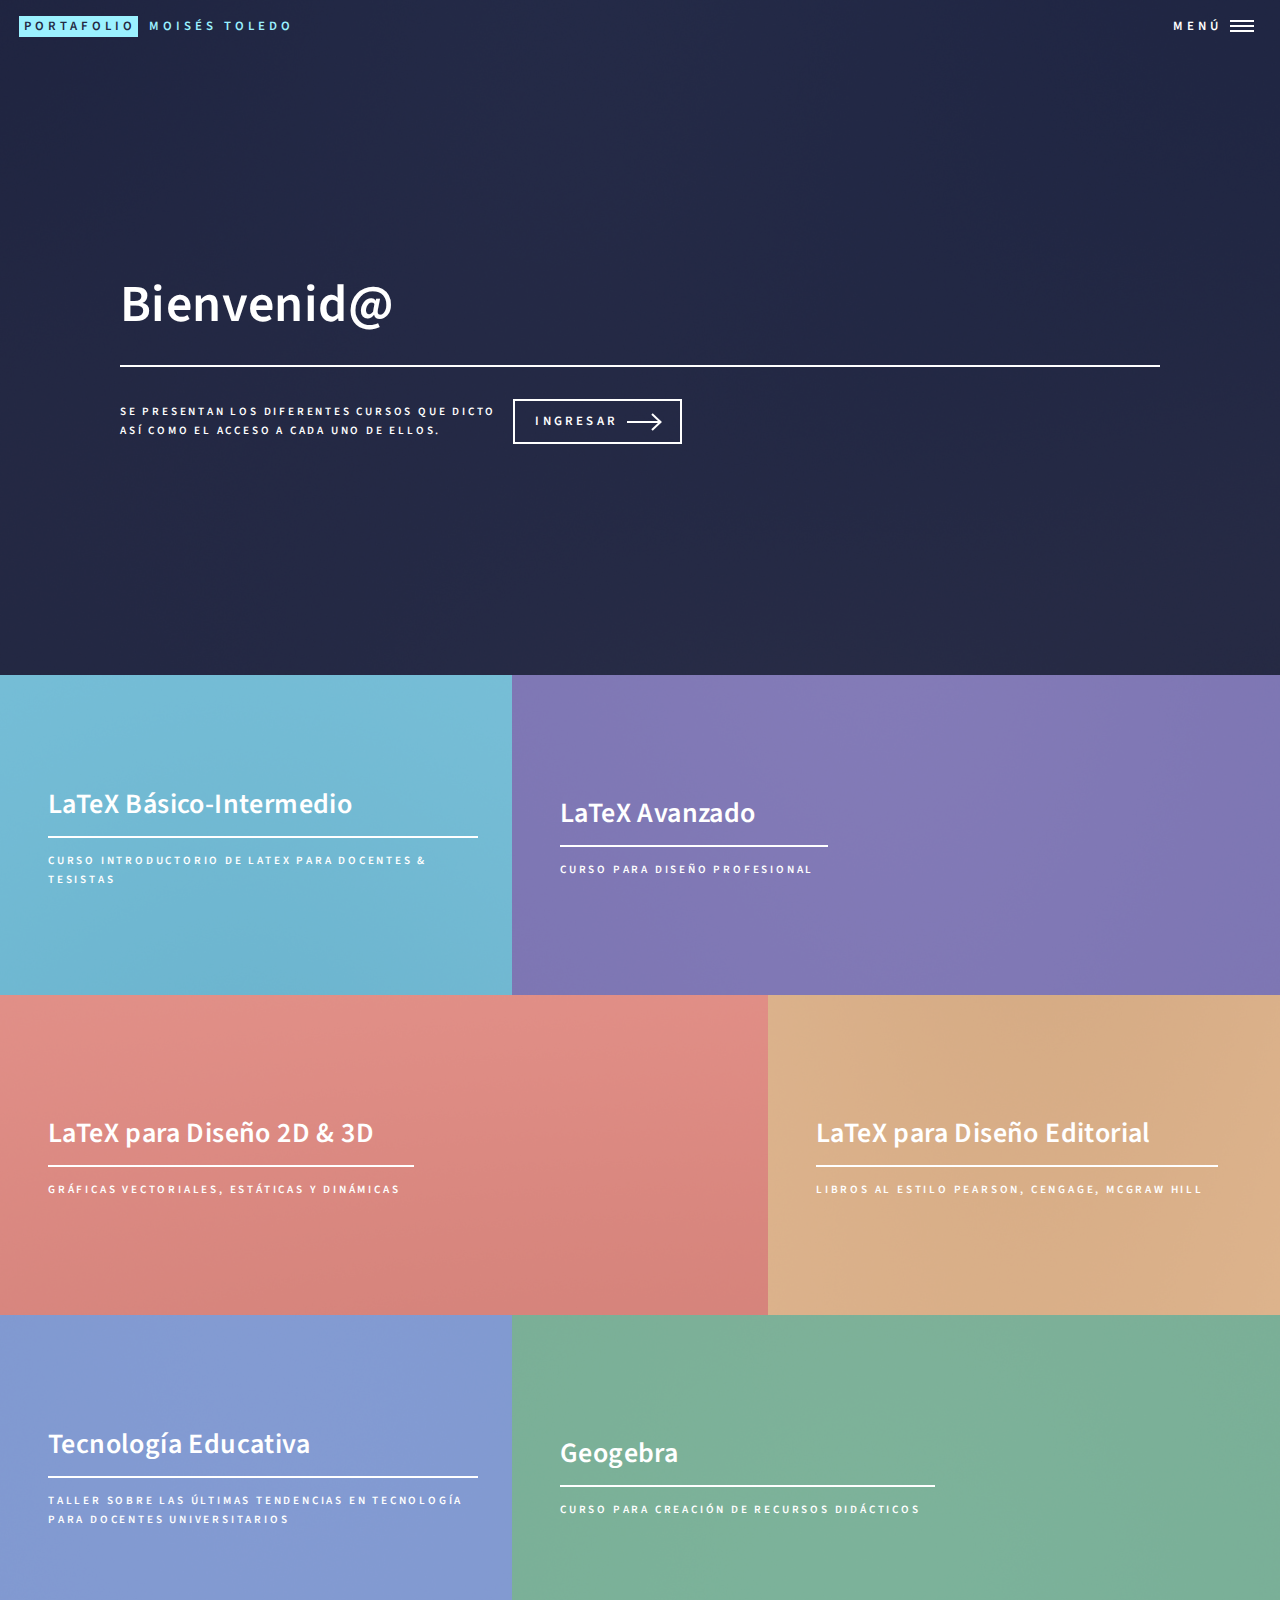
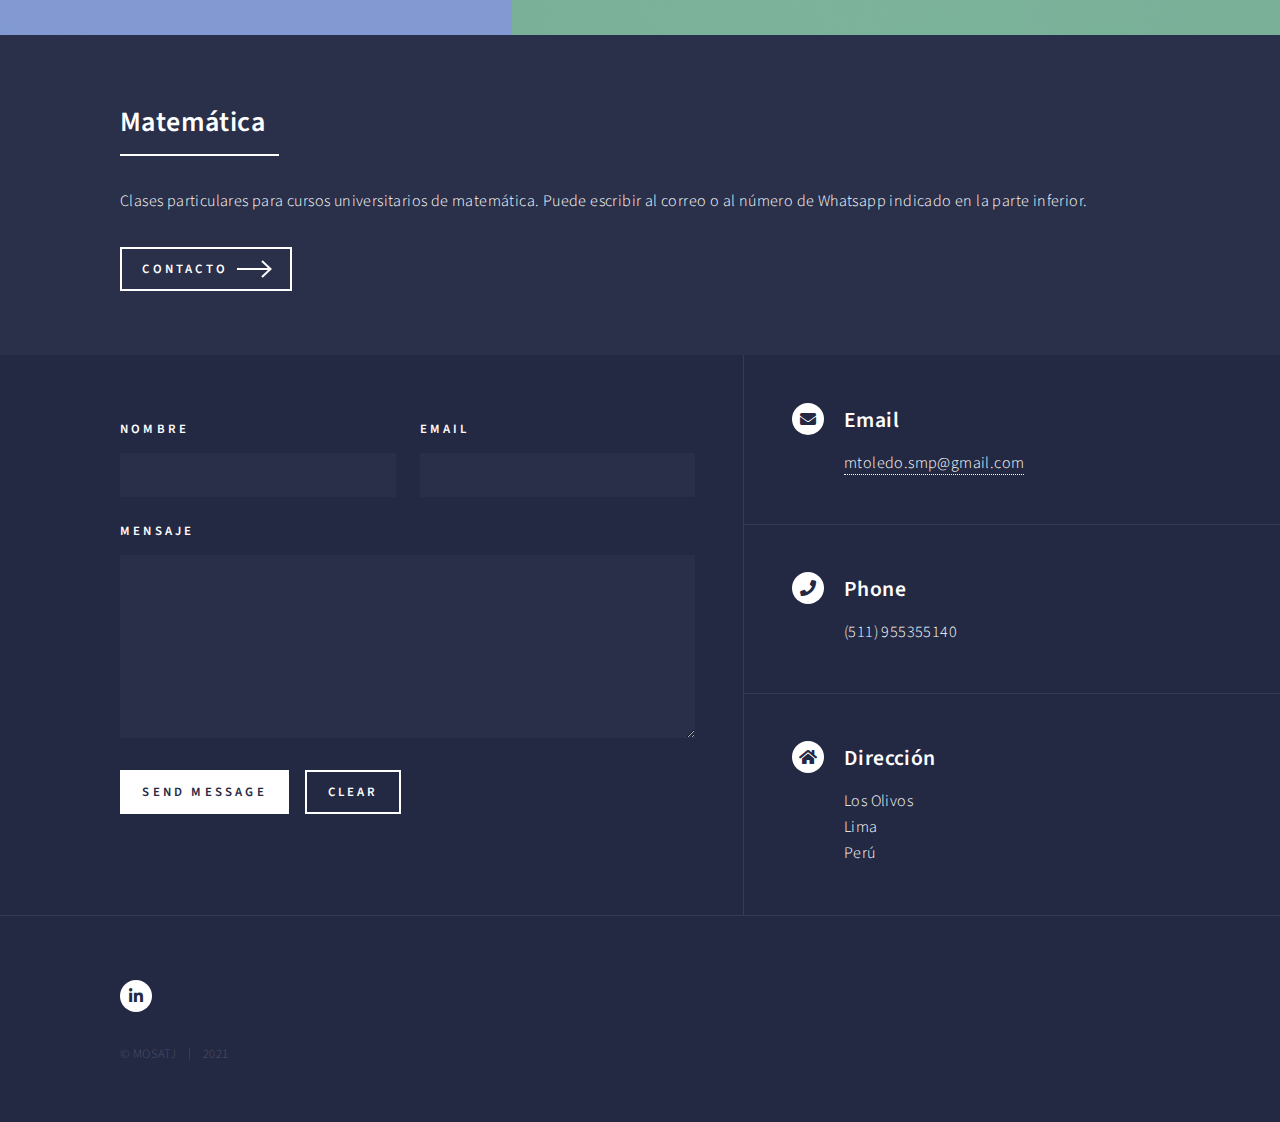
<file: index.html>
<!DOCTYPE HTML>
<!--
MTOLEDO
-->
<html>
	<head>
		<title>Portafolio Moisés Toledo</title>
		<meta charset="utf-8" />
		<meta name="viewport" content="width=device-width, initial-scale=1, user-scalable=no" />
		<link rel="stylesheet" href="assets/css/main.css" />
		<noscript><link rel="stylesheet" href="assets/css/noscript.css" /></noscript>
	</head>
	<body class="is-preload">

		<!-- Wrapper -->
			<div id="wrapper">

				<!-- Header -->
					<header id="header" class="alt">
						<a href="index.html" class="logo"><strong>Portafolio</strong> <span>Moisés Toledo</span></a>
						<nav>
							<a href="#menu">Menú</a>
						</nav>
					</header>

				<!-- Menu -->
					<nav id="menu">
						<ul class="links">
							<li><a href="index.html">Home</a></li>
							<li><a href="#">Matemática</a></li>
							<li><a href="tecnologia.html">Tecnología</a></li>
							<li><a href="latexbi.html">LaTeX</a></li>
						</ul>
						<ul class="actions stacked">
							<li><a href="#" class="button primary fit">CV Personal</a></li>
							<li><a href="#" class="button fit">Contacto</a></li>
						</ul>
					</nav>

				<!-- Banner -->
					<section id="banner" class="major">
						<div class="inner">
							<header class="major">
								<h1>Bienvenid@</h1>
							</header>
							<div class="content">
								<p>Se presentan los diferentes cursos que dicto<br />
								así como el acceso a cada uno de ellos.</p>
								<ul class="actions">
									<li><a href="#one" class="button next scrolly">Ingresar</a></li>
								</ul>
							</div>
						</div>
					</section>

				<!-- Main -->
					<div id="main">

						<!-- One -->
							<section id="one" class="tiles">
								<article>
									<span class="image">
										<img src="images/pic01.jpg" alt="" />
									</span>
									<header class="major">
										<h3><a href="latexbi.html" class="link">LaTeX Básico-Intermedio</a></h3>
										<p>Curso introductorio de LaTeX para docentes & tesistas</p>
									</header>
								</article>
								<article>
									<span class="image">
										<img src="images/pic02.jpg" alt="" />
									</span>
									<header class="major">
										<h3><a href="latexav.html" class="link">LaTeX Avanzado</a></h3>
										<p>Curso para diseño profesional</p>
									</header>
								</article>
								<article>
									<span class="image">
										<img src="images/pic03.jpg" alt="" />
									</span>
									<header class="major">
										<h3><a href="#" class="link">LaTeX para Diseño 2D & 3D</a></h3>
										<p>Gráficas vectoriales, estáticas y dinámicas</p>
									</header>
								</article>
								<article>
									<span class="image">
										<img src="images/pic04.jpg" alt="" />
									</span>
									<header class="major">
										<h3><a href="#" class="link">LaTeX para Diseño Editorial</a></h3>
										<p>Libros al estilo pearson, cengage, McGraw Hill</p>
									</header>
								</article>
								<article>
									<span class="image">
										<img src="images/pic05.jpg" alt="" />
									</span>
									<header class="major">
										<h3><a href="tecnologia.html" class="link">Tecnología Educativa</a></h3>
										<p>Taller sobre las últimas tendencias en tecnología para Docentes Universitarios</p>
									</header>
								</article>
								<article>
									<span class="image">
										<img src="images/pic06.jpg" alt="" />
									</span>
									<header class="major">
										<h3><a href="#" class="link">Geogebra</a></h3>
										<p>Curso para creación de recursos didácticos</p>
									</header>
								</article>
							</section>

						<!-- Two -->
							<section id="two">
								<div class="inner">
									<header class="major">
										<h2>Matemática</h2>
									</header>
									<p>Clases particulares para cursos universitarios de matemática. Puede escribir al correo o al número de Whatsapp indicado en la parte inferior.</p>
									<ul class="actions">
										<li><a href="#" class="button next">Contacto</a></li>
									</ul>
								</div>
							</section>

					</div>

				<!-- Contact -->
					<section id="contact">
						<div class="inner">
							<section>
								<form method="post" action="#">
									<div class="fields">
										<div class="field half">
											<label for="name">Nombre</label>
											<input type="text" name="name" id="name" />
										</div>
										<div class="field half">
											<label for="email">Email</label>
											<input type="text" name="email" id="email" />
										</div>
										<div class="field">
											<label for="message">Mensaje</label>
											<textarea name="message" id="message" rows="6"></textarea>
										</div>
									</div>
									<ul class="actions">
										<li><input type="submit" value="Send Message" class="primary" /></li>
										<li><input type="reset" value="Clear" /></li>
									</ul>
								</form>
							</section>
							<section class="split">
								<section>
									<div class="contact-method">
										<span class="icon solid alt fa-envelope"></span>
										<h3>Email</h3>
										<a href="#">mtoledo.smp@gmail.com</a>
									</div>
								</section>
								<section>
									<div class="contact-method">
										<span class="icon solid alt fa-phone"></span>
										<h3>Phone</h3>
										<span>(511) 955355140</span>
									</div>
								</section>
								<section>
									<div class="contact-method">
										<span class="icon solid alt fa-home"></span>
										<h3>Dirección</h3>
										<span>Los Olivos<br />
										Lima<br />
										Perú</span>
									</div>
								</section>
							</section>
						</div>
					</section>

				<!-- Footer -->
					<footer id="footer">
						<div class="inner">
							<ul class="icons">
								<!-- <li><a href="#" class="icon brands alt fa-twitter"><span class="label">Twitter</span></a></li> -->
								<!-- <li><a href="#" class="icon brands alt fa-facebook-f"><span class="label">Facebook</span></a></li>-->
								<!-- <li><a href="#" class="icon brands alt fa-instagram"><span class="label">Instagram</span></a></li>-->
								<!-- <li><a href="#" class="icon brands alt fa-github"><span class="label">GitHub</span></a></li>-->
								<li><a href="https://www.linkedin.com/in/moises-toledo/" class="icon brands alt fa-linkedin-in"><span class="label">LinkedIn</span></a></li>
							</ul>
							<ul class="copyright">
								<li>&copy; MOSATJ</li><li>2021</li>
							</ul>
						</div>
					</footer>

			</div>

		<!-- Scripts -->
			<script src="assets/js/jquery.min.js"></script>
			<script src="assets/js/jquery.scrolly.min.js"></script>
			<script src="assets/js/jquery.scrollex.min.js"></script>
			<script src="assets/js/browser.min.js"></script>
			<script src="assets/js/breakpoints.min.js"></script>
			<script src="assets/js/util.js"></script>
			<script src="assets/js/main.js"></script>

	</body>
</html>
</file>
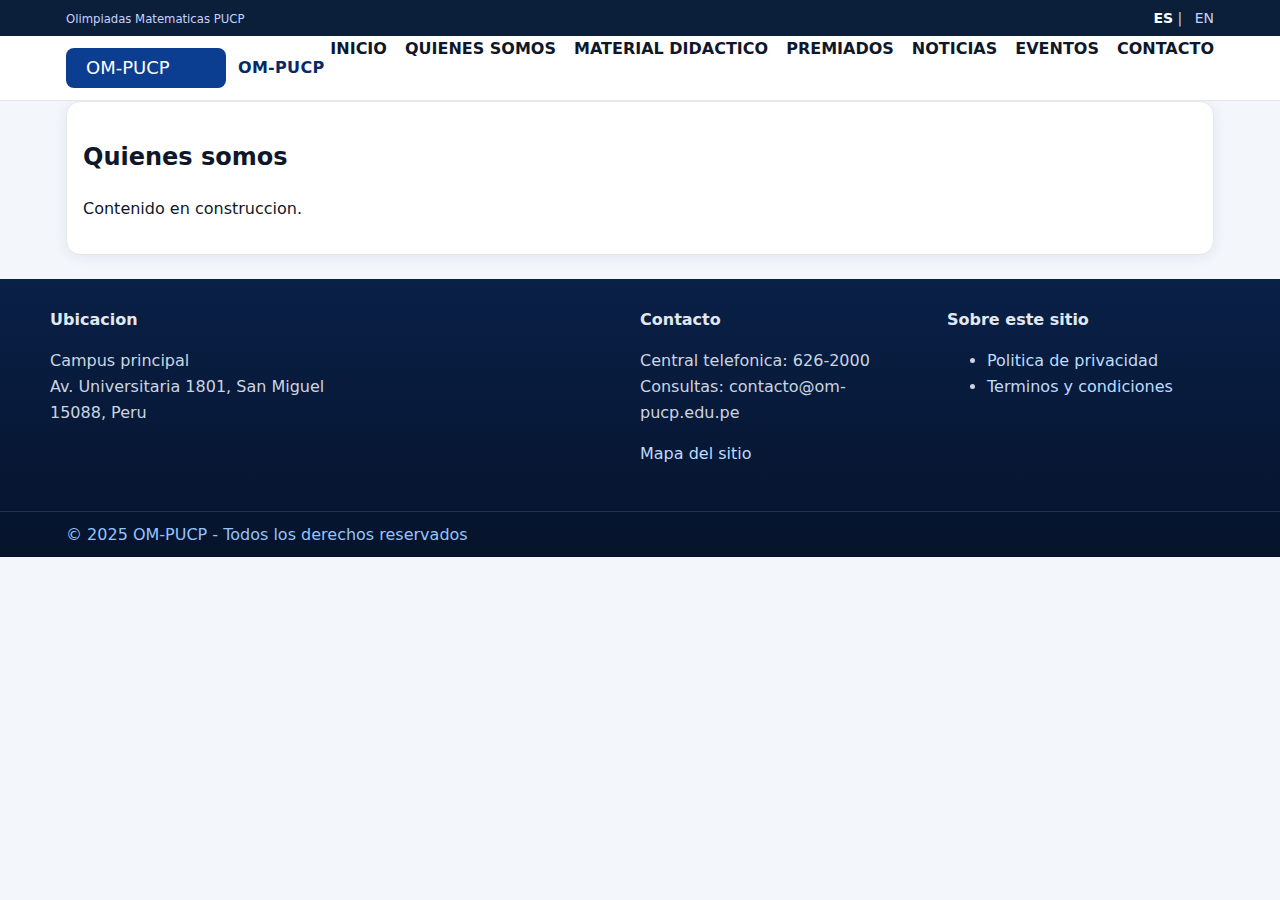
<file: acerca.html>
<!doctype html>
<html lang="es">
<head>
<meta charset="utf-8">
<meta name="viewport" content="width=device-width, initial-scale=1">
<title>Quienes somos</title>
<meta name="description" content="Quienes somos">
<link rel="icon" href="assets/img/logo_om_pucp.svg">
<link rel="stylesheet" href="assets/css/styles.css">
</head>
<body>
<div class="topbar">
  <div class="container">
    <div><small>Olimpiadas Matematicas PUCP</small></div>
    <div class="lang" aria-label="Idioma">
      <a href="#" class="active">ES</a> | <a href="#">EN</a>
    </div>
  </div>
</div>
<header>
  <div class="container nav-wrap">
    <a class="brand" href="index.html">
      <img src="assets/img/logo_om_pucp.svg" alt="Logo OM-PUCP">
      <span>OM-PUCP</span>
    </a>
    <nav class="main" aria-label="Principal">
      <ul class="menu">
        <li><a href="index.html">INICIO</a></li>
        <li><a href="acerca.html">QUIENES SOMOS</a></li>
        <li><a href="recursos.html">MATERIAL DIDACTICO</a></li>
        <li><a href="premiados.html">PREMIADOS</a></li>
        <li><a href="noticias.html">NOTICIAS</a></li>
        <li><a href="eventos.html">EVENTOS</a></li>
        <li><a href="contacto.html">CONTACTO</a></li>
      </ul>
    </nav>
  </div>
</header>
<script defer src="assets/js/app.js"></script>
<main class='container'><div class='card pad'><h2>Quienes somos</h2><p>Contenido en construccion.</p></div></main>
<footer>
  <div class="container foot">
    <div>
      <h4>Ubicacion</h4>
      <p>Campus principal<br>Av. Universitaria 1801, San Miguel<br>15088, Peru</p>
    </div>
    <div>
      <h4>Contacto</h4>
      <p>Central telefonica: 626-2000<br>Consultas: contacto@om-pucp.edu.pe</p>
      <p><a href="mapa.html">Mapa del sitio</a></p>
    </div>
    <div>
      <h4>Sobre este sitio</h4>
      <ul>
        <li><a href="#">Politica de privacidad</a></li>
        <li><a href="#">Terminos y condiciones</a></li>
      </ul>
    </div>
  </div>
  <div class="foot-bottom">
    <div class="container">&copy; 2025 OM-PUCP - Todos los derechos reservados</div>
  </div>
</footer>
</body>
</html>
</file>
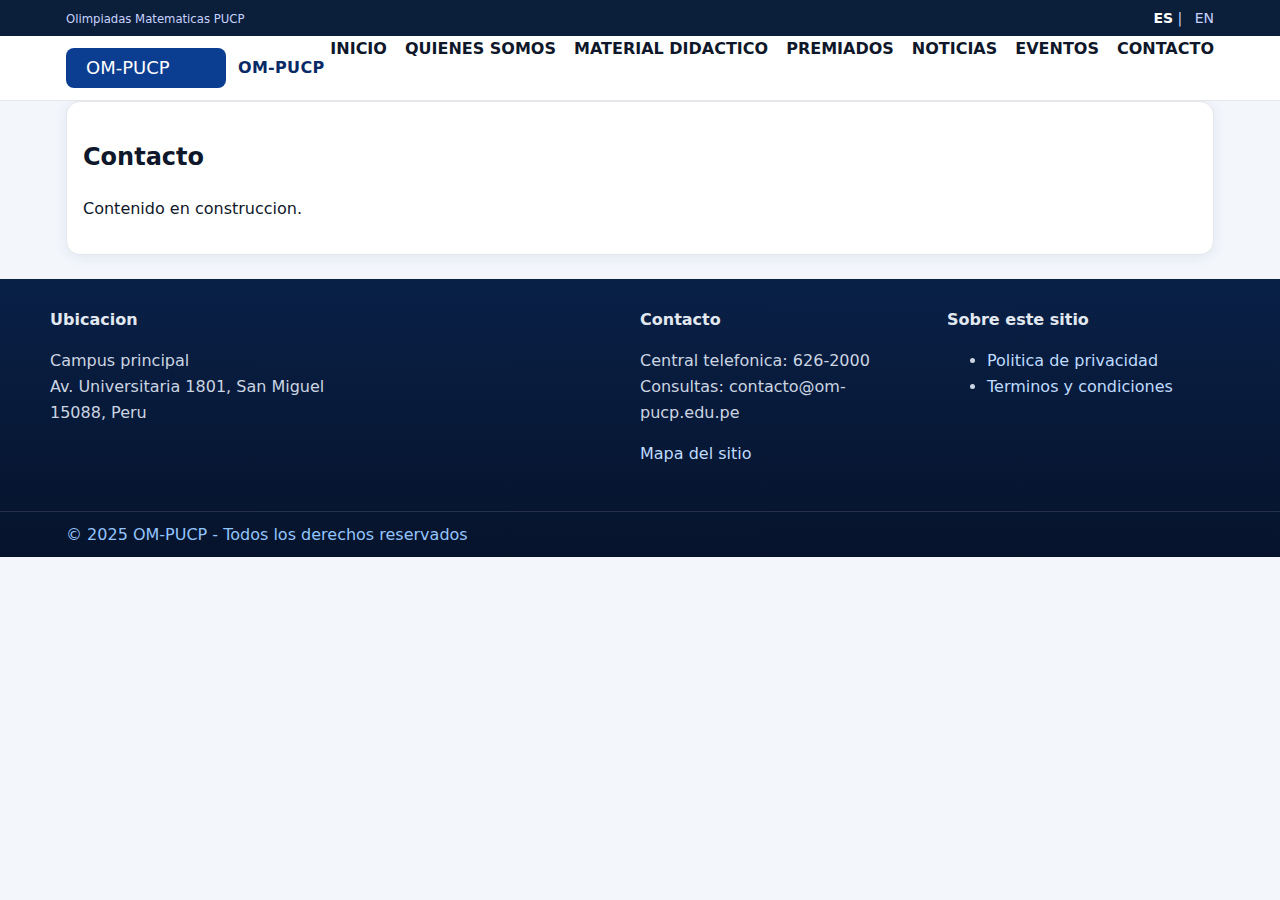
<file: contacto.html>
<!doctype html>
<html lang="es">
<head>
<meta charset="utf-8">
<meta name="viewport" content="width=device-width, initial-scale=1">
<title>Contacto</title>
<meta name="description" content="Contacto">
<link rel="icon" href="assets/img/logo_om_pucp.svg">
<link rel="stylesheet" href="assets/css/styles.css">
</head>
<body>
<div class="topbar">
  <div class="container">
    <div><small>Olimpiadas Matematicas PUCP</small></div>
    <div class="lang" aria-label="Idioma">
      <a href="#" class="active">ES</a> | <a href="#">EN</a>
    </div>
  </div>
</div>
<header>
  <div class="container nav-wrap">
    <a class="brand" href="index.html">
      <img src="assets/img/logo_om_pucp.svg" alt="Logo OM-PUCP">
      <span>OM-PUCP</span>
    </a>
    <nav class="main" aria-label="Principal">
      <ul class="menu">
        <li><a href="index.html">INICIO</a></li>
        <li><a href="acerca.html">QUIENES SOMOS</a></li>
        <li><a href="recursos.html">MATERIAL DIDACTICO</a></li>
        <li><a href="premiados.html">PREMIADOS</a></li>
        <li><a href="noticias.html">NOTICIAS</a></li>
        <li><a href="eventos.html">EVENTOS</a></li>
        <li><a href="contacto.html">CONTACTO</a></li>
      </ul>
    </nav>
  </div>
</header>
<script defer src="assets/js/app.js"></script>
<main class='container'><div class='card pad'><h2>Contacto</h2><p>Contenido en construccion.</p></div></main>
<footer>
  <div class="container foot">
    <div>
      <h4>Ubicacion</h4>
      <p>Campus principal<br>Av. Universitaria 1801, San Miguel<br>15088, Peru</p>
    </div>
    <div>
      <h4>Contacto</h4>
      <p>Central telefonica: 626-2000<br>Consultas: contacto@om-pucp.edu.pe</p>
      <p><a href="mapa.html">Mapa del sitio</a></p>
    </div>
    <div>
      <h4>Sobre este sitio</h4>
      <ul>
        <li><a href="#">Politica de privacidad</a></li>
        <li><a href="#">Terminos y condiciones</a></li>
      </ul>
    </div>
  </div>
  <div class="foot-bottom">
    <div class="container">&copy; 2025 OM-PUCP - Todos los derechos reservados</div>
  </div>
</footer>
</body>
</html>
</file>
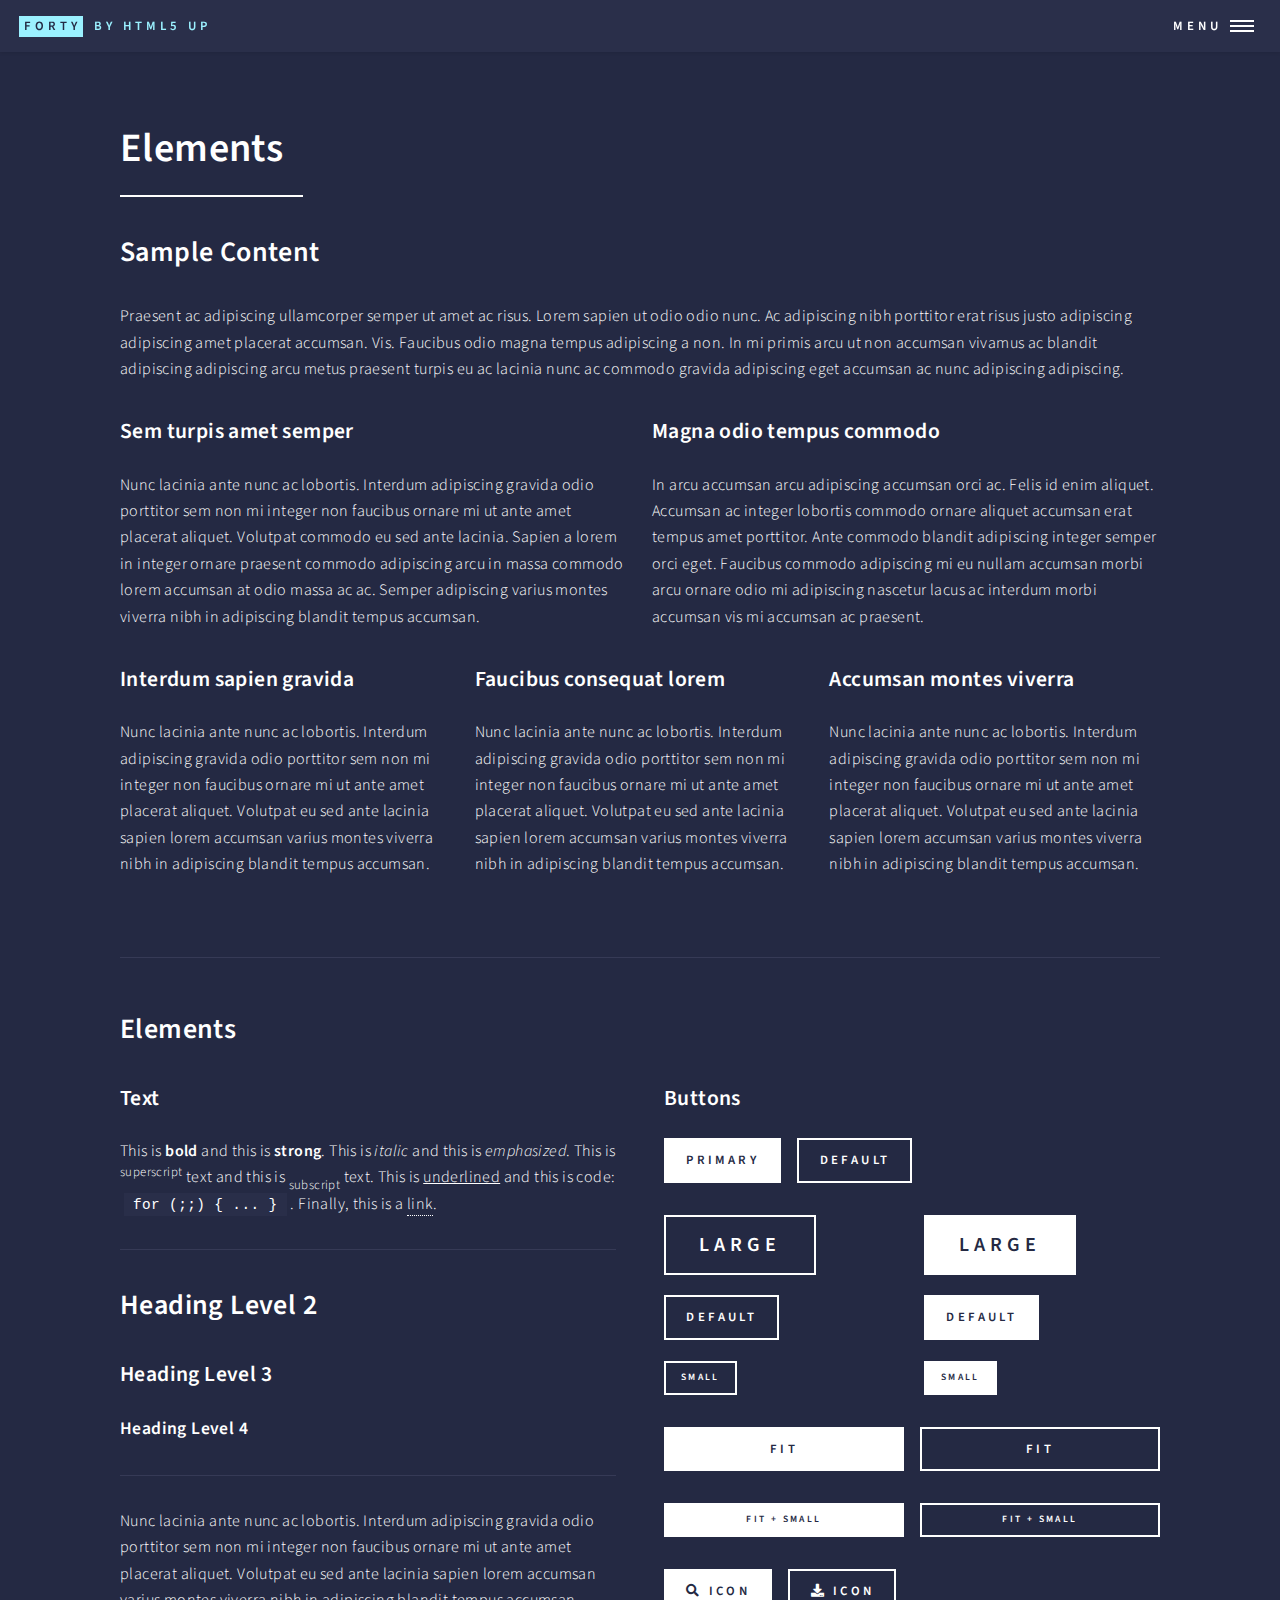
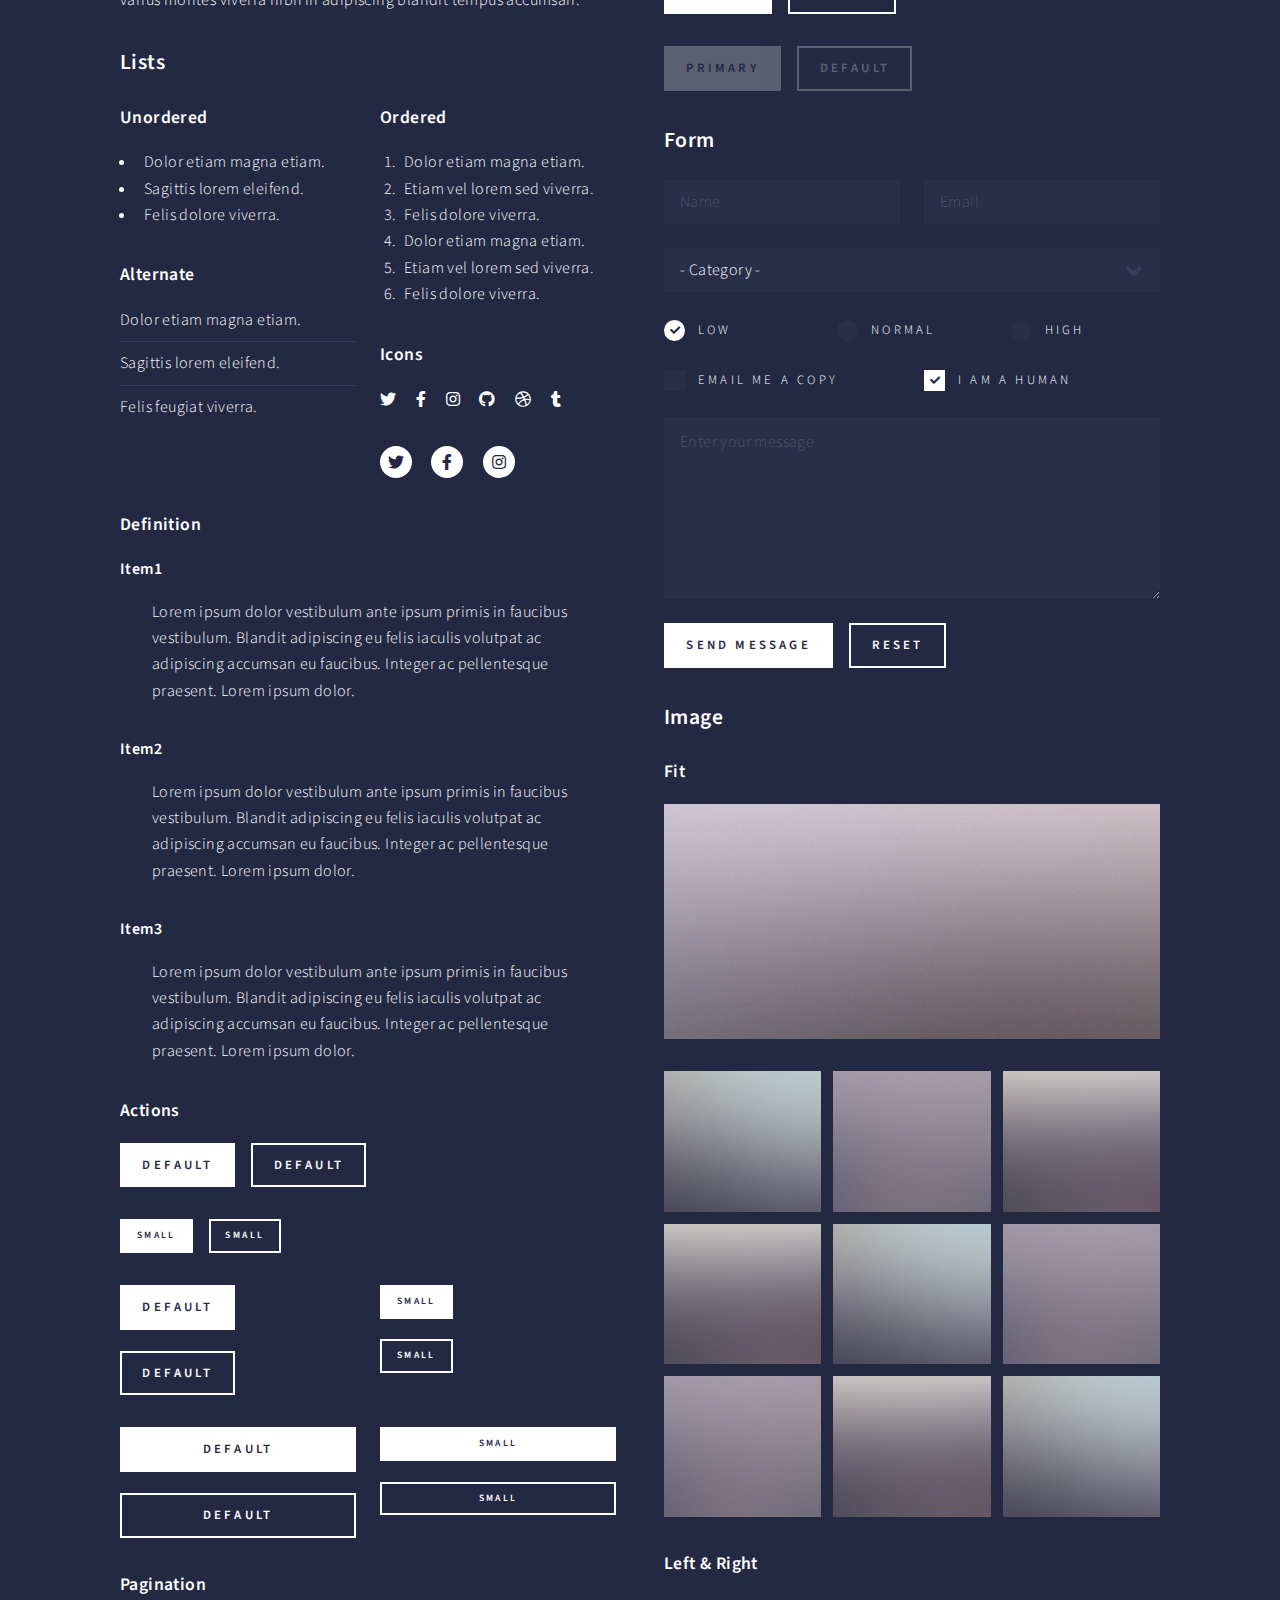
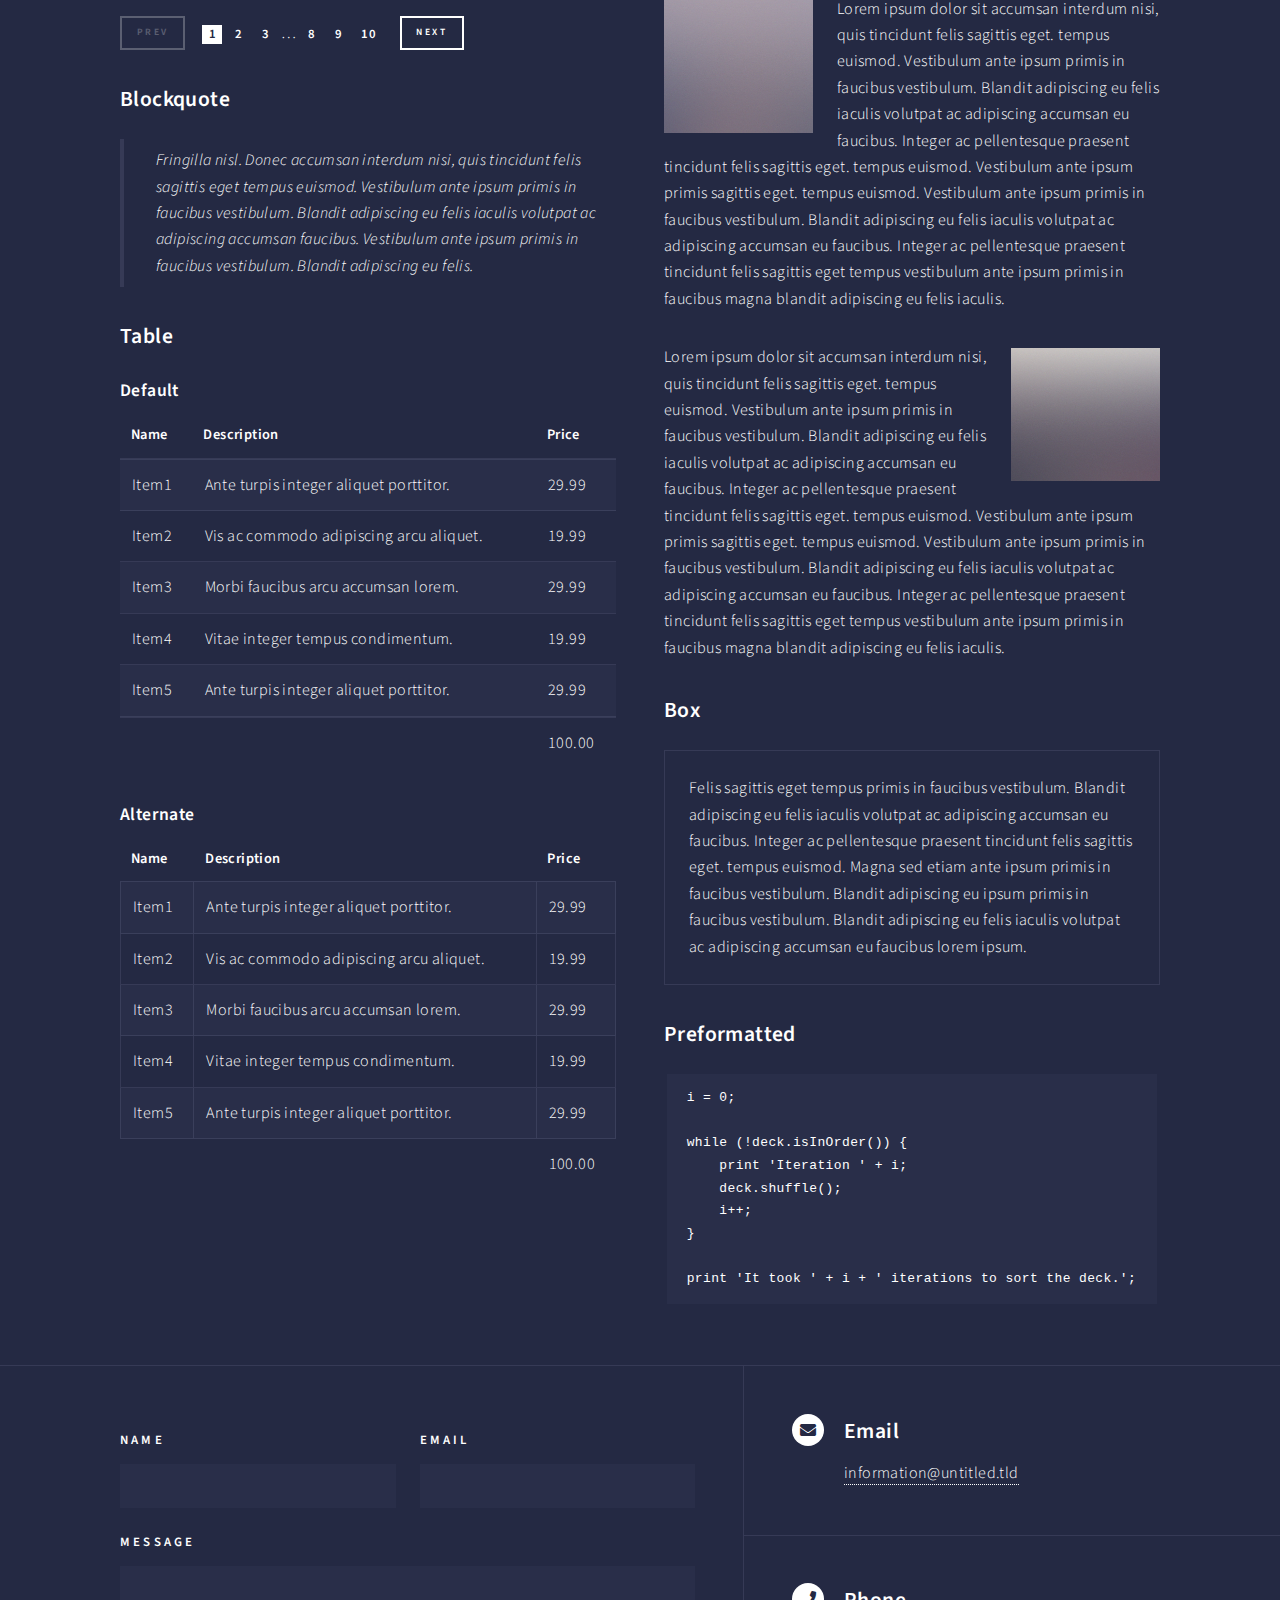
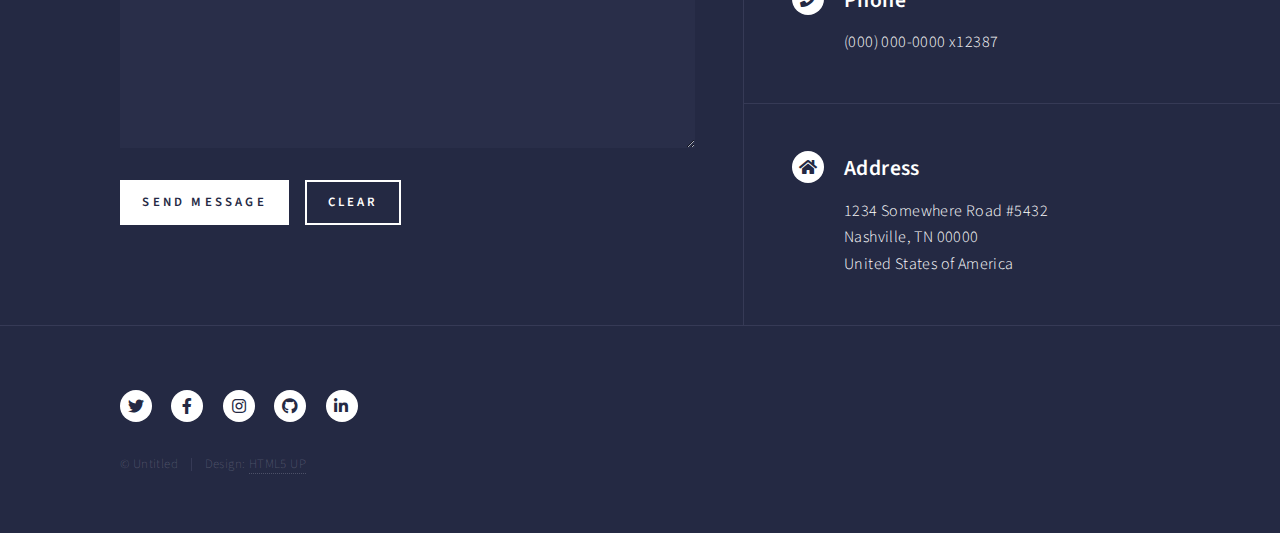
<file: elements.html>
<!DOCTYPE HTML>
<!--
	Forty by HTML5 UP
	html5up.net | @ajlkn
	Free for personal and commercial use under the CCA 3.0 license (html5up.net/license)
-->
<html>
	<head>
		<title>Elements - Forty by HTML5 UP</title>
		<meta charset="utf-8" />
		<meta name="viewport" content="width=device-width, initial-scale=1, user-scalable=no" />
		<link rel="stylesheet" href="assets/css/main.css" />
		<noscript><link rel="stylesheet" href="assets/css/noscript.css" /></noscript>
	</head>
	<body class="is-preload">

		<!-- Wrapper -->
			<div id="wrapper">

				<!-- Header -->
					<header id="header">
						<a href="index.html" class="logo"><strong>Forty</strong> <span>by HTML5 UP</span></a>
						<nav>
							<a href="#menu">Menu</a>
						</nav>
					</header>

				<!-- Menu -->
					<nav id="menu">
						<ul class="links">
							<li><a href="index.html">Home</a></li>
							<li><a href="landing.html">Landing</a></li>
							<li><a href="generic.html">Generic</a></li>
							<li><a href="elements.html">Elements</a></li>
						</ul>
						<ul class="actions stacked">
							<li><a href="#" class="button primary fit">Get Started</a></li>
							<li><a href="#" class="button fit">Log In</a></li>
						</ul>
					</nav>

				<!-- Main -->
					<div id="main" class="alt">

						<!-- One -->
							<section id="one">
								<div class="inner">
									<header class="major">
										<h1>Elements</h1>
									</header>

									<!-- Content -->
										<h2 id="content">Sample Content</h2>
										<p>Praesent ac adipiscing ullamcorper semper ut amet ac risus. Lorem sapien ut odio odio nunc. Ac adipiscing nibh porttitor erat risus justo adipiscing adipiscing amet placerat accumsan. Vis. Faucibus odio magna tempus adipiscing a non. In mi primis arcu ut non accumsan vivamus ac blandit adipiscing adipiscing arcu metus praesent turpis eu ac lacinia nunc ac commodo gravida adipiscing eget accumsan ac nunc adipiscing adipiscing.</p>
										<div class="row">
											<div class="col-6 col-12-small">
												<h3>Sem turpis amet semper</h3>
												<p>Nunc lacinia ante nunc ac lobortis. Interdum adipiscing gravida odio porttitor sem non mi integer non faucibus ornare mi ut ante amet placerat aliquet. Volutpat commodo eu sed ante lacinia. Sapien a lorem in integer ornare praesent commodo adipiscing arcu in massa commodo lorem accumsan at odio massa ac ac. Semper adipiscing varius montes viverra nibh in adipiscing blandit tempus accumsan.</p>
											</div>
											<div class="col-6 col-12-small">
												<h3>Magna odio tempus commodo</h3>
												<p>In arcu accumsan arcu adipiscing accumsan orci ac. Felis id enim aliquet. Accumsan ac integer lobortis commodo ornare aliquet accumsan erat tempus amet porttitor. Ante commodo blandit adipiscing integer semper orci eget. Faucibus commodo adipiscing mi eu nullam accumsan morbi arcu ornare odio mi adipiscing nascetur lacus ac interdum morbi accumsan vis mi accumsan ac praesent.</p>
											</div>
											<!-- Break -->
											<div class="col-4 col-12-medium">
												<h3>Interdum sapien gravida</h3>
												<p>Nunc lacinia ante nunc ac lobortis. Interdum adipiscing gravida odio porttitor sem non mi integer non faucibus ornare mi ut ante amet placerat aliquet. Volutpat eu sed ante lacinia sapien lorem accumsan varius montes viverra nibh in adipiscing blandit tempus accumsan.</p>
											</div>
											<div class="col-4 col-12-medium">
												<h3>Faucibus consequat lorem</h3>
												<p>Nunc lacinia ante nunc ac lobortis. Interdum adipiscing gravida odio porttitor sem non mi integer non faucibus ornare mi ut ante amet placerat aliquet. Volutpat eu sed ante lacinia sapien lorem accumsan varius montes viverra nibh in adipiscing blandit tempus accumsan.</p>
											</div>
											<div class="col-4 col-12-medium">
												<h3>Accumsan montes viverra</h3>
												<p>Nunc lacinia ante nunc ac lobortis. Interdum adipiscing gravida odio porttitor sem non mi integer non faucibus ornare mi ut ante amet placerat aliquet. Volutpat eu sed ante lacinia sapien lorem accumsan varius montes viverra nibh in adipiscing blandit tempus accumsan.</p>
											</div>
										</div>

									<hr class="major" />

									<!-- Elements -->
										<h2 id="elements">Elements</h2>
										<div class="row gtr-200">
											<div class="col-6 col-12-medium">

												<!-- Text stuff -->
													<h3>Text</h3>
													<p>This is <b>bold</b> and this is <strong>strong</strong>. This is <i>italic</i> and this is <em>emphasized</em>.
													This is <sup>superscript</sup> text and this is <sub>subscript</sub> text.
													This is <u>underlined</u> and this is code: <code>for (;;) { ... }</code>.
													Finally, this is a <a href="#">link</a>.</p>
													<hr />
													<h2>Heading Level 2</h2>
													<h3>Heading Level 3</h3>
													<h4>Heading Level 4</h4>
													<hr />
													<p>Nunc lacinia ante nunc ac lobortis. Interdum adipiscing gravida odio porttitor sem non mi integer non faucibus ornare mi ut ante amet placerat aliquet. Volutpat eu sed ante lacinia sapien lorem accumsan varius montes viverra nibh in adipiscing blandit tempus accumsan.</p>

												<!-- Lists -->
													<h3>Lists</h3>
													<div class="row">
														<div class="col-6 col-12-small">

															<h4>Unordered</h4>
															<ul>
																<li>Dolor etiam magna etiam.</li>
																<li>Sagittis lorem eleifend.</li>
																<li>Felis dolore viverra.</li>
															</ul>

															<h4>Alternate</h4>
															<ul class="alt">
																<li>Dolor etiam magna etiam.</li>
																<li>Sagittis lorem eleifend.</li>
																<li>Felis feugiat viverra.</li>
															</ul>

														</div>
														<div class="col-6 col-12-small">

															<h4>Ordered</h4>
															<ol>
																<li>Dolor etiam magna etiam.</li>
																<li>Etiam vel lorem sed viverra.</li>
																<li>Felis dolore viverra.</li>
																<li>Dolor etiam magna etiam.</li>
																<li>Etiam vel lorem sed viverra.</li>
																<li>Felis dolore viverra.</li>
															</ol>

															<h4>Icons</h4>
															<ul class="icons">
																<li><a href="#" class="icon brands fa-twitter"><span class="label">Twitter</span></a></li>
																<li><a href="#" class="icon brands fa-facebook-f"><span class="label">Facebook</span></a></li>
																<li><a href="#" class="icon brands fa-instagram"><span class="label">Instagram</span></a></li>
																<li><a href="#" class="icon brands fa-github"><span class="label">Github</span></a></li>
																<li><a href="#" class="icon brands fa-dribbble"><span class="label">Dribbble</span></a></li>
																<li><a href="#" class="icon brands fa-tumblr"><span class="label">Tumblr</span></a></li>
															</ul>
															<ul class="icons">
																<li><a href="#" class="icon brands alt fa-twitter"><span class="label">Twitter</span></a></li>
																<li><a href="#" class="icon brands alt fa-facebook-f"><span class="label">Facebook</span></a></li>
																<li><a href="#" class="icon brands alt fa-instagram"><span class="label">Instagram</span></a></li>
															</ul>

														</div>
													</div>
													<h4>Definition</h4>
													<dl>
														<dt>Item1</dt>
														<dd>
															<p>Lorem ipsum dolor vestibulum ante ipsum primis in faucibus vestibulum. Blandit adipiscing eu felis iaculis volutpat ac adipiscing accumsan eu faucibus. Integer ac pellentesque praesent. Lorem ipsum dolor.</p>
														</dd>
														<dt>Item2</dt>
														<dd>
															<p>Lorem ipsum dolor vestibulum ante ipsum primis in faucibus vestibulum. Blandit adipiscing eu felis iaculis volutpat ac adipiscing accumsan eu faucibus. Integer ac pellentesque praesent. Lorem ipsum dolor.</p>
														</dd>
														<dt>Item3</dt>
														<dd>
															<p>Lorem ipsum dolor vestibulum ante ipsum primis in faucibus vestibulum. Blandit adipiscing eu felis iaculis volutpat ac adipiscing accumsan eu faucibus. Integer ac pellentesque praesent. Lorem ipsum dolor.</p>
														</dd>
													</dl>

													<h4>Actions</h4>
													<ul class="actions">
														<li><a href="#" class="button primary">Default</a></li>
														<li><a href="#" class="button">Default</a></li>
													</ul>
													<ul class="actions small">
														<li><a href="#" class="button primary small">Small</a></li>
														<li><a href="#" class="button small">Small</a></li>
													</ul>
													<div class="row">
														<div class="col-6 col-12-small">
															<ul class="actions stacked">
																<li><a href="#" class="button primary">Default</a></li>
																<li><a href="#" class="button">Default</a></li>
															</ul>
														</div>
														<div class="col-6 col-12-small">
															<ul class="actions stacked">
																<li><a href="#" class="button primary small">Small</a></li>
																<li><a href="#" class="button small">Small</a></li>
															</ul>
														</div>
														<div class="col-6 col-12-small">
															<ul class="actions stacked">
																<li><a href="#" class="button primary fit">Default</a></li>
																<li><a href="#" class="button fit">Default</a></li>
															</ul>
														</div>
														<div class="col-6 col-12-small">
															<ul class="actions stacked">
																<li><a href="#" class="button primary small fit">Small</a></li>
																<li><a href="#" class="button small fit">Small</a></li>
															</ul>
														</div>
													</div>

													<h4>Pagination</h4>
													<ul class="pagination">
														<li><span class="button small disabled">Prev</span></li>
														<li><a href="#" class="page active">1</a></li>
														<li><a href="#" class="page">2</a></li>
														<li><a href="#" class="page">3</a></li>
														<li><span>&hellip;</span></li>
														<li><a href="#" class="page">8</a></li>
														<li><a href="#" class="page">9</a></li>
														<li><a href="#" class="page">10</a></li>
														<li><a href="#" class="button small">Next</a></li>
													</ul>

												<!-- Blockquote -->
													<h3>Blockquote</h3>
													<blockquote>Fringilla nisl. Donec accumsan interdum nisi, quis tincidunt felis sagittis eget tempus euismod. Vestibulum ante ipsum primis in faucibus vestibulum. Blandit adipiscing eu felis iaculis volutpat ac adipiscing accumsan faucibus. Vestibulum ante ipsum primis in faucibus vestibulum. Blandit adipiscing eu felis.</blockquote>

												<!-- Table -->
													<h3>Table</h3>

													<h4>Default</h4>
													<div class="table-wrapper">
														<table>
															<thead>
																<tr>
																	<th>Name</th>
																	<th>Description</th>
																	<th>Price</th>
																</tr>
															</thead>
															<tbody>
																<tr>
																	<td>Item1</td>
																	<td>Ante turpis integer aliquet porttitor.</td>
																	<td>29.99</td>
																</tr>
																<tr>
																	<td>Item2</td>
																	<td>Vis ac commodo adipiscing arcu aliquet.</td>
																	<td>19.99</td>
																</tr>
																<tr>
																	<td>Item3</td>
																	<td> Morbi faucibus arcu accumsan lorem.</td>
																	<td>29.99</td>
																</tr>
																<tr>
																	<td>Item4</td>
																	<td>Vitae integer tempus condimentum.</td>
																	<td>19.99</td>
																</tr>
																<tr>
																	<td>Item5</td>
																	<td>Ante turpis integer aliquet porttitor.</td>
																	<td>29.99</td>
																</tr>
															</tbody>
															<tfoot>
																<tr>
																	<td colspan="2"></td>
																	<td>100.00</td>
																</tr>
															</tfoot>
														</table>
													</div>

													<h4>Alternate</h4>
													<div class="table-wrapper">
														<table class="alt">
															<thead>
																<tr>
																	<th>Name</th>
																	<th>Description</th>
																	<th>Price</th>
																</tr>
															</thead>
															<tbody>
																<tr>
																	<td>Item1</td>
																	<td>Ante turpis integer aliquet porttitor.</td>
																	<td>29.99</td>
																</tr>
																<tr>
																	<td>Item2</td>
																	<td>Vis ac commodo adipiscing arcu aliquet.</td>
																	<td>19.99</td>
																</tr>
																<tr>
																	<td>Item3</td>
																	<td> Morbi faucibus arcu accumsan lorem.</td>
																	<td>29.99</td>
																</tr>
																<tr>
																	<td>Item4</td>
																	<td>Vitae integer tempus condimentum.</td>
																	<td>19.99</td>
																</tr>
																<tr>
																	<td>Item5</td>
																	<td>Ante turpis integer aliquet porttitor.</td>
																	<td>29.99</td>
																</tr>
															</tbody>
															<tfoot>
																<tr>
																	<td colspan="2"></td>
																	<td>100.00</td>
																</tr>
															</tfoot>
														</table>
													</div>

											</div>
											<div class="col-6 col-12-medium">

												<!-- Buttons -->
													<h3>Buttons</h3>
													<ul class="actions">
														<li><a href="#" class="button primary">Primary</a></li>
														<li><a href="#" class="button">Default</a></li>
													</ul>
													<div class="row">
														<div class="col-6 col-12-xsmall">
															<ul class="actions stacked">
																<li><a href="#" class="button large">Large</a></li>
																<li><a href="#" class="button">Default</a></li>
																<li><a href="#" class="button small">Small</a></li>
															</ul>
														</div>
														<div class="col-6 col-12-xsmall">
															<ul class="actions stacked">
																<li><a href="#" class="button primary large">Large</a></li>
																<li><a href="#" class="button primary">Default</a></li>
																<li><a href="#" class="button primary small">Small</a></li>
															</ul>
														</div>
													</div>
													<ul class="actions fit">
														<li><a href="#" class="button primary fit">Fit</a></li>
														<li><a href="#" class="button fit">Fit</a></li>
													</ul>
													<ul class="actions fit small">
														<li><a href="#" class="button primary fit small">Fit + Small</a></li>
														<li><a href="#" class="button fit small">Fit + Small</a></li>
													</ul>
													<ul class="actions">
														<li><a href="#" class="button primary icon solid fa-search">Icon</a></li>
														<li><a href="#" class="button icon solid fa-download">Icon</a></li>
													</ul>
													<ul class="actions">
														<li><span class="button primary disabled">Primary</span></li>
														<li><span class="button disabled">Default</span></li>
													</ul>

												<!-- Form -->
													<h3>Form</h3>

													<form method="post" action="#">
														<div class="row gtr-uniform">
															<div class="col-6 col-12-xsmall">
																<input type="text" name="demo-name" id="demo-name" value="" placeholder="Name" />
															</div>
															<div class="col-6 col-12-xsmall">
																<input type="email" name="demo-email" id="demo-email" value="" placeholder="Email" />
															</div>
															<!-- Break -->
															<div class="col-12">
																<select name="demo-category" id="demo-category">
																	<option value="">- Category -</option>
																	<option value="1">Manufacturing</option>
																	<option value="1">Shipping</option>
																	<option value="1">Administration</option>
																	<option value="1">Human Resources</option>
																</select>
															</div>
															<!-- Break -->
															<div class="col-4 col-12-small">
																<input type="radio" id="demo-priority-low" name="demo-priority" checked>
																<label for="demo-priority-low">Low</label>
															</div>
															<div class="col-4 col-12-small">
																<input type="radio" id="demo-priority-normal" name="demo-priority">
																<label for="demo-priority-normal">Normal</label>
															</div>
															<div class="col-4 col-12-small">
																<input type="radio" id="demo-priority-high" name="demo-priority">
																<label for="demo-priority-high">High</label>
															</div>
															<!-- Break -->
															<div class="col-6 col-12-small">
																<input type="checkbox" id="demo-copy" name="demo-copy">
																<label for="demo-copy">Email me a copy</label>
															</div>
															<div class="col-6 col-12-small">
																<input type="checkbox" id="demo-human" name="demo-human" checked>
																<label for="demo-human">I am a human</label>
															</div>
															<!-- Break -->
															<div class="col-12">
																<textarea name="demo-message" id="demo-message" placeholder="Enter your message" rows="6"></textarea>
															</div>
															<!-- Break -->
															<div class="col-12">
																<ul class="actions">
																	<li><input type="submit" value="Send Message" class="primary" /></li>
																	<li><input type="reset" value="Reset" /></li>
																</ul>
															</div>
														</div>
													</form>

												<!-- Image -->
													<h3>Image</h3>

													<h4>Fit</h4>
													<span class="image fit"><img src="images/pic03.jpg" alt="" /></span>
													<div class="box alt">
														<div class="row gtr-50 gtr-uniform">
															<div class="col-4"><span class="image fit"><img src="images/pic08.jpg" alt="" /></span></div>
															<div class="col-4"><span class="image fit"><img src="images/pic09.jpg" alt="" /></span></div>
															<div class="col-4"><span class="image fit"><img src="images/pic10.jpg" alt="" /></span></div>
															<!-- Break -->
															<div class="col-4"><span class="image fit"><img src="images/pic10.jpg" alt="" /></span></div>
															<div class="col-4"><span class="image fit"><img src="images/pic08.jpg" alt="" /></span></div>
															<div class="col-4"><span class="image fit"><img src="images/pic09.jpg" alt="" /></span></div>
															<!-- Break -->
															<div class="col-4"><span class="image fit"><img src="images/pic09.jpg" alt="" /></span></div>
															<div class="col-4"><span class="image fit"><img src="images/pic10.jpg" alt="" /></span></div>
															<div class="col-4"><span class="image fit"><img src="images/pic08.jpg" alt="" /></span></div>
														</div>
													</div>

													<h4>Left &amp; Right</h4>
													<p><span class="image left"><img src="images/pic09.jpg" alt="" /></span>Lorem ipsum dolor sit accumsan interdum nisi, quis tincidunt felis sagittis eget. tempus euismod. Vestibulum ante ipsum primis in faucibus vestibulum. Blandit adipiscing eu felis iaculis volutpat ac adipiscing accumsan eu faucibus. Integer ac pellentesque praesent tincidunt felis sagittis eget. tempus euismod. Vestibulum ante ipsum primis sagittis eget. tempus euismod. Vestibulum ante ipsum primis in faucibus vestibulum. Blandit adipiscing eu felis iaculis volutpat ac adipiscing accumsan eu faucibus. Integer ac pellentesque praesent tincidunt felis sagittis eget tempus vestibulum ante ipsum primis in faucibus magna blandit adipiscing eu felis iaculis.</p>
													<p><span class="image right"><img src="images/pic10.jpg" alt="" /></span>Lorem ipsum dolor sit accumsan interdum nisi, quis tincidunt felis sagittis eget. tempus euismod. Vestibulum ante ipsum primis in faucibus vestibulum. Blandit adipiscing eu felis iaculis volutpat ac adipiscing accumsan eu faucibus. Integer ac pellentesque praesent tincidunt felis sagittis eget. tempus euismod. Vestibulum ante ipsum primis sagittis eget. tempus euismod. Vestibulum ante ipsum primis in faucibus vestibulum. Blandit adipiscing eu felis iaculis volutpat ac adipiscing accumsan eu faucibus. Integer ac pellentesque praesent tincidunt felis sagittis eget tempus vestibulum ante ipsum primis in faucibus magna blandit adipiscing eu felis iaculis.</p>

												<!-- Box -->
													<h3>Box</h3>
													<div class="box">
														<p>Felis sagittis eget tempus primis in faucibus vestibulum. Blandit adipiscing eu felis iaculis volutpat ac adipiscing accumsan eu faucibus. Integer ac pellentesque praesent tincidunt felis sagittis eget. tempus euismod. Magna sed etiam ante ipsum primis in faucibus vestibulum. Blandit adipiscing eu ipsum primis in faucibus vestibulum. Blandit adipiscing eu felis iaculis volutpat ac adipiscing accumsan eu faucibus lorem ipsum.</p>
													</div>

												<!-- Preformatted Code -->
													<h3>Preformatted</h3>
													<pre><code>i = 0;

while (!deck.isInOrder()) {
    print 'Iteration ' + i;
    deck.shuffle();
    i++;
}

print 'It took ' + i + ' iterations to sort the deck.';
</code></pre>

											</div>
										</div>

								</div>
							</section>

					</div>

				<!-- Contact -->
					<section id="contact">
						<div class="inner">
							<section>
								<form method="post" action="#">
									<div class="fields">
										<div class="field half">
											<label for="name">Name</label>
											<input type="text" name="name" id="name" />
										</div>
										<div class="field half">
											<label for="email">Email</label>
											<input type="text" name="email" id="email" />
										</div>
										<div class="field">
											<label for="message">Message</label>
											<textarea name="message" id="message" rows="6"></textarea>
										</div>
									</div>
									<ul class="actions">
										<li><input type="submit" value="Send Message" class="primary" /></li>
										<li><input type="reset" value="Clear" /></li>
									</ul>
								</form>
							</section>
							<section class="split">
								<section>
									<div class="contact-method">
										<span class="icon solid alt fa-envelope"></span>
										<h3>Email</h3>
										<a href="#">information@untitled.tld</a>
									</div>
								</section>
								<section>
									<div class="contact-method">
										<span class="icon solid alt fa-phone"></span>
										<h3>Phone</h3>
										<span>(000) 000-0000 x12387</span>
									</div>
								</section>
								<section>
									<div class="contact-method">
										<span class="icon solid alt fa-home"></span>
										<h3>Address</h3>
										<span>1234 Somewhere Road #5432<br />
										Nashville, TN 00000<br />
										United States of America</span>
									</div>
								</section>
							</section>
						</div>
					</section>

				<!-- Footer -->
					<footer id="footer">
						<div class="inner">
							<ul class="icons">
								<li><a href="#" class="icon brands alt fa-twitter"><span class="label">Twitter</span></a></li>
								<li><a href="#" class="icon brands alt fa-facebook-f"><span class="label">Facebook</span></a></li>
								<li><a href="#" class="icon brands alt fa-instagram"><span class="label">Instagram</span></a></li>
								<li><a href="#" class="icon brands alt fa-github"><span class="label">GitHub</span></a></li>
								<li><a href="#" class="icon brands alt fa-linkedin-in"><span class="label">LinkedIn</span></a></li>
							</ul>
							<ul class="copyright">
								<li>&copy; Untitled</li><li>Design: <a href="https://html5up.net">HTML5 UP</a></li>
							</ul>
						</div>
					</footer>

			</div>

		<!-- Scripts -->
			<script src="assets/js/jquery.min.js"></script>
			<script src="assets/js/jquery.scrolly.min.js"></script>
			<script src="assets/js/jquery.scrollex.min.js"></script>
			<script src="assets/js/browser.min.js"></script>
			<script src="assets/js/breakpoints.min.js"></script>
			<script src="assets/js/util.js"></script>
			<script src="assets/js/main.js"></script>

	</body>
</html>
</file>
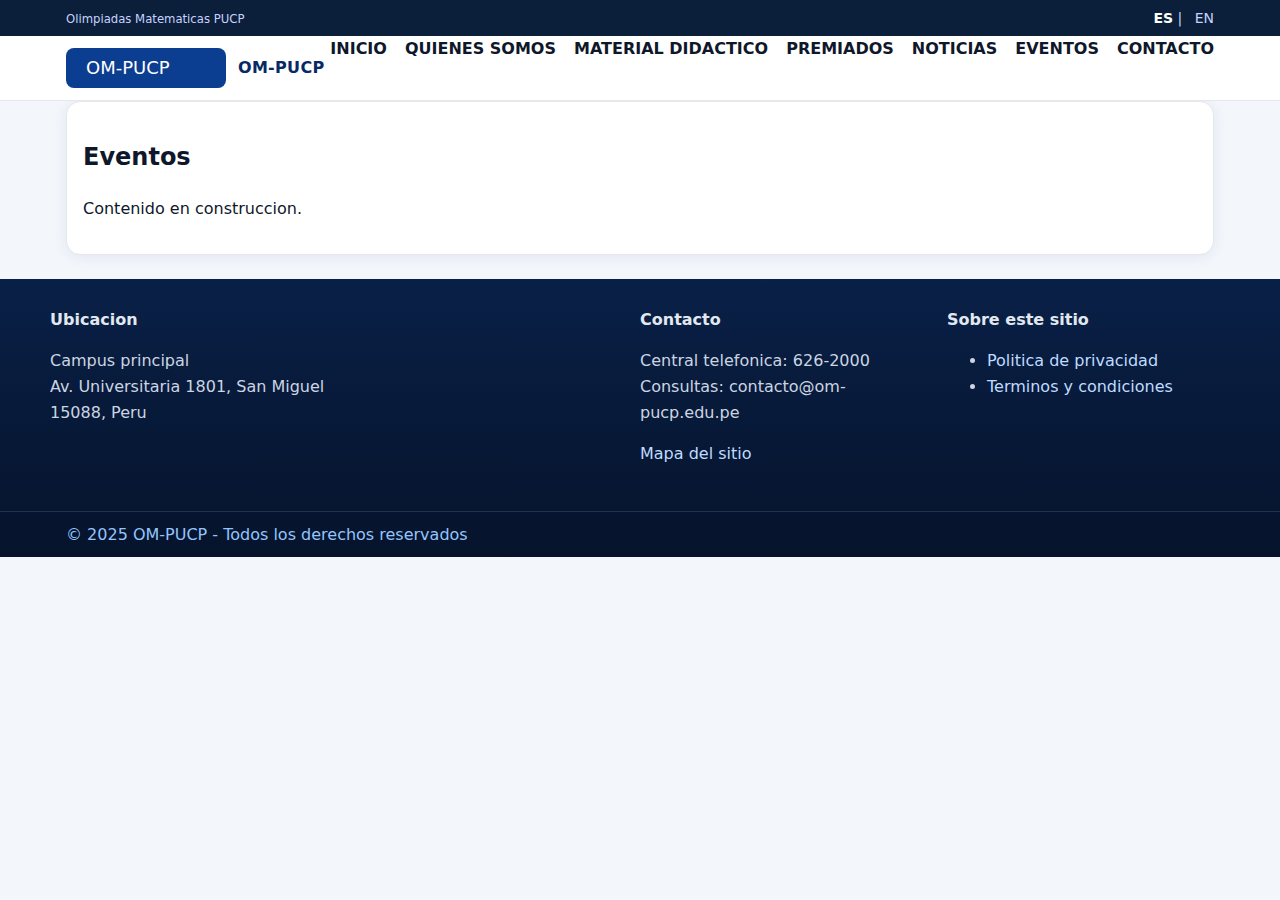
<file: eventos.html>
<!doctype html>
<html lang="es">
<head>
<meta charset="utf-8">
<meta name="viewport" content="width=device-width, initial-scale=1">
<title>Eventos</title>
<meta name="description" content="Eventos">
<link rel="icon" href="assets/img/logo_om_pucp.svg">
<link rel="stylesheet" href="assets/css/styles.css">
</head>
<body>
<div class="topbar">
  <div class="container">
    <div><small>Olimpiadas Matematicas PUCP</small></div>
    <div class="lang" aria-label="Idioma">
      <a href="#" class="active">ES</a> | <a href="#">EN</a>
    </div>
  </div>
</div>
<header>
  <div class="container nav-wrap">
    <a class="brand" href="index.html">
      <img src="assets/img/logo_om_pucp.svg" alt="Logo OM-PUCP">
      <span>OM-PUCP</span>
    </a>
    <nav class="main" aria-label="Principal">
      <ul class="menu">
        <li><a href="index.html">INICIO</a></li>
        <li><a href="acerca.html">QUIENES SOMOS</a></li>
        <li><a href="recursos.html">MATERIAL DIDACTICO</a></li>
        <li><a href="premiados.html">PREMIADOS</a></li>
        <li><a href="noticias.html">NOTICIAS</a></li>
        <li><a href="eventos.html">EVENTOS</a></li>
        <li><a href="contacto.html">CONTACTO</a></li>
      </ul>
    </nav>
  </div>
</header>
<script defer src="assets/js/app.js"></script>
<main class='container'><div class='card pad'><h2>Eventos</h2><p>Contenido en construccion.</p></div></main>
<footer>
  <div class="container foot">
    <div>
      <h4>Ubicacion</h4>
      <p>Campus principal<br>Av. Universitaria 1801, San Miguel<br>15088, Peru</p>
    </div>
    <div>
      <h4>Contacto</h4>
      <p>Central telefonica: 626-2000<br>Consultas: contacto@om-pucp.edu.pe</p>
      <p><a href="mapa.html">Mapa del sitio</a></p>
    </div>
    <div>
      <h4>Sobre este sitio</h4>
      <ul>
        <li><a href="#">Politica de privacidad</a></li>
        <li><a href="#">Terminos y condiciones</a></li>
      </ul>
    </div>
  </div>
  <div class="foot-bottom">
    <div class="container">&copy; 2025 OM-PUCP - Todos los derechos reservados</div>
  </div>
</footer>
</body>
</html>
</file>
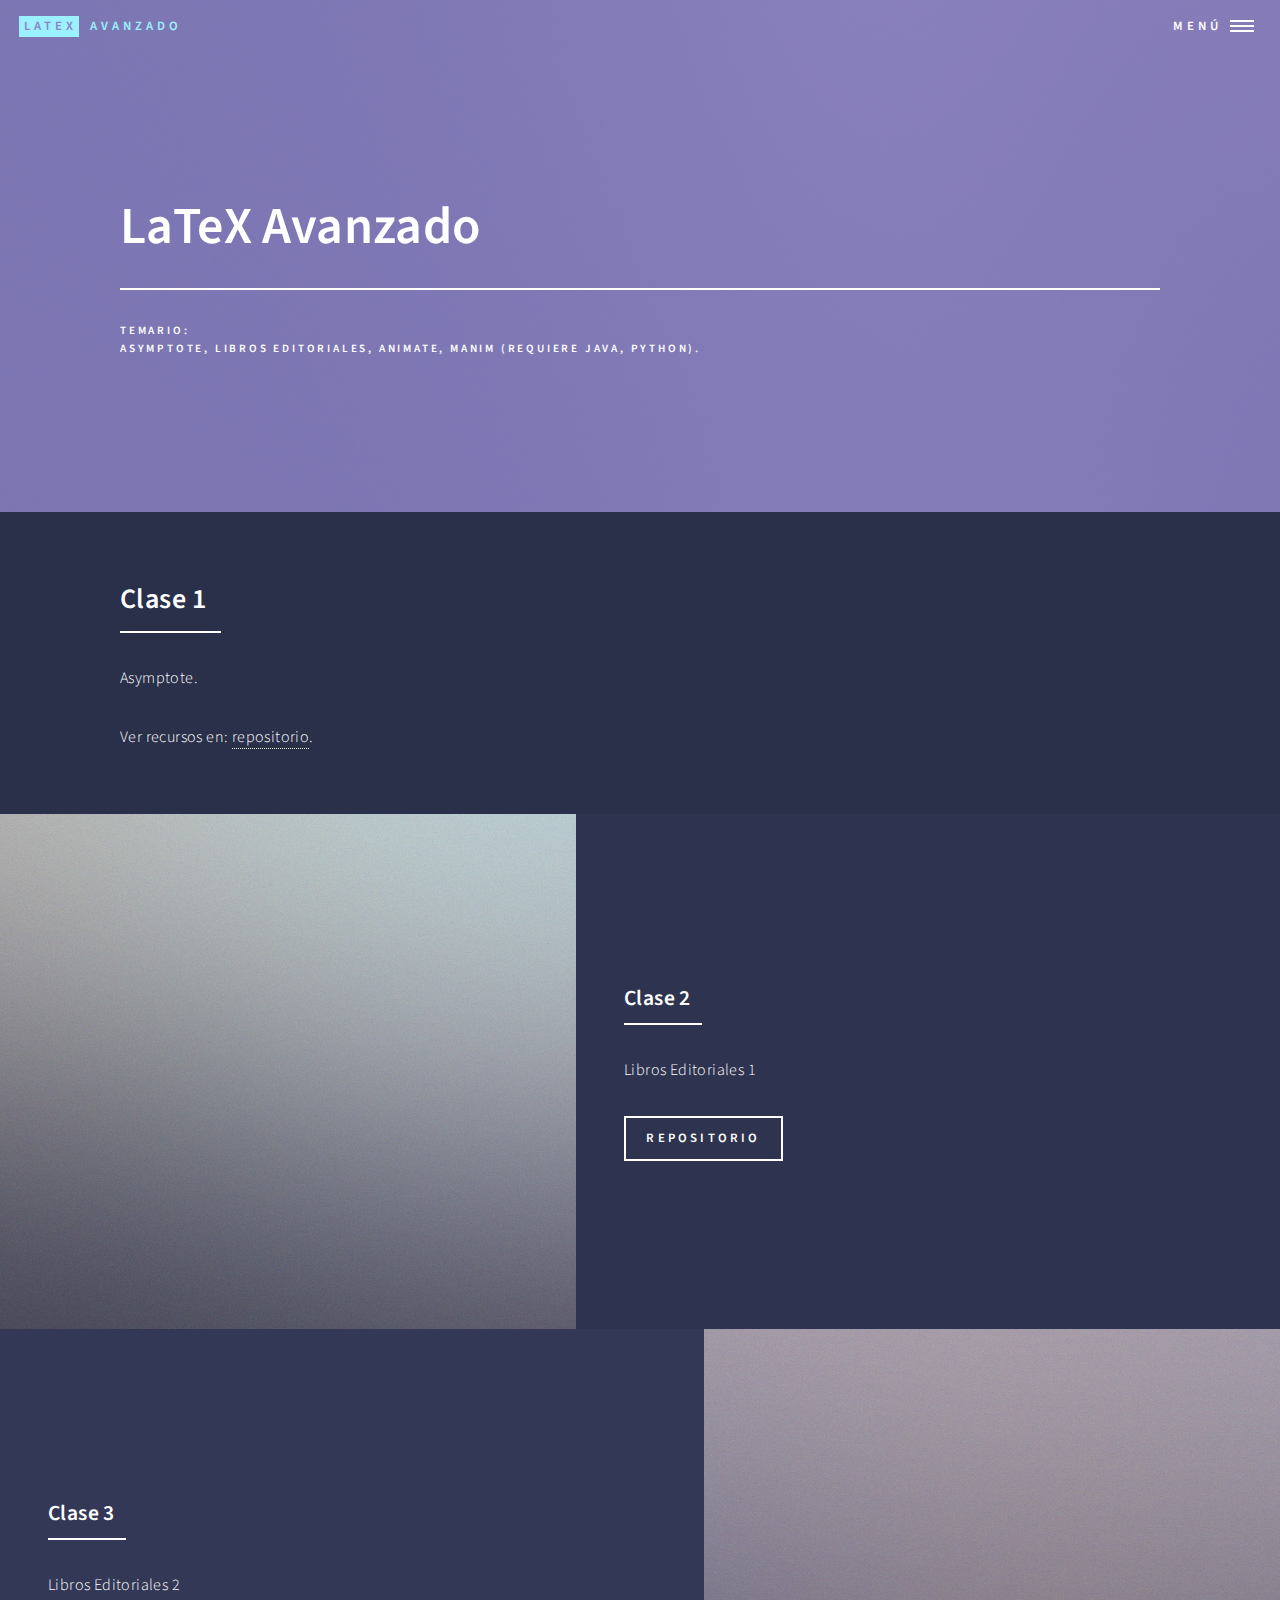
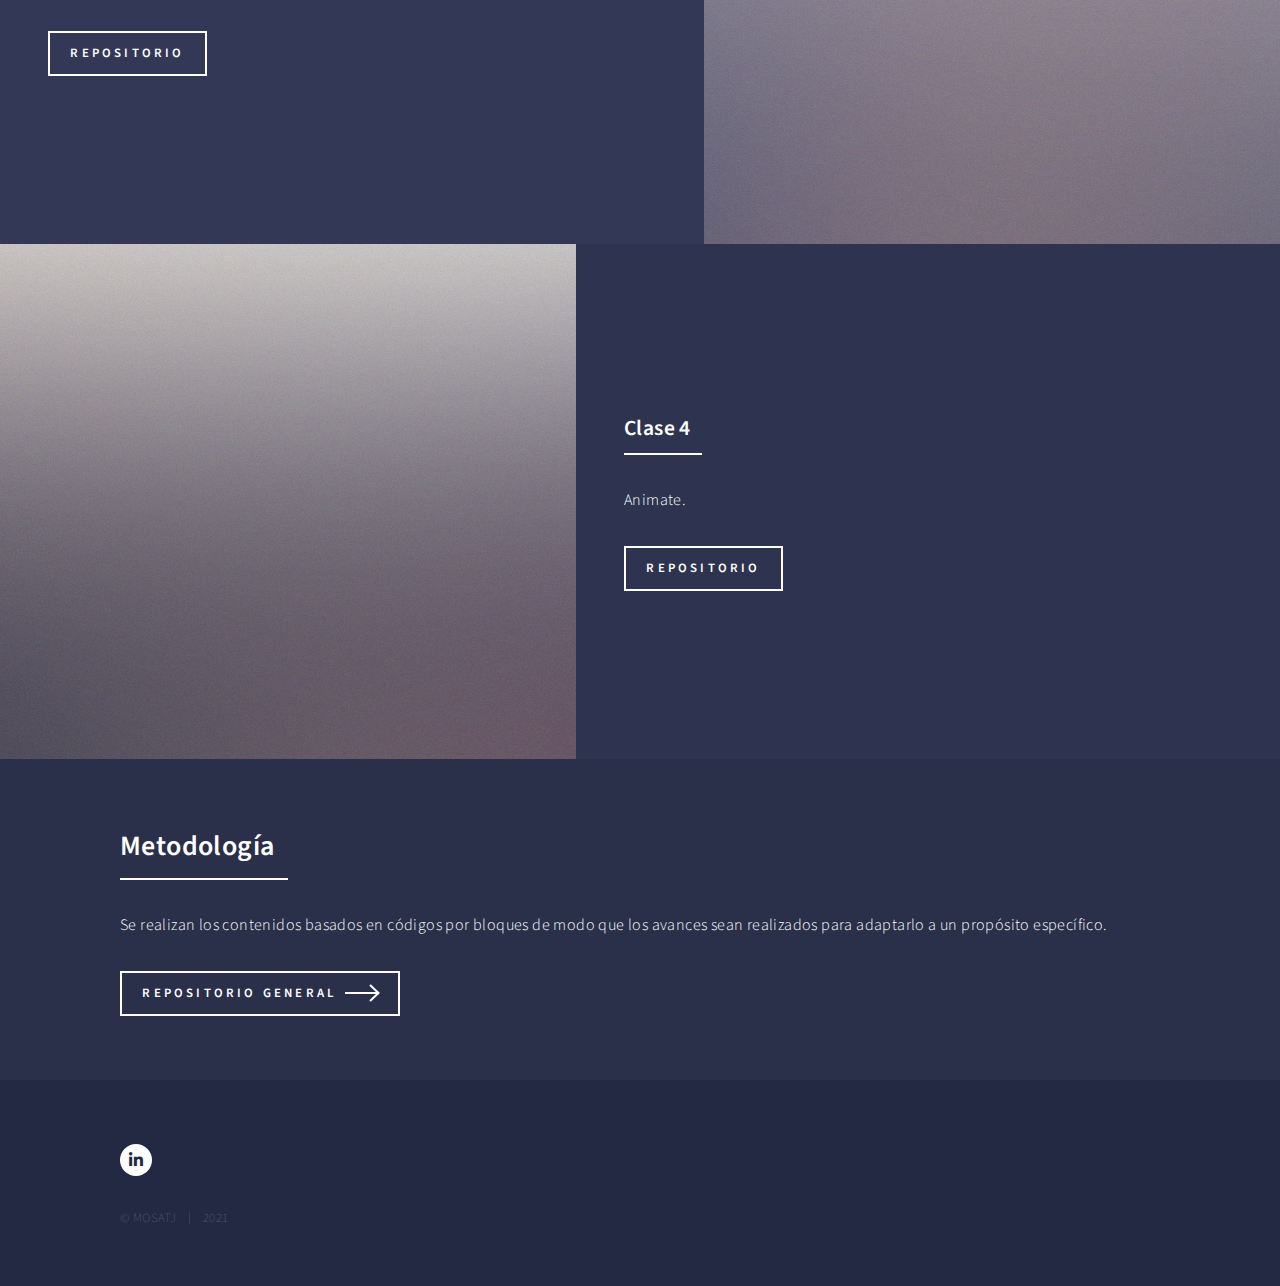
<file: latexav.html>
<!DOCTYPE HTML>
<!--
	MTOLEDO
-->
<html>
	<head>
		<title>LaTeX Avanzado</title>
		<meta charset="utf-8" />
		<meta name="viewport" content="width=device-width, initial-scale=1, user-scalable=no" />
		<link rel="stylesheet" href="assets/css/main.css" />
		<noscript><link rel="stylesheet" href="assets/css/noscript.css" /></noscript>
	</head>
	<body class="is-preload">

		<!-- Wrapper -->
			<div id="wrapper">

				<!-- Header -->
				<!-- Note: The "styleN" class below should match that of the banner element. -->
					<header id="header" class="alt style2">
						<a href="index.html" class="logo"><strong>LaTeX</strong> <span>Avanzado</span></a>
						<nav>
							<a href="#menu">Menú</a>
						</nav>
					</header>

				<!-- Menu -->
					<nav id="menu">
						<ul class="links">
							<li><a href="index.html">Home</a></li>
							<li><a href="#">Matemática</a></li>
							<li><a href="tecnologia.html">Tecnología</a></li>
							<li><a href="#">LaTeX</a></li>
						</ul>
						<ul class="actions stacked">
							<li><a href="#" class="button primary fit">CV Personal</a></li>
							<li><a href="#" class="button fit">Contacto</a></li>
						</ul>
					</nav>

				<!-- Banner -->
				<!-- Note: The "styleN" class below should match that of the header element. -->
					<section id="banner" class="style2">
						<div class="inner">
							<span class="image">
								<img src="images/pic07.jpg" alt="" />
							</span>
							<header class="major">
								<h1>LaTeX Avanzado</h1>
							</header>
							<div class="content">
								<p>Temario:<br />
								Asymptote, Libros Editoriales, Animate, Manim (requiere java, python).</p>
							</div>
						</div>
					</section>

				<!-- Main -->
					<div id="main">

						<!-- One -->
							<section id="one">
								<div class="inner">
									<header class="major">
										<h2>Clase 1</h2>
									</header>
									<p>Asymptote.</p>
									<p>Ver recursos en: <a href="https://drive.google.com/drive/folders/1_3wYcWizMF_6x2Uf13LcW2NimuqGIlGJ?usp=sharing">repositorio</a>.</p>
								</div>
							</section>

						<!-- Two -->
							<section id="two" class="spotlights">
								<section>
									<a href="generic.html" class="image">
										<img src="images/pic08.jpg" alt="" data-position="center center" />
									</a>
									<div class="content">
										<div class="inner">
											<header class="major">
												<h3>Clase 2</h3>
											</header>
											<p>Libros Editoriales 1</p>
											<ul class="actions">
												<li><a href="https://drive.google.com/drive/folders/1lkAFVmOK-SoK89RtfjB15doVAkms_VC7?usp=sharing" class="button">Repositorio</a></li>
											</ul>
										</div>
									</div>
								</section>
								<section>
									<a href="generic.html" class="image">
										<img src="images/pic09.jpg" alt="" data-position="top center" />
									</a>
									<div class="content">
										<div class="inner">
											<header class="major">
												<h3>Clase 3</h3>
											</header>
											<p>Libros Editoriales 2</p>
											<ul class="actions">
												<li><a href="https://drive.google.com/drive/folders/1Ban8gg2LJ_-uF_qZMfCue48yA3cHtS6m?usp=sharing" class="button">Repositorio</a></li>
											</ul>
										</div>
									</div>
								</section>
								<section>
									<a href="generic.html" class="image">
										<img src="images/pic10.jpg" alt="" data-position="25% 25%" />
									</a>
									<div class="content">
										<div class="inner">
											<header class="major">
												<h3>Clase 4</h3>
											</header>
											<p>Animate.</p>
											<ul class="actions">
												<li><a href="https://drive.google.com/drive/folders/1yZEfBi5t86cMW8hMQcDw773FdUT4dOgf?usp=sharing" class="button">Repositorio</a></li>
											</ul>
										</div>
									</div>
								</section>
							</section>

						<!-- Three -->
							<section id="three">
								<div class="inner">
									<header class="major">
										<h2>Metodología</h2>
									</header>
									<p>Se realizan los contenidos basados en códigos por bloques de modo que los avances sean realizados para adaptarlo a un propósito específico.</p>
									<ul class="actions">
										<li><a href="https://drive.google.com/drive/folders/1DQe2gn1pjOrPmX2ib5iSBhoLs5XZP7vK?usp=sharing" class="button next">Repositorio general</a></li>
									</ul>
								</div>
							</section>

					</div>

				

				<!-- Footer -->
					<footer id="footer">
						<div class="inner">
							<ul class="icons">
								<li><a href="https://www.linkedin.com/in/moises-toledo/" class="icon brands alt fa-linkedin-in"><span class="label">LinkedIn</span></a></li>
							</ul>
							<ul class="copyright">
								<li>&copy; MOSATJ</li><li>2021</li>
							</ul>
						</div>
					</footer>

			</div>

		<!-- Scripts -->
			<script src="assets/js/jquery.min.js"></script>
			<script src="assets/js/jquery.scrolly.min.js"></script>
			<script src="assets/js/jquery.scrollex.min.js"></script>
			<script src="assets/js/browser.min.js"></script>
			<script src="assets/js/breakpoints.min.js"></script>
			<script src="assets/js/util.js"></script>
			<script src="assets/js/main.js"></script>

	</body>
</html>
</file>
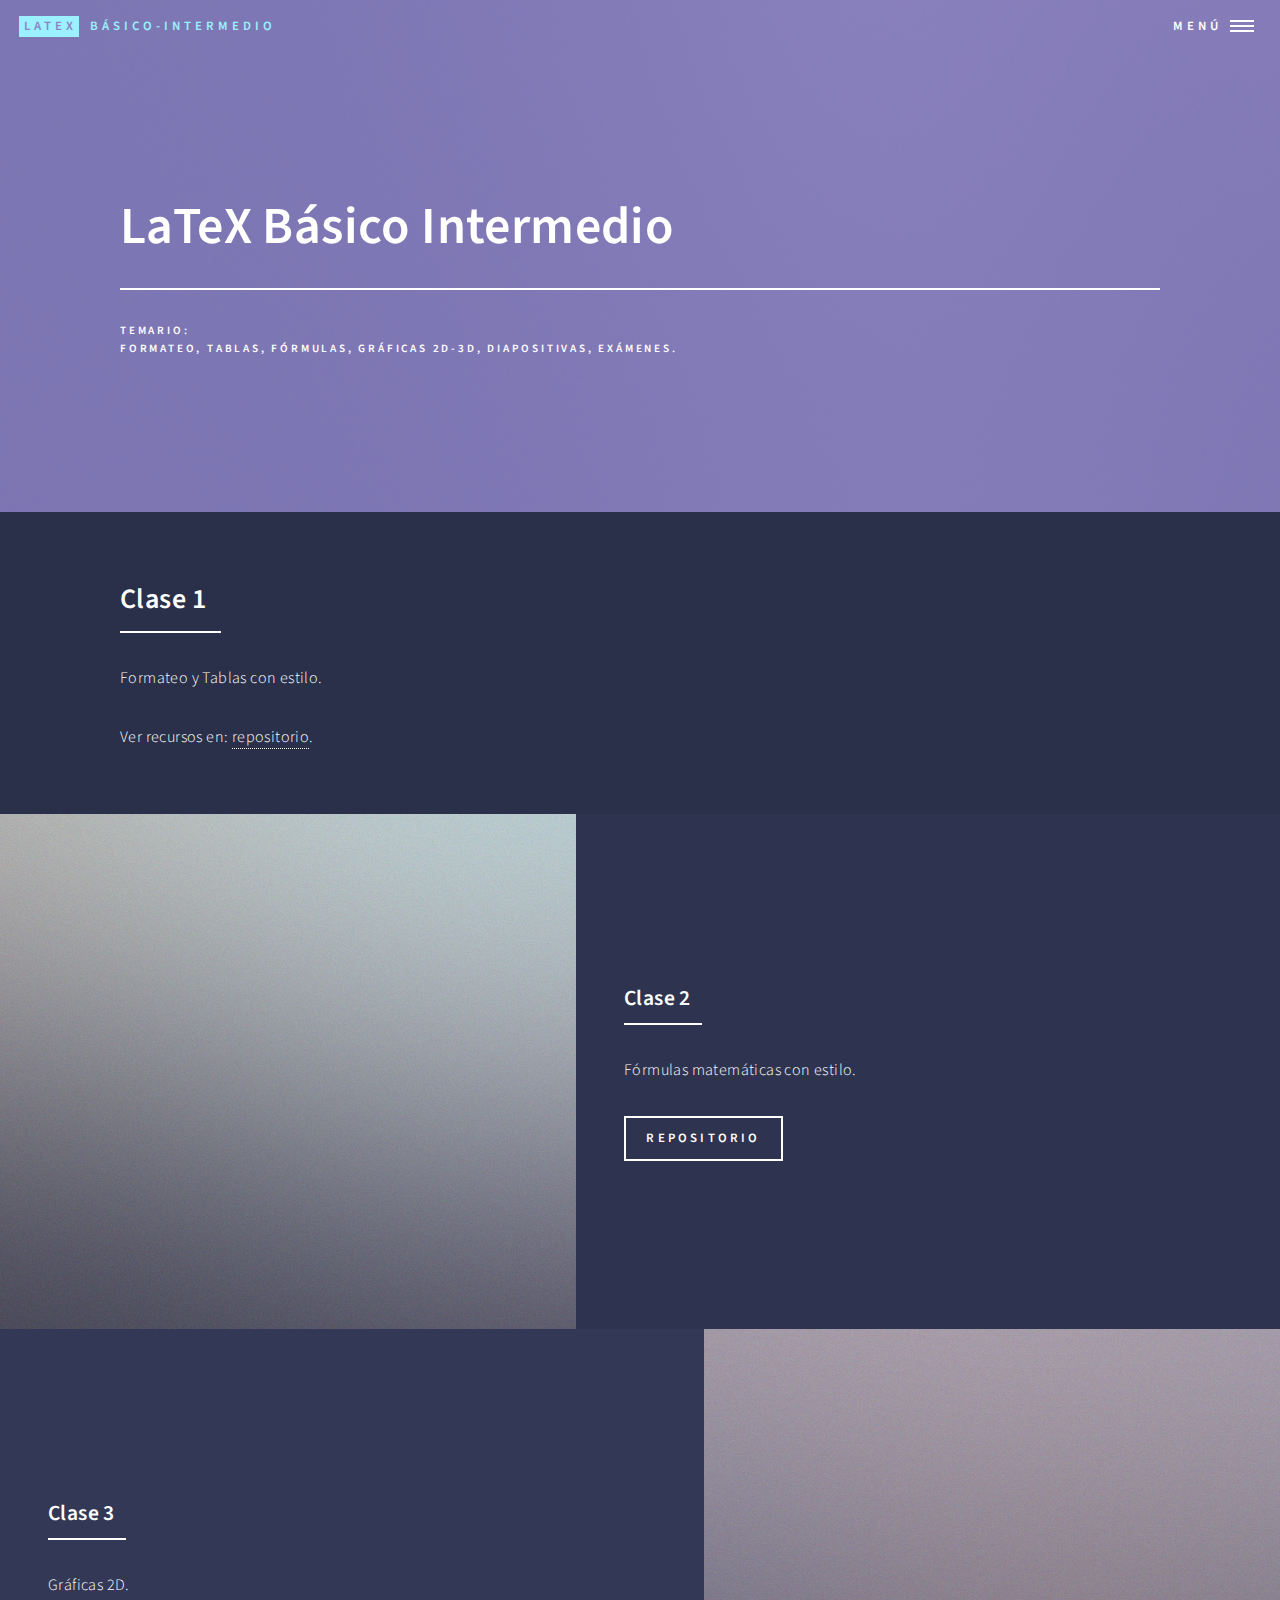
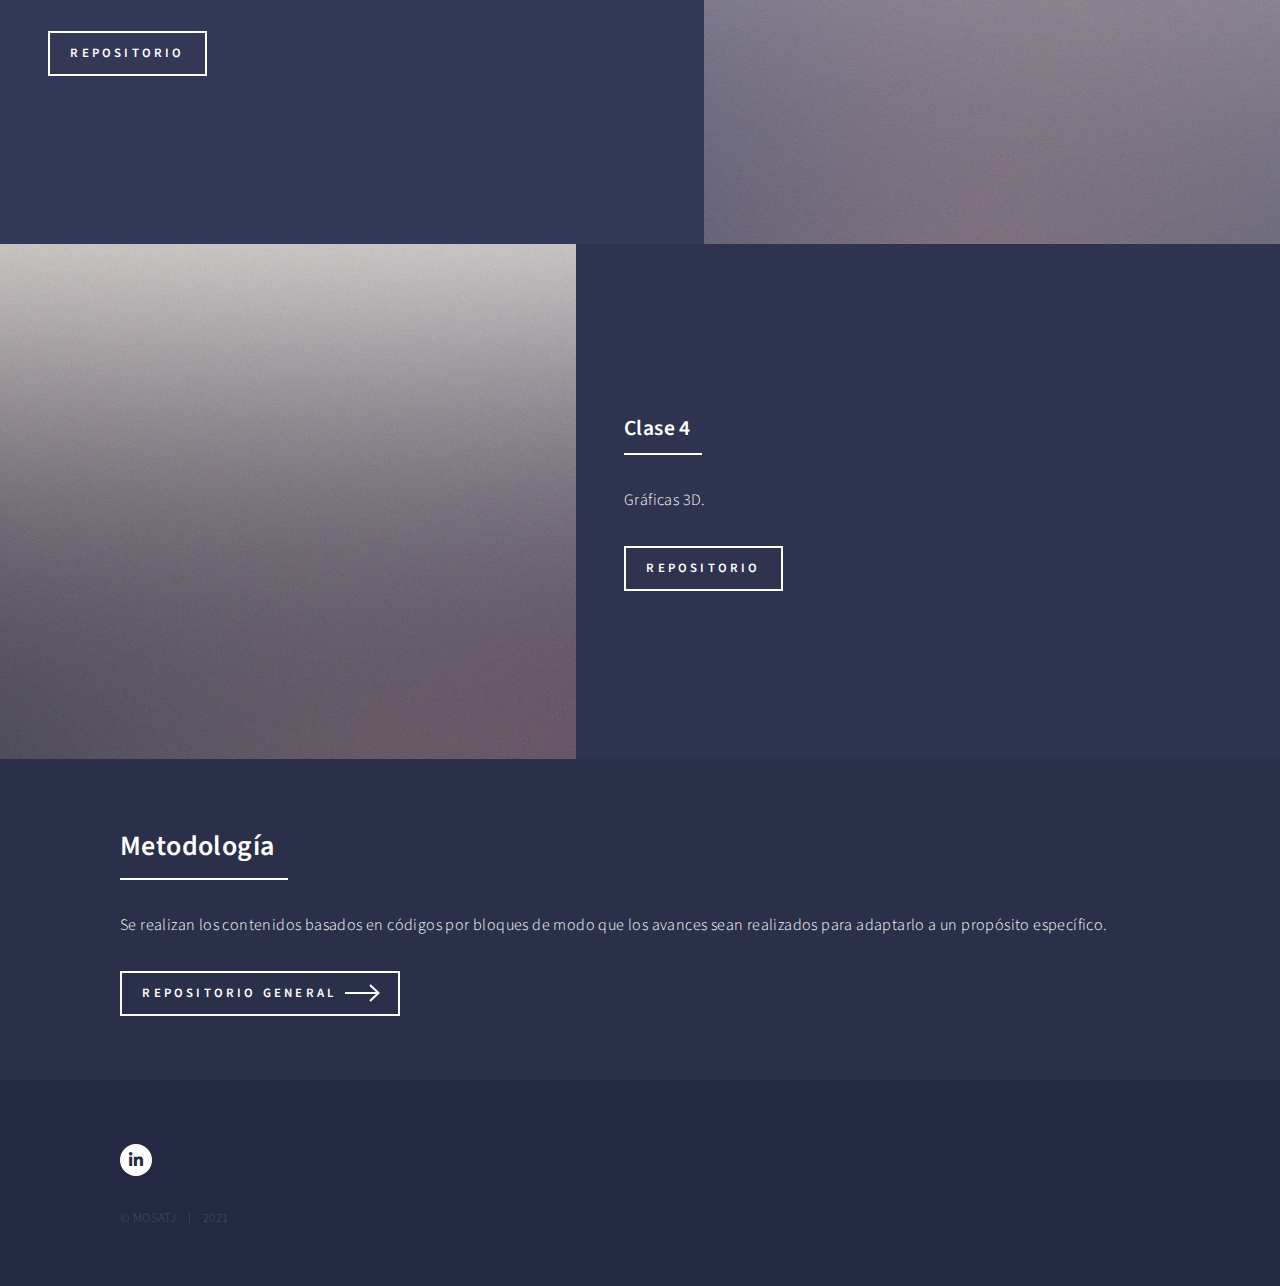
<file: latexbi.html>
<!DOCTYPE HTML>
<!--
	MTOLEDO
-->
<html>
	<head>
		<title>LaTeX Básico-Intermedio</title>
		<meta charset="utf-8" />
		<meta name="viewport" content="width=device-width, initial-scale=1, user-scalable=no" />
		<link rel="stylesheet" href="assets/css/main.css" />
		<noscript><link rel="stylesheet" href="assets/css/noscript.css" /></noscript>
	</head>
	<body class="is-preload">

		<!-- Wrapper -->
			<div id="wrapper">

				<!-- Header -->
				<!-- Note: The "styleN" class below should match that of the banner element. -->
					<header id="header" class="alt style2">
						<a href="index.html" class="logo"><strong>LaTeX</strong> <span>Básico-Intermedio</span></a>
						<nav>
							<a href="#menu">Menú</a>
						</nav>
					</header>

				<!-- Menu -->
					<nav id="menu">
						<ul class="links">
							<li><a href="index.html">Home</a></li>
							<li><a href="#">Matemática</a></li>
							<li><a href="tecnologia.html">Tecnología</a></li>
							<li><a href="#">LaTeX</a></li>
						</ul>
						<ul class="actions stacked">
							<li><a href="#" class="button primary fit">CV Personal</a></li>
							<li><a href="#" class="button fit">Tecnología</a></li>
						</ul>
					</nav>

				<!-- Banner -->
				<!-- Note: The "styleN" class below should match that of the header element. -->
					<section id="banner" class="style2">
						<div class="inner">
							<span class="image">
								<img src="images/pic07.jpg" alt="" />
							</span>
							<header class="major">
								<h1>LaTeX Básico Intermedio</h1>
							</header>
							<div class="content">
								<p>Temario:<br />
								Formateo, Tablas, Fórmulas, Gráficas 2D-3D, Diapositivas, Exámenes.</p>
							</div>
						</div>
					</section>

				<!-- Main -->
					<div id="main">

						<!-- One -->
							<section id="one">
								<div class="inner">
									<header class="major">
										<h2>Clase 1</h2>
									</header>
									<p>Formateo y Tablas con estilo.</p>
									<p>Ver recursos en: <a href="https://drive.google.com/drive/folders/1XhQhkzigUSQ7WTIIsm0LOA435V9ZWXax?usp=sharing">repositorio</a>.</p>
								</div>
							</section>

						<!-- Two -->
							<section id="two" class="spotlights">
								<section>
									<a href="generic.html" class="image">
										<img src="images/pic08.jpg" alt="" data-position="center center" />
									</a>
									<div class="content">
										<div class="inner">
											<header class="major">
												<h3>Clase 2</h3>
											</header>
											<p>Fórmulas matemáticas con estilo.</p>
											<ul class="actions">
												<li><a href="https://drive.google.com/drive/folders/1zJ3_hy7wKq3kEAiXyjKpfSO4kc-HIEGM?usp=sharing" class="button">Repositorio</a></li>
											</ul>
										</div>
									</div>
								</section>
								<section>
									<a href="generic.html" class="image">
										<img src="images/pic09.jpg" alt="" data-position="top center" />
									</a>
									<div class="content">
										<div class="inner">
											<header class="major">
												<h3>Clase 3</h3>
											</header>
											<p>Gráficas 2D.</p>
											<ul class="actions">
												<li><a href="https://drive.google.com/drive/folders/1ellDm1qqKIVhxQLS4eNDNLW0wh11HlyV?usp=sharing" class="button">Repositorio</a></li>
											</ul>
										</div>
									</div>
								</section>
								<section>
									<a href="generic.html" class="image">
										<img src="images/pic10.jpg" alt="" data-position="25% 25%" />
									</a>
									<div class="content">
										<div class="inner">
											<header class="major">
												<h3>Clase 4</h3>
											</header>
											<p>Gráficas 3D.</p>
											<ul class="actions">
												<li><a href="https://drive.google.com/drive/folders/1ZTakzVUqpu7ZtaRpwzl4_K61tWZxVoDZ?usp=sharing" class="button">Repositorio</a></li>
											</ul>
										</div>
									</div>
								</section>
							</section>

						<!-- Three -->
							<section id="three">
								<div class="inner">
									<header class="major">
										<h2>Metodología</h2>
									</header>
									<p>Se realizan los contenidos basados en códigos por bloques de modo que los avances sean realizados para adaptarlo a un propósito específico.</p>
									<ul class="actions">
										<li><a href="https://drive.google.com/drive/folders/11qYdpjdr2_ecSx2LT8Sh9Wa0NhoGpvE6?usp=sharing" class="button next">Repositorio general</a></li>
									</ul>
								</div>
							</section>

					</div>

				

				<!-- Footer -->
					<footer id="footer">
						<div class="inner">
							<ul class="icons">
								<li><a href="https://www.linkedin.com/in/moises-toledo/" class="icon brands alt fa-linkedin-in"><span class="label">LinkedIn</span></a></li>
							</ul>
							<ul class="copyright">
								<li>&copy; MOSATJ</li><li>2021</li>
							</ul>
						</div>
					</footer>

			</div>

		<!-- Scripts -->
			<script src="assets/js/jquery.min.js"></script>
			<script src="assets/js/jquery.scrolly.min.js"></script>
			<script src="assets/js/jquery.scrollex.min.js"></script>
			<script src="assets/js/browser.min.js"></script>
			<script src="assets/js/breakpoints.min.js"></script>
			<script src="assets/js/util.js"></script>
			<script src="assets/js/main.js"></script>

	</body>
</html>
</file>
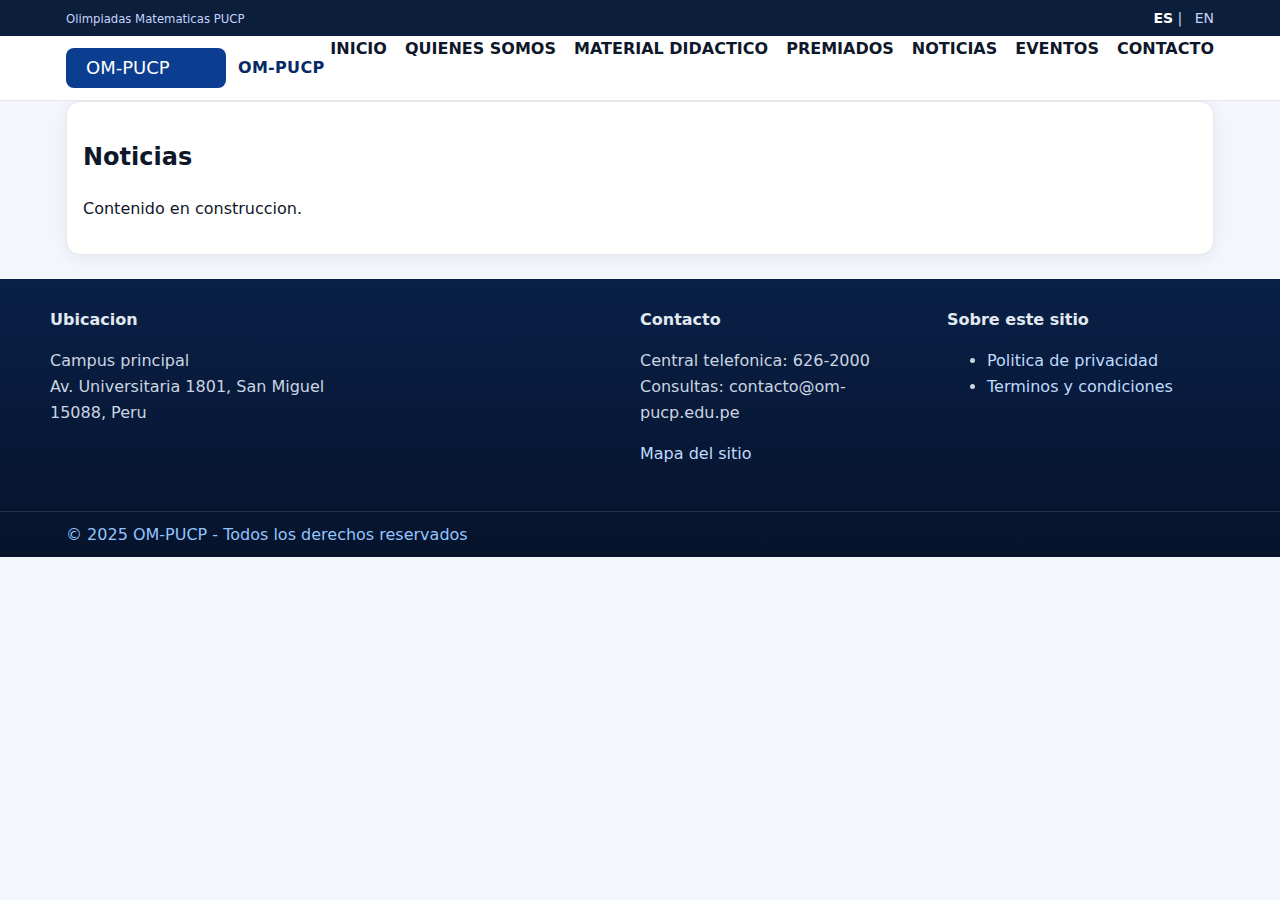
<file: noticias.html>
<!doctype html>
<html lang="es">
<head>
<meta charset="utf-8">
<meta name="viewport" content="width=device-width, initial-scale=1">
<title>Noticias</title>
<meta name="description" content="Noticias">
<link rel="icon" href="assets/img/logo_om_pucp.svg">
<link rel="stylesheet" href="assets/css/styles.css">
</head>
<body>
<div class="topbar">
  <div class="container">
    <div><small>Olimpiadas Matematicas PUCP</small></div>
    <div class="lang" aria-label="Idioma">
      <a href="#" class="active">ES</a> | <a href="#">EN</a>
    </div>
  </div>
</div>
<header>
  <div class="container nav-wrap">
    <a class="brand" href="index.html">
      <img src="assets/img/logo_om_pucp.svg" alt="Logo OM-PUCP">
      <span>OM-PUCP</span>
    </a>
    <nav class="main" aria-label="Principal">
      <ul class="menu">
        <li><a href="index.html">INICIO</a></li>
        <li><a href="acerca.html">QUIENES SOMOS</a></li>
        <li><a href="recursos.html">MATERIAL DIDACTICO</a></li>
        <li><a href="premiados.html">PREMIADOS</a></li>
        <li><a href="noticias.html">NOTICIAS</a></li>
        <li><a href="eventos.html">EVENTOS</a></li>
        <li><a href="contacto.html">CONTACTO</a></li>
      </ul>
    </nav>
  </div>
</header>
<script defer src="assets/js/app.js"></script>
<main class='container'><div class='card pad'><h2>Noticias</h2><p>Contenido en construccion.</p></div></main>
<footer>
  <div class="container foot">
    <div>
      <h4>Ubicacion</h4>
      <p>Campus principal<br>Av. Universitaria 1801, San Miguel<br>15088, Peru</p>
    </div>
    <div>
      <h4>Contacto</h4>
      <p>Central telefonica: 626-2000<br>Consultas: contacto@om-pucp.edu.pe</p>
      <p><a href="mapa.html">Mapa del sitio</a></p>
    </div>
    <div>
      <h4>Sobre este sitio</h4>
      <ul>
        <li><a href="#">Politica de privacidad</a></li>
        <li><a href="#">Terminos y condiciones</a></li>
      </ul>
    </div>
  </div>
  <div class="foot-bottom">
    <div class="container">&copy; 2025 OM-PUCP - Todos los derechos reservados</div>
  </div>
</footer>
</body>
</html>
</file>
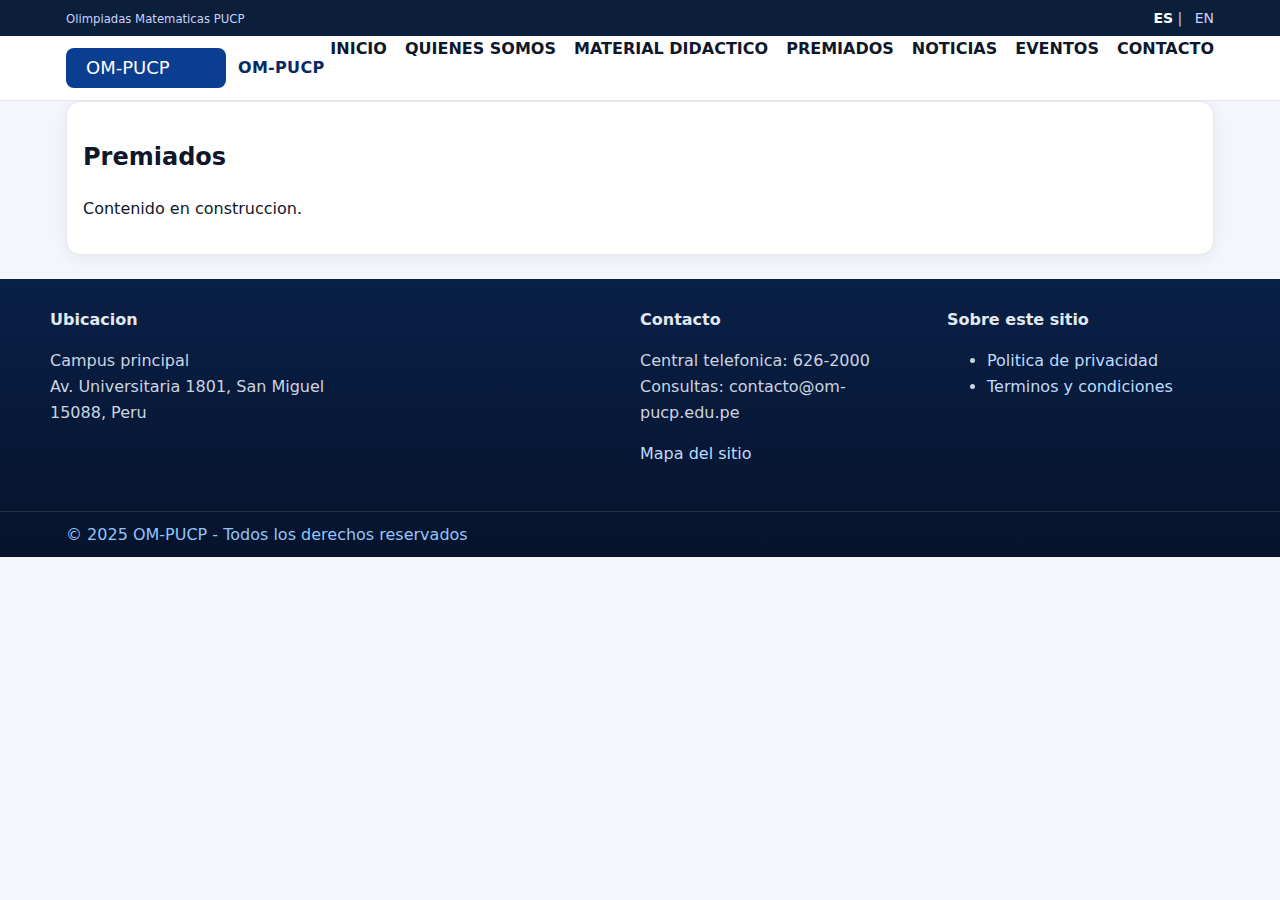
<file: premiados.html>
<!doctype html>
<html lang="es">
<head>
<meta charset="utf-8">
<meta name="viewport" content="width=device-width, initial-scale=1">
<title>Premiados</title>
<meta name="description" content="Premiados">
<link rel="icon" href="assets/img/logo_om_pucp.svg">
<link rel="stylesheet" href="assets/css/styles.css">
</head>
<body>
<div class="topbar">
  <div class="container">
    <div><small>Olimpiadas Matematicas PUCP</small></div>
    <div class="lang" aria-label="Idioma">
      <a href="#" class="active">ES</a> | <a href="#">EN</a>
    </div>
  </div>
</div>
<header>
  <div class="container nav-wrap">
    <a class="brand" href="index.html">
      <img src="assets/img/logo_om_pucp.svg" alt="Logo OM-PUCP">
      <span>OM-PUCP</span>
    </a>
    <nav class="main" aria-label="Principal">
      <ul class="menu">
        <li><a href="index.html">INICIO</a></li>
        <li><a href="acerca.html">QUIENES SOMOS</a></li>
        <li><a href="recursos.html">MATERIAL DIDACTICO</a></li>
        <li><a href="premiados.html">PREMIADOS</a></li>
        <li><a href="noticias.html">NOTICIAS</a></li>
        <li><a href="eventos.html">EVENTOS</a></li>
        <li><a href="contacto.html">CONTACTO</a></li>
      </ul>
    </nav>
  </div>
</header>
<script defer src="assets/js/app.js"></script>
<main class='container'><div class='card pad'><h2>Premiados</h2><p>Contenido en construccion.</p></div></main>
<footer>
  <div class="container foot">
    <div>
      <h4>Ubicacion</h4>
      <p>Campus principal<br>Av. Universitaria 1801, San Miguel<br>15088, Peru</p>
    </div>
    <div>
      <h4>Contacto</h4>
      <p>Central telefonica: 626-2000<br>Consultas: contacto@om-pucp.edu.pe</p>
      <p><a href="mapa.html">Mapa del sitio</a></p>
    </div>
    <div>
      <h4>Sobre este sitio</h4>
      <ul>
        <li><a href="#">Politica de privacidad</a></li>
        <li><a href="#">Terminos y condiciones</a></li>
      </ul>
    </div>
  </div>
  <div class="foot-bottom">
    <div class="container">&copy; 2025 OM-PUCP - Todos los derechos reservados</div>
  </div>
</footer>
</body>
</html>
</file>
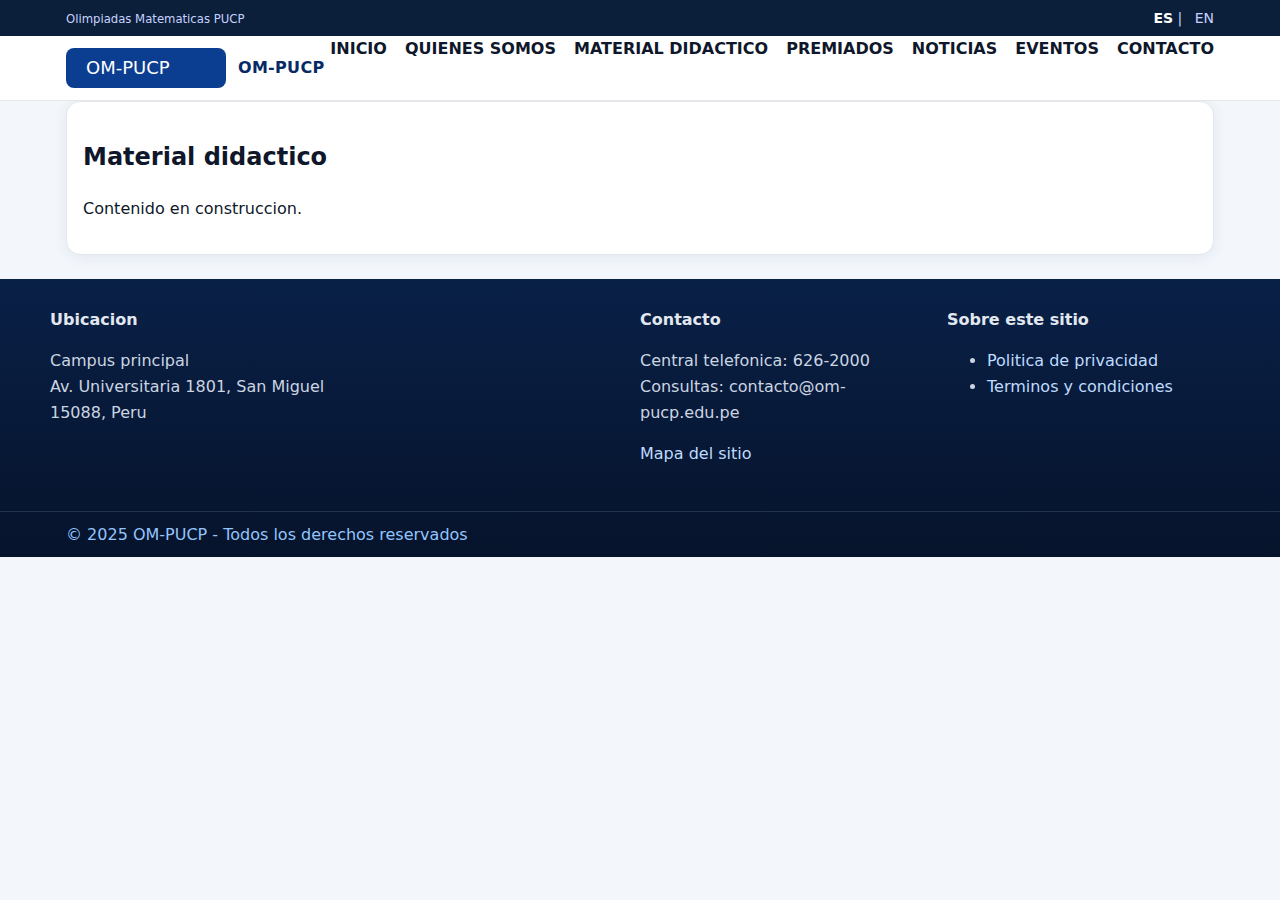
<file: recursos.html>
<!doctype html>
<html lang="es">
<head>
<meta charset="utf-8">
<meta name="viewport" content="width=device-width, initial-scale=1">
<title>Material didactico</title>
<meta name="description" content="Material didactico">
<link rel="icon" href="assets/img/logo_om_pucp.svg">
<link rel="stylesheet" href="assets/css/styles.css">
</head>
<body>
<div class="topbar">
  <div class="container">
    <div><small>Olimpiadas Matematicas PUCP</small></div>
    <div class="lang" aria-label="Idioma">
      <a href="#" class="active">ES</a> | <a href="#">EN</a>
    </div>
  </div>
</div>
<header>
  <div class="container nav-wrap">
    <a class="brand" href="index.html">
      <img src="assets/img/logo_om_pucp.svg" alt="Logo OM-PUCP">
      <span>OM-PUCP</span>
    </a>
    <nav class="main" aria-label="Principal">
      <ul class="menu">
        <li><a href="index.html">INICIO</a></li>
        <li><a href="acerca.html">QUIENES SOMOS</a></li>
        <li><a href="recursos.html">MATERIAL DIDACTICO</a></li>
        <li><a href="premiados.html">PREMIADOS</a></li>
        <li><a href="noticias.html">NOTICIAS</a></li>
        <li><a href="eventos.html">EVENTOS</a></li>
        <li><a href="contacto.html">CONTACTO</a></li>
      </ul>
    </nav>
  </div>
</header>
<script defer src="assets/js/app.js"></script>
<main class='container'><div class='card pad'><h2>Material didactico</h2><p>Contenido en construccion.</p></div></main>
<footer>
  <div class="container foot">
    <div>
      <h4>Ubicacion</h4>
      <p>Campus principal<br>Av. Universitaria 1801, San Miguel<br>15088, Peru</p>
    </div>
    <div>
      <h4>Contacto</h4>
      <p>Central telefonica: 626-2000<br>Consultas: contacto@om-pucp.edu.pe</p>
      <p><a href="mapa.html">Mapa del sitio</a></p>
    </div>
    <div>
      <h4>Sobre este sitio</h4>
      <ul>
        <li><a href="#">Politica de privacidad</a></li>
        <li><a href="#">Terminos y condiciones</a></li>
      </ul>
    </div>
  </div>
  <div class="foot-bottom">
    <div class="container">&copy; 2025 OM-PUCP - Todos los derechos reservados</div>
  </div>
</footer>
</body>
</html>
</file>
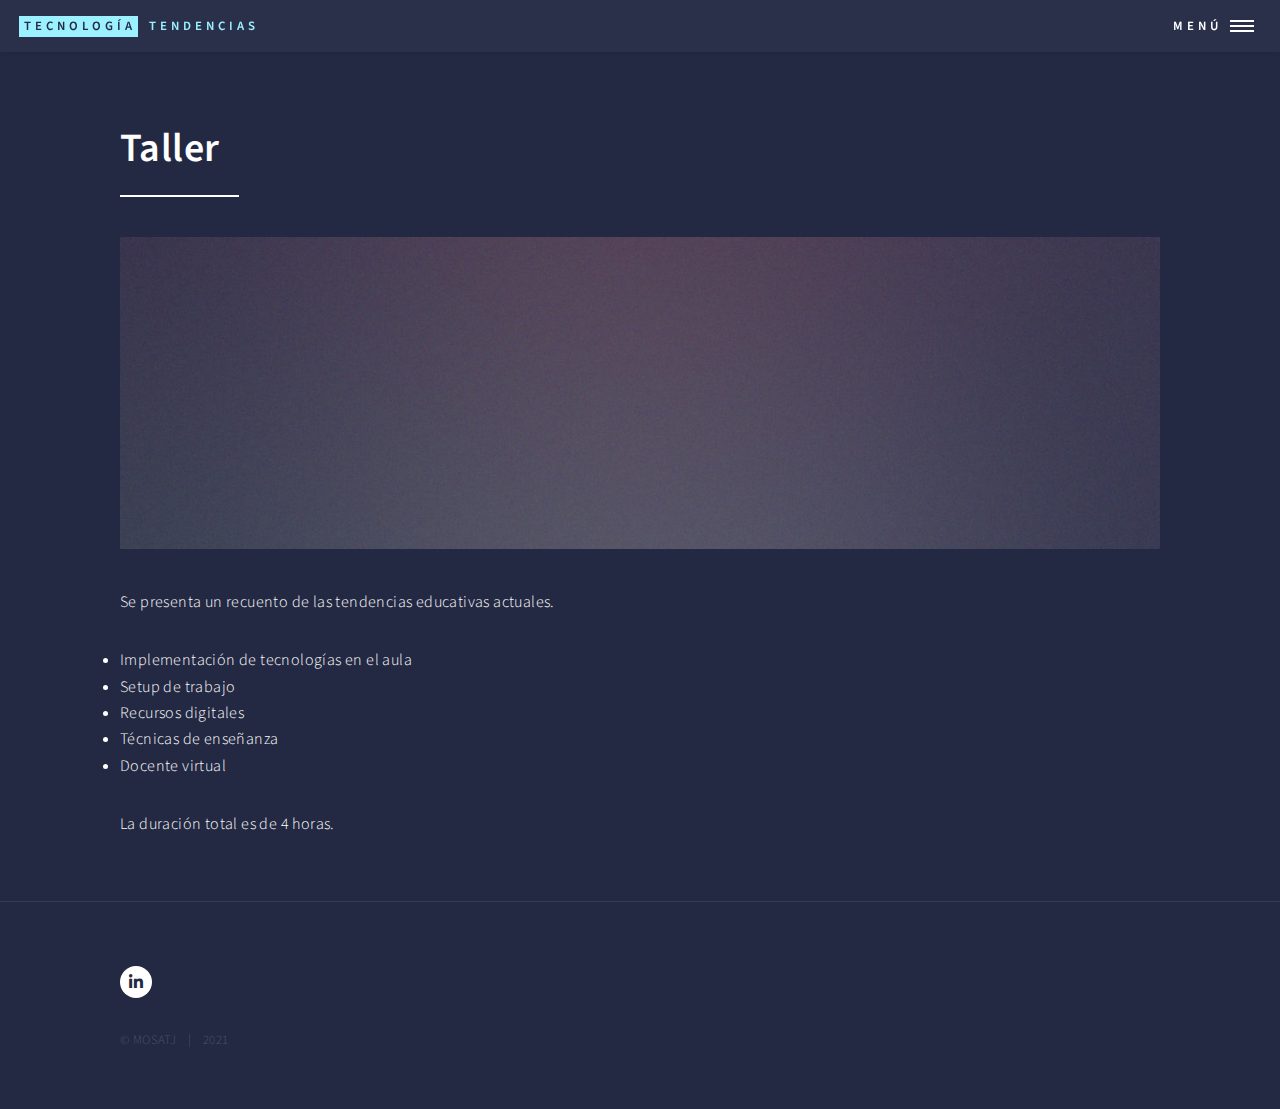
<file: tecnologia.html>
<!DOCTYPE HTML>
<!--
	MT
-->
<html>
	<head>
		<title>Tecnologia - Tendencias</title>
		<meta charset="utf-8" />
		<meta name="viewport" content="width=device-width, initial-scale=1, user-scalable=no" />
		<link rel="stylesheet" href="assets/css/main.css" />
		<noscript><link rel="stylesheet" href="assets/css/noscript.css" /></noscript>
	</head>
	<body class="is-preload">

		<!-- Wrapper -->
			<div id="wrapper">

				<!-- Header -->
					<header id="header">
						<a href="index.html" class="logo"><strong>Tecnología</strong> <span>Tendencias</span></a>
						<nav>
							<a href="#menu">Menú</a>
						</nav>
					</header>

				<!-- Menu -->
					<nav id="menu">
						<ul class="links">
							<li><a href="index.html">Home</a></li>
							<li><a href="#">Matemática</a></li>
							<li><a href="tecnologia.html">Tecnología</a></li>
							<li><a href="#">LaTeX</a></li>
						</ul>
						<ul class="actions stacked">
							<li><a href="#" class="button primary fit">CV Personal</a></li>
							<li><a href="#" class="button fit">Contacto</a></li>
						</ul>
					</nav>

				<!-- Main -->
					<div id="main" class="alt">

						<!-- One -->
							<section id="one">
								<div class="inner">
									<header class="major">
										<h1>Taller</h1>
									</header>
									<span class="image main"><img src="images/pic11.jpg" alt="" /></span>
									<p>Se presenta un recuento de las tendencias educativas actuales.</p>
									<p><li>Implementación de tecnologías en el aula</li>
									<li>Setup de trabajo</li>	
									<li>Recursos digitales</li>
									<li>Técnicas de enseñanza</li>
									<li>Docente virtual</li></p>
									<p>La duración total es de 4 horas.</p>
								</div>
							</section>

					</div>


				<!-- Footer -->
					<footer id="footer">
						<div class="inner">
							<ul class="icons">							
								<li><a href="https://www.linkedin.com/in/moises-toledo/" class="icon brands alt fa-linkedin-in"><span class="label">LinkedIn</span></a></li>
							</ul>
							<ul class="copyright">
								<li>&copy; MOSATJ</li><li>2021</li>
							</ul>
						</div>
					</footer>

			</div>

		<!-- Scripts -->
			<script src="assets/js/jquery.min.js"></script>
			<script src="assets/js/jquery.scrolly.min.js"></script>
			<script src="assets/js/jquery.scrollex.min.js"></script>
			<script src="assets/js/browser.min.js"></script>
			<script src="assets/js/breakpoints.min.js"></script>
			<script src="assets/js/util.js"></script>
			<script src="assets/js/main.js"></script>

	</body>
</html>
</file>
<file: assets/css/noscript.css>
/*
	Forty by HTML5 UP
	html5up.net | @ajlkn
	Free for personal and commercial use under the CCA 3.0 license (html5up.net/license)
*/

/* Banner */

	body.is-preload #banner:after {
		opacity: 0.85;
	}

	body.is-preload #banner > .inner {
		-moz-filter: none;
		-webkit-filter: none;
		-ms-filter: none;
		filter: none;
		-moz-transform: none;
		-webkit-transform: none;
		-ms-transform: none;
		transform: none;
		opacity: 1;
	}
</file>
<file: assets/css/styles.css>
:root{
  --bg:#f3f6fb;
  --card:#ffffff;
  --line:#e5e7eb;
  --text:#0f172a;
  --muted:#475569;
  --brand:#0B3D91;
  --brand-2:#2E86DE;
  --accent:#58C4DD;
  --good:#16a34a;
  --warn:#ca8a04;
  --radius:14px;
  --shadow:0 2px 14px rgba(10,40,120,.08);
}
*{box-sizing:border-box}
html{scroll-behavior:smooth}
body{margin:0;font-family:system-ui,-apple-system,Segoe UI,Roboto,Ubuntu,Cantarell,Noto Sans,Helvetica,Arial;color:var(--text);background:var(--bg);line-height:1.6}

.container{max-width:1180px;margin:0 auto;padding:0 16px}
.topbar{background:#0b1f3a;color:#c7d2fe;font-size:14px}
.topbar .container{display:flex;align-items:center;justify-content:space-between;height:36px}
.lang a{color:#c7d2fe;text-decoration:none;margin-left:8px}
.lang a.active{color:#fff;font-weight:700}

header{background:#fff;border-bottom:1px solid var(--line);position:sticky;top:0;z-index:50}
nav.main{height:64px}
.nav-wrap{display:flex;align-items:center;justify-content:space-between;height:64px}
.brand{display:flex;align-items:center;gap:12px;text-decoration:none}
.brand img{height:40px}
.brand span{font-weight:800;color:#072a66;letter-spacing:.3px}
ul.menu{display:flex;gap:18px;list-style:none;margin:0;padding:0}
ul.menu a{text-decoration:none;color:#0f172a;font-weight:700}
ul.menu a:hover{color:var(--brand-2)}

.main-grid{display:grid;grid-template-columns:2fr 1fr;gap:18px;margin-top:18px}
.card{background:var(--card);border:1px solid var(--line);border-radius:var(--radius);box-shadow:var(--shadow);overflow:hidden}
.card.pad{padding:16px}

.hero{position:relative}
.slider{position:relative;overflow:hidden}
.slide{min-height:360px;display:none;position:relative;color:#fff}
.slide.active{display:block}
.slide .bg{position:absolute;inset:0;background:#123b8d;background-size:cover;background-position:center;filter:brightness(.85)}
.slide .fg{position:relative;z-index:1;padding:18px}
.slide h2{font-size:28px;margin:8px 0 8px}
.slide .cta{display:inline-block;margin-top:8px;padding:10px 14px;background:#1f6feb;border-radius:12px;color:#fff;text-decoration:none;font-weight:700}
.slide .dots{position:absolute;bottom:10px;left:0;right:0;text-align:center}
.dot{width:10px;height:10px;border-radius:999px;background:rgba(255,255,255,.6);display:inline-block;margin:0 4px}
.dot.active{background:#fff}
.slider .prev,.slider .next{position:absolute;top:50%;transform:translateY(-50%);background:rgba(0,0,0,.25);color:#fff;border:none;border-radius:999px;width:38px;height:38px;cursor:pointer}
.slider .prev{left:10px}.slider .next{right:10px}

.side-block{background:var(--card);border:1px solid var(--line);border-radius:var(--radius);box-shadow:var(--shadow);padding:12px}
.side-title{display:flex;align-items:center;justify-content:space-between;font-weight:800;color:#072a66;margin:4px 0 8px}
.side-item{display:grid;grid-template-columns:64px 1fr;gap:10px;padding:10px 0;border-bottom:1px solid var(--line)}
.side-item:last-child{border-bottom:none}
.side-item img{width:64px;height:48px;object-fit:cover;border-radius:8px}
.badge{display:inline-block;padding:4px 10px;background:#eef2ff;border:1px solid #c7d2fe;border-radius:999px;font-size:12px;font-weight:800;color:#1e3a8a}

.news-grid{display:grid;grid-template-columns:repeat(12,1fr);gap:18px}
.news-card{grid-column:span 4;background:#fff;border:1px solid var(--line);border-radius:var(--radius);overflow:hidden;box-shadow:var(--shadow)}
.news-card img{width:100%;height:160px;object-fit:cover}
.news-card .p{padding:12px 14px}
.news-card h3{margin:4px 0 8px;font-size:18px}
.meta{display:flex;gap:12px;color:#6b7280;font-size:13px}
.button{display:inline-block;padding:10px 12px;border-radius:12px;background:#0B3D91;color:#fff;text-decoration:none;font-weight:700}

.strip{margin-top:18px;background:#fff;border:1px solid var(--line);border-radius:var(--radius);box-shadow:var(--shadow);overflow:hidden}
.strip-inner{display:flex;gap:14px;overflow:auto;padding:12px}
.strip-item{min-width:280px;display:flex;gap:12px;border-right:1px solid var(--line);padding-right:12px}
.strip-item:last-child{border-right:none}
.strip-item img{width:96px;height:64px;object-fit:cover;border-radius:8px}

.pagination{display:flex;gap:8px;justify-content:center;margin:18px 0}
.page{display:inline-flex;align-items:center;justify-content:center;width:34px;height:34px;border:1px solid var(--line);border-radius:8px;background:#fff;text-decoration:none;color:#0f172a}
.page.active{background:var(--brand-2);color:#fff;border-color:var(--brand-2)}

footer{margin-top:24px;background:linear-gradient(180deg,#092047,#06132b);color:#cbd5e1}
footer .foot{display:grid;grid-template-columns:2fr 1fr 1fr;gap:24px;padding:28px 0}
footer h4{margin:0 0 10px;color:#e2e8f0}
footer a{color:#bfdbfe;text-decoration:none}
footer a:hover{text-decoration:underline}
.foot-bottom{border-top:1px solid rgba(255,255,255,.12);padding:10px 0;color:#93c5fd}

.gallery img{border-radius:12px}

@media (max-width: 980px){
  .main-grid{grid-template-columns:1fr}
  .news-card{grid-column:span 6}
}
@media (max-width: 720px){
  .news-card{grid-column:span 12}
  ul.menu{display:none}
}
</file>
<file: assets/css/main.css>
@import url(fontawesome-all.min.css);
@import url("https://fonts.googleapis.com/css?family=Source+Sans+Pro:300,300italic,600,600italic");

/*
	Forty by HTML5 UP
	html5up.net | @ajlkn
	Free for personal and commercial use under the CCA 3.0 license (html5up.net/license)
*/

html, body, div, span, applet, object,
iframe, h1, h2, h3, h4, h5, h6, p, blockquote,
pre, a, abbr, acronym, address, big, cite,
code, del, dfn, em, img, ins, kbd, q, s, samp,
small, strike, strong, sub, sup, tt, var, b,
u, i, center, dl, dt, dd, ol, ul, li, fieldset,
form, label, legend, table, caption, tbody,
tfoot, thead, tr, th, td, article, aside,
canvas, details, embed, figure, figcaption,
footer, header, hgroup, menu, nav, output, ruby,
section, summary, time, mark, audio, video {
	margin: 0;
	padding: 0;
	border: 0;
	font-size: 100%;
	font: inherit;
	vertical-align: baseline;}

article, aside, details, figcaption, figure,
footer, header, hgroup, menu, nav, section {
	display: block;}

body {
	line-height: 1;
}

ol, ul {
	list-style: none;
}

blockquote, q {
	quotes: none;
}

	blockquote:before, blockquote:after, q:before, q:after {
		content: '';
		content: none;
	}

table {
	border-collapse: collapse;
	border-spacing: 0;
}

body {
	-webkit-text-size-adjust: none;
}

mark {
	background-color: transparent;
	color: inherit;
}

input::-moz-focus-inner {
	border: 0;
	padding: 0;
}

input, select, textarea {
	-moz-appearance: none;
	-webkit-appearance: none;
	-ms-appearance: none;
	appearance: none;
}

/* Basic */

	@-ms-viewport {
		width: device-width;
	}

	body {
		-ms-overflow-style: scrollbar;
	}

	@media screen and (max-width: 480px) {

		html, body {
			min-width: 320px;
		}

	}

	html {
		box-sizing: border-box;
	}

	*, *:before, *:after {
		box-sizing: inherit;
	}

	body {
		background: #242943;
	}

		body.is-preload *, body.is-preload *:before, body.is-preload *:after {
			-moz-animation: none !important;
			-webkit-animation: none !important;
			-ms-animation: none !important;
			animation: none !important;
			-moz-transition: none !important;
			-webkit-transition: none !important;
			-ms-transition: none !important;
			transition: none !important;
		}

/* Type */

	body, input, select, textarea {
		color: #ffffff;
		font-family: "Source Sans Pro", Helvetica, sans-serif;
		font-size: 17pt;
		font-weight: 300;
		letter-spacing: 0.025em;
		line-height: 1.65;
	}

		@media screen and (max-width: 1680px) {

			body, input, select, textarea {
				font-size: 14pt;
			}

		}

		@media screen and (max-width: 1280px) {

			body, input, select, textarea {
				font-size: 12pt;
			}

		}

		@media screen and (max-width: 360px) {

			body, input, select, textarea {
				font-size: 11pt;
			}

		}

	a {
		-moz-transition: color 0.2s ease-in-out, border-bottom-color 0.2s ease-in-out;
		-webkit-transition: color 0.2s ease-in-out, border-bottom-color 0.2s ease-in-out;
		-ms-transition: color 0.2s ease-in-out, border-bottom-color 0.2s ease-in-out;
		transition: color 0.2s ease-in-out, border-bottom-color 0.2s ease-in-out;
		border-bottom: dotted 1px;
		color: inherit;
		text-decoration: none;
	}

		a:hover {
			border-bottom-color: transparent;
			color: #9bf1ff !important;
		}

		a:active {
			color: #53e3fb !important;
		}

	strong, b {
		color: #ffffff;
		font-weight: 600;
	}

	em, i {
		font-style: italic;
	}

	p {
		margin: 0 0 2em 0;
	}

	h1, h2, h3, h4, h5, h6 {
		color: #ffffff;
		font-weight: 600;
		line-height: 1.65;
		margin: 0 0 1em 0;
	}

		h1 a, h2 a, h3 a, h4 a, h5 a, h6 a {
			color: inherit;
			border-bottom: 0;
		}

	h1 {
		font-size: 2.5em;
	}

	h2 {
		font-size: 1.75em;
	}

	h3 {
		font-size: 1.35em;
	}

	h4 {
		font-size: 1.1em;
	}

	h5 {
		font-size: 0.9em;
	}

	h6 {
		font-size: 0.7em;
	}

	@media screen and (max-width: 736px) {

		h1 {
			font-size: 2em;
		}

		h2 {
			font-size: 1.5em;
		}

		h3 {
			font-size: 1.25em;
		}

	}

	sub {
		font-size: 0.8em;
		position: relative;
		top: 0.5em;
	}

	sup {
		font-size: 0.8em;
		position: relative;
		top: -0.5em;
	}

	blockquote {
		border-left: solid 4px rgba(212, 212, 255, 0.1);
		font-style: italic;
		margin: 0 0 2em 0;
		padding: 0.5em 0 0.5em 2em;
	}

	code {
		background: rgba(212, 212, 255, 0.035);
		font-family: "Courier New", monospace;
		font-size: 0.9em;
		margin: 0 0.25em;
		padding: 0.25em 0.65em;
	}

	pre {
		-webkit-overflow-scrolling: touch;
		font-family: "Courier New", monospace;
		font-size: 0.9em;
		margin: 0 0 2em 0;
	}

		pre code {
			display: block;
			line-height: 1.75;
			padding: 1em 1.5em;
			overflow-x: auto;
		}

	hr {
		border: 0;
		border-bottom: solid 1px rgba(212, 212, 255, 0.1);
		margin: 2em 0;
	}

		hr.major {
			margin: 3em 0;
		}

	.align-left {
		text-align: left;
	}

	.align-center {
		text-align: center;
	}

	.align-right {
		text-align: right;
	}

/* Row */

	.row {
		display: flex;
		flex-wrap: wrap;
		box-sizing: border-box;
		align-items: stretch;
	}

		.row > * {
			box-sizing: border-box;
		}

		.row.gtr-uniform > * > :last-child {
			margin-bottom: 0;
		}

		.row.aln-left {
			justify-content: flex-start;
		}

		.row.aln-center {
			justify-content: center;
		}

		.row.aln-right {
			justify-content: flex-end;
		}

		.row.aln-top {
			align-items: flex-start;
		}

		.row.aln-middle {
			align-items: center;
		}

		.row.aln-bottom {
			align-items: flex-end;
		}

		.row > .imp {
			order: -1;
		}

		.row > .col-1 {
			width: 8.33333%;
		}

		.row > .off-1 {
			margin-left: 8.33333%;
		}

		.row > .col-2 {
			width: 16.66667%;
		}

		.row > .off-2 {
			margin-left: 16.66667%;
		}

		.row > .col-3 {
			width: 25%;
		}

		.row > .off-3 {
			margin-left: 25%;
		}

		.row > .col-4 {
			width: 33.33333%;
		}

		.row > .off-4 {
			margin-left: 33.33333%;
		}

		.row > .col-5 {
			width: 41.66667%;
		}

		.row > .off-5 {
			margin-left: 41.66667%;
		}

		.row > .col-6 {
			width: 50%;
		}

		.row > .off-6 {
			margin-left: 50%;
		}

		.row > .col-7 {
			width: 58.33333%;
		}

		.row > .off-7 {
			margin-left: 58.33333%;
		}

		.row > .col-8 {
			width: 66.66667%;
		}

		.row > .off-8 {
			margin-left: 66.66667%;
		}

		.row > .col-9 {
			width: 75%;
		}

		.row > .off-9 {
			margin-left: 75%;
		}

		.row > .col-10 {
			width: 83.33333%;
		}

		.row > .off-10 {
			margin-left: 83.33333%;
		}

		.row > .col-11 {
			width: 91.66667%;
		}

		.row > .off-11 {
			margin-left: 91.66667%;
		}

		.row > .col-12 {
			width: 100%;
		}

		.row > .off-12 {
			margin-left: 100%;
		}

		.row.gtr-0 {
			margin-top: 0;
			margin-left: 0em;
		}

			.row.gtr-0 > * {
				padding: 0 0 0 0em;
			}

			.row.gtr-0.gtr-uniform {
				margin-top: 0em;
			}

				.row.gtr-0.gtr-uniform > * {
					padding-top: 0em;
				}

		.row.gtr-25 {
			margin-top: 0;
			margin-left: -0.5em;
		}

			.row.gtr-25 > * {
				padding: 0 0 0 0.5em;
			}

			.row.gtr-25.gtr-uniform {
				margin-top: -0.5em;
			}

				.row.gtr-25.gtr-uniform > * {
					padding-top: 0.5em;
				}

		.row.gtr-50 {
			margin-top: 0;
			margin-left: -1em;
		}

			.row.gtr-50 > * {
				padding: 0 0 0 1em;
			}

			.row.gtr-50.gtr-uniform {
				margin-top: -1em;
			}

				.row.gtr-50.gtr-uniform > * {
					padding-top: 1em;
				}

		.row {
			margin-top: 0;
			margin-left: -2em;
		}

			.row > * {
				padding: 0 0 0 2em;
			}

			.row.gtr-uniform {
				margin-top: -2em;
			}

				.row.gtr-uniform > * {
					padding-top: 2em;
				}

		.row.gtr-150 {
			margin-top: 0;
			margin-left: -3em;
		}

			.row.gtr-150 > * {
				padding: 0 0 0 3em;
			}

			.row.gtr-150.gtr-uniform {
				margin-top: -3em;
			}

				.row.gtr-150.gtr-uniform > * {
					padding-top: 3em;
				}

		.row.gtr-200 {
			margin-top: 0;
			margin-left: -4em;
		}

			.row.gtr-200 > * {
				padding: 0 0 0 4em;
			}

			.row.gtr-200.gtr-uniform {
				margin-top: -4em;
			}

				.row.gtr-200.gtr-uniform > * {
					padding-top: 4em;
				}

		@media screen and (max-width: 1680px) {

			.row {
				display: flex;
				flex-wrap: wrap;
				box-sizing: border-box;
				align-items: stretch;
			}

				.row > * {
					box-sizing: border-box;
				}

				.row.gtr-uniform > * > :last-child {
					margin-bottom: 0;
				}

				.row.aln-left {
					justify-content: flex-start;
				}

				.row.aln-center {
					justify-content: center;
				}

				.row.aln-right {
					justify-content: flex-end;
				}

				.row.aln-top {
					align-items: flex-start;
				}

				.row.aln-middle {
					align-items: center;
				}

				.row.aln-bottom {
					align-items: flex-end;
				}

				.row > .imp-xlarge {
					order: -1;
				}

				.row > .col-1-xlarge {
					width: 8.33333%;
				}

				.row > .off-1-xlarge {
					margin-left: 8.33333%;
				}

				.row > .col-2-xlarge {
					width: 16.66667%;
				}

				.row > .off-2-xlarge {
					margin-left: 16.66667%;
				}

				.row > .col-3-xlarge {
					width: 25%;
				}

				.row > .off-3-xlarge {
					margin-left: 25%;
				}

				.row > .col-4-xlarge {
					width: 33.33333%;
				}

				.row > .off-4-xlarge {
					margin-left: 33.33333%;
				}

				.row > .col-5-xlarge {
					width: 41.66667%;
				}

				.row > .off-5-xlarge {
					margin-left: 41.66667%;
				}

				.row > .col-6-xlarge {
					width: 50%;
				}

				.row > .off-6-xlarge {
					margin-left: 50%;
				}

				.row > .col-7-xlarge {
					width: 58.33333%;
				}

				.row > .off-7-xlarge {
					margin-left: 58.33333%;
				}

				.row > .col-8-xlarge {
					width: 66.66667%;
				}

				.row > .off-8-xlarge {
					margin-left: 66.66667%;
				}

				.row > .col-9-xlarge {
					width: 75%;
				}

				.row > .off-9-xlarge {
					margin-left: 75%;
				}

				.row > .col-10-xlarge {
					width: 83.33333%;
				}

				.row > .off-10-xlarge {
					margin-left: 83.33333%;
				}

				.row > .col-11-xlarge {
					width: 91.66667%;
				}

				.row > .off-11-xlarge {
					margin-left: 91.66667%;
				}

				.row > .col-12-xlarge {
					width: 100%;
				}

				.row > .off-12-xlarge {
					margin-left: 100%;
				}

				.row.gtr-0 {
					margin-top: 0;
					margin-left: 0em;
				}

					.row.gtr-0 > * {
						padding: 0 0 0 0em;
					}

					.row.gtr-0.gtr-uniform {
						margin-top: 0em;
					}

						.row.gtr-0.gtr-uniform > * {
							padding-top: 0em;
						}

				.row.gtr-25 {
					margin-top: 0;
					margin-left: -0.5em;
				}

					.row.gtr-25 > * {
						padding: 0 0 0 0.5em;
					}

					.row.gtr-25.gtr-uniform {
						margin-top: -0.5em;
					}

						.row.gtr-25.gtr-uniform > * {
							padding-top: 0.5em;
						}

				.row.gtr-50 {
					margin-top: 0;
					margin-left: -1em;
				}

					.row.gtr-50 > * {
						padding: 0 0 0 1em;
					}

					.row.gtr-50.gtr-uniform {
						margin-top: -1em;
					}

						.row.gtr-50.gtr-uniform > * {
							padding-top: 1em;
						}

				.row {
					margin-top: 0;
					margin-left: -2em;
				}

					.row > * {
						padding: 0 0 0 2em;
					}

					.row.gtr-uniform {
						margin-top: -2em;
					}

						.row.gtr-uniform > * {
							padding-top: 2em;
						}

				.row.gtr-150 {
					margin-top: 0;
					margin-left: -3em;
				}

					.row.gtr-150 > * {
						padding: 0 0 0 3em;
					}

					.row.gtr-150.gtr-uniform {
						margin-top: -3em;
					}

						.row.gtr-150.gtr-uniform > * {
							padding-top: 3em;
						}

				.row.gtr-200 {
					margin-top: 0;
					margin-left: -4em;
				}

					.row.gtr-200 > * {
						padding: 0 0 0 4em;
					}

					.row.gtr-200.gtr-uniform {
						margin-top: -4em;
					}

						.row.gtr-200.gtr-uniform > * {
							padding-top: 4em;
						}

		}

		@media screen and (max-width: 1280px) {

			.row {
				display: flex;
				flex-wrap: wrap;
				box-sizing: border-box;
				align-items: stretch;
			}

				.row > * {
					box-sizing: border-box;
				}

				.row.gtr-uniform > * > :last-child {
					margin-bottom: 0;
				}

				.row.aln-left {
					justify-content: flex-start;
				}

				.row.aln-center {
					justify-content: center;
				}

				.row.aln-right {
					justify-content: flex-end;
				}

				.row.aln-top {
					align-items: flex-start;
				}

				.row.aln-middle {
					align-items: center;
				}

				.row.aln-bottom {
					align-items: flex-end;
				}

				.row > .imp-large {
					order: -1;
				}

				.row > .col-1-large {
					width: 8.33333%;
				}

				.row > .off-1-large {
					margin-left: 8.33333%;
				}

				.row > .col-2-large {
					width: 16.66667%;
				}

				.row > .off-2-large {
					margin-left: 16.66667%;
				}

				.row > .col-3-large {
					width: 25%;
				}

				.row > .off-3-large {
					margin-left: 25%;
				}

				.row > .col-4-large {
					width: 33.33333%;
				}

				.row > .off-4-large {
					margin-left: 33.33333%;
				}

				.row > .col-5-large {
					width: 41.66667%;
				}

				.row > .off-5-large {
					margin-left: 41.66667%;
				}

				.row > .col-6-large {
					width: 50%;
				}

				.row > .off-6-large {
					margin-left: 50%;
				}

				.row > .col-7-large {
					width: 58.33333%;
				}

				.row > .off-7-large {
					margin-left: 58.33333%;
				}

				.row > .col-8-large {
					width: 66.66667%;
				}

				.row > .off-8-large {
					margin-left: 66.66667%;
				}

				.row > .col-9-large {
					width: 75%;
				}

				.row > .off-9-large {
					margin-left: 75%;
				}

				.row > .col-10-large {
					width: 83.33333%;
				}

				.row > .off-10-large {
					margin-left: 83.33333%;
				}

				.row > .col-11-large {
					width: 91.66667%;
				}

				.row > .off-11-large {
					margin-left: 91.66667%;
				}

				.row > .col-12-large {
					width: 100%;
				}

				.row > .off-12-large {
					margin-left: 100%;
				}

				.row.gtr-0 {
					margin-top: 0;
					margin-left: 0em;
				}

					.row.gtr-0 > * {
						padding: 0 0 0 0em;
					}

					.row.gtr-0.gtr-uniform {
						margin-top: 0em;
					}

						.row.gtr-0.gtr-uniform > * {
							padding-top: 0em;
						}

				.row.gtr-25 {
					margin-top: 0;
					margin-left: -0.375em;
				}

					.row.gtr-25 > * {
						padding: 0 0 0 0.375em;
					}

					.row.gtr-25.gtr-uniform {
						margin-top: -0.375em;
					}

						.row.gtr-25.gtr-uniform > * {
							padding-top: 0.375em;
						}

				.row.gtr-50 {
					margin-top: 0;
					margin-left: -0.75em;
				}

					.row.gtr-50 > * {
						padding: 0 0 0 0.75em;
					}

					.row.gtr-50.gtr-uniform {
						margin-top: -0.75em;
					}

						.row.gtr-50.gtr-uniform > * {
							padding-top: 0.75em;
						}

				.row {
					margin-top: 0;
					margin-left: -1.5em;
				}

					.row > * {
						padding: 0 0 0 1.5em;
					}

					.row.gtr-uniform {
						margin-top: -1.5em;
					}

						.row.gtr-uniform > * {
							padding-top: 1.5em;
						}

				.row.gtr-150 {
					margin-top: 0;
					margin-left: -2.25em;
				}

					.row.gtr-150 > * {
						padding: 0 0 0 2.25em;
					}

					.row.gtr-150.gtr-uniform {
						margin-top: -2.25em;
					}

						.row.gtr-150.gtr-uniform > * {
							padding-top: 2.25em;
						}

				.row.gtr-200 {
					margin-top: 0;
					margin-left: -3em;
				}

					.row.gtr-200 > * {
						padding: 0 0 0 3em;
					}

					.row.gtr-200.gtr-uniform {
						margin-top: -3em;
					}

						.row.gtr-200.gtr-uniform > * {
							padding-top: 3em;
						}

		}

		@media screen and (max-width: 980px) {

			.row {
				display: flex;
				flex-wrap: wrap;
				box-sizing: border-box;
				align-items: stretch;
			}

				.row > * {
					box-sizing: border-box;
				}

				.row.gtr-uniform > * > :last-child {
					margin-bottom: 0;
				}

				.row.aln-left {
					justify-content: flex-start;
				}

				.row.aln-center {
					justify-content: center;
				}

				.row.aln-right {
					justify-content: flex-end;
				}

				.row.aln-top {
					align-items: flex-start;
				}

				.row.aln-middle {
					align-items: center;
				}

				.row.aln-bottom {
					align-items: flex-end;
				}

				.row > .imp-medium {
					order: -1;
				}

				.row > .col-1-medium {
					width: 8.33333%;
				}

				.row > .off-1-medium {
					margin-left: 8.33333%;
				}

				.row > .col-2-medium {
					width: 16.66667%;
				}

				.row > .off-2-medium {
					margin-left: 16.66667%;
				}

				.row > .col-3-medium {
					width: 25%;
				}

				.row > .off-3-medium {
					margin-left: 25%;
				}

				.row > .col-4-medium {
					width: 33.33333%;
				}

				.row > .off-4-medium {
					margin-left: 33.33333%;
				}

				.row > .col-5-medium {
					width: 41.66667%;
				}

				.row > .off-5-medium {
					margin-left: 41.66667%;
				}

				.row > .col-6-medium {
					width: 50%;
				}

				.row > .off-6-medium {
					margin-left: 50%;
				}

				.row > .col-7-medium {
					width: 58.33333%;
				}

				.row > .off-7-medium {
					margin-left: 58.33333%;
				}

				.row > .col-8-medium {
					width: 66.66667%;
				}

				.row > .off-8-medium {
					margin-left: 66.66667%;
				}

				.row > .col-9-medium {
					width: 75%;
				}

				.row > .off-9-medium {
					margin-left: 75%;
				}

				.row > .col-10-medium {
					width: 83.33333%;
				}

				.row > .off-10-medium {
					margin-left: 83.33333%;
				}

				.row > .col-11-medium {
					width: 91.66667%;
				}

				.row > .off-11-medium {
					margin-left: 91.66667%;
				}

				.row > .col-12-medium {
					width: 100%;
				}

				.row > .off-12-medium {
					margin-left: 100%;
				}

				.row.gtr-0 {
					margin-top: 0;
					margin-left: 0em;
				}

					.row.gtr-0 > * {
						padding: 0 0 0 0em;
					}

					.row.gtr-0.gtr-uniform {
						margin-top: 0em;
					}

						.row.gtr-0.gtr-uniform > * {
							padding-top: 0em;
						}

				.row.gtr-25 {
					margin-top: 0;
					margin-left: -0.375em;
				}

					.row.gtr-25 > * {
						padding: 0 0 0 0.375em;
					}

					.row.gtr-25.gtr-uniform {
						margin-top: -0.375em;
					}

						.row.gtr-25.gtr-uniform > * {
							padding-top: 0.375em;
						}

				.row.gtr-50 {
					margin-top: 0;
					margin-left: -0.75em;
				}

					.row.gtr-50 > * {
						padding: 0 0 0 0.75em;
					}

					.row.gtr-50.gtr-uniform {
						margin-top: -0.75em;
					}

						.row.gtr-50.gtr-uniform > * {
							padding-top: 0.75em;
						}

				.row {
					margin-top: 0;
					margin-left: -1.5em;
				}

					.row > * {
						padding: 0 0 0 1.5em;
					}

					.row.gtr-uniform {
						margin-top: -1.5em;
					}

						.row.gtr-uniform > * {
							padding-top: 1.5em;
						}

				.row.gtr-150 {
					margin-top: 0;
					margin-left: -2.25em;
				}

					.row.gtr-150 > * {
						padding: 0 0 0 2.25em;
					}

					.row.gtr-150.gtr-uniform {
						margin-top: -2.25em;
					}

						.row.gtr-150.gtr-uniform > * {
							padding-top: 2.25em;
						}

				.row.gtr-200 {
					margin-top: 0;
					margin-left: -3em;
				}

					.row.gtr-200 > * {
						padding: 0 0 0 3em;
					}

					.row.gtr-200.gtr-uniform {
						margin-top: -3em;
					}

						.row.gtr-200.gtr-uniform > * {
							padding-top: 3em;
						}

		}

		@media screen and (max-width: 736px) {

			.row {
				display: flex;
				flex-wrap: wrap;
				box-sizing: border-box;
				align-items: stretch;
			}

				.row > * {
					box-sizing: border-box;
				}

				.row.gtr-uniform > * > :last-child {
					margin-bottom: 0;
				}

				.row.aln-left {
					justify-content: flex-start;
				}

				.row.aln-center {
					justify-content: center;
				}

				.row.aln-right {
					justify-content: flex-end;
				}

				.row.aln-top {
					align-items: flex-start;
				}

				.row.aln-middle {
					align-items: center;
				}

				.row.aln-bottom {
					align-items: flex-end;
				}

				.row > .imp-small {
					order: -1;
				}

				.row > .col-1-small {
					width: 8.33333%;
				}

				.row > .off-1-small {
					margin-left: 8.33333%;
				}

				.row > .col-2-small {
					width: 16.66667%;
				}

				.row > .off-2-small {
					margin-left: 16.66667%;
				}

				.row > .col-3-small {
					width: 25%;
				}

				.row > .off-3-small {
					margin-left: 25%;
				}

				.row > .col-4-small {
					width: 33.33333%;
				}

				.row > .off-4-small {
					margin-left: 33.33333%;
				}

				.row > .col-5-small {
					width: 41.66667%;
				}

				.row > .off-5-small {
					margin-left: 41.66667%;
				}

				.row > .col-6-small {
					width: 50%;
				}

				.row > .off-6-small {
					margin-left: 50%;
				}

				.row > .col-7-small {
					width: 58.33333%;
				}

				.row > .off-7-small {
					margin-left: 58.33333%;
				}

				.row > .col-8-small {
					width: 66.66667%;
				}

				.row > .off-8-small {
					margin-left: 66.66667%;
				}

				.row > .col-9-small {
					width: 75%;
				}

				.row > .off-9-small {
					margin-left: 75%;
				}

				.row > .col-10-small {
					width: 83.33333%;
				}

				.row > .off-10-small {
					margin-left: 83.33333%;
				}

				.row > .col-11-small {
					width: 91.66667%;
				}

				.row > .off-11-small {
					margin-left: 91.66667%;
				}

				.row > .col-12-small {
					width: 100%;
				}

				.row > .off-12-small {
					margin-left: 100%;
				}

				.row.gtr-0 {
					margin-top: 0;
					margin-left: 0em;
				}

					.row.gtr-0 > * {
						padding: 0 0 0 0em;
					}

					.row.gtr-0.gtr-uniform {
						margin-top: 0em;
					}

						.row.gtr-0.gtr-uniform > * {
							padding-top: 0em;
						}

				.row.gtr-25 {
					margin-top: 0;
					margin-left: -0.3125em;
				}

					.row.gtr-25 > * {
						padding: 0 0 0 0.3125em;
					}

					.row.gtr-25.gtr-uniform {
						margin-top: -0.3125em;
					}

						.row.gtr-25.gtr-uniform > * {
							padding-top: 0.3125em;
						}

				.row.gtr-50 {
					margin-top: 0;
					margin-left: -0.625em;
				}

					.row.gtr-50 > * {
						padding: 0 0 0 0.625em;
					}

					.row.gtr-50.gtr-uniform {
						margin-top: -0.625em;
					}

						.row.gtr-50.gtr-uniform > * {
							padding-top: 0.625em;
						}

				.row {
					margin-top: 0;
					margin-left: -1.25em;
				}

					.row > * {
						padding: 0 0 0 1.25em;
					}

					.row.gtr-uniform {
						margin-top: -1.25em;
					}

						.row.gtr-uniform > * {
							padding-top: 1.25em;
						}

				.row.gtr-150 {
					margin-top: 0;
					margin-left: -1.875em;
				}

					.row.gtr-150 > * {
						padding: 0 0 0 1.875em;
					}

					.row.gtr-150.gtr-uniform {
						margin-top: -1.875em;
					}

						.row.gtr-150.gtr-uniform > * {
							padding-top: 1.875em;
						}

				.row.gtr-200 {
					margin-top: 0;
					margin-left: -2.5em;
				}

					.row.gtr-200 > * {
						padding: 0 0 0 2.5em;
					}

					.row.gtr-200.gtr-uniform {
						margin-top: -2.5em;
					}

						.row.gtr-200.gtr-uniform > * {
							padding-top: 2.5em;
						}

		}

		@media screen and (max-width: 480px) {

			.row {
				display: flex;
				flex-wrap: wrap;
				box-sizing: border-box;
				align-items: stretch;
			}

				.row > * {
					box-sizing: border-box;
				}

				.row.gtr-uniform > * > :last-child {
					margin-bottom: 0;
				}

				.row.aln-left {
					justify-content: flex-start;
				}

				.row.aln-center {
					justify-content: center;
				}

				.row.aln-right {
					justify-content: flex-end;
				}

				.row.aln-top {
					align-items: flex-start;
				}

				.row.aln-middle {
					align-items: center;
				}

				.row.aln-bottom {
					align-items: flex-end;
				}

				.row > .imp-xsmall {
					order: -1;
				}

				.row > .col-1-xsmall {
					width: 8.33333%;
				}

				.row > .off-1-xsmall {
					margin-left: 8.33333%;
				}

				.row > .col-2-xsmall {
					width: 16.66667%;
				}

				.row > .off-2-xsmall {
					margin-left: 16.66667%;
				}

				.row > .col-3-xsmall {
					width: 25%;
				}

				.row > .off-3-xsmall {
					margin-left: 25%;
				}

				.row > .col-4-xsmall {
					width: 33.33333%;
				}

				.row > .off-4-xsmall {
					margin-left: 33.33333%;
				}

				.row > .col-5-xsmall {
					width: 41.66667%;
				}

				.row > .off-5-xsmall {
					margin-left: 41.66667%;
				}

				.row > .col-6-xsmall {
					width: 50%;
				}

				.row > .off-6-xsmall {
					margin-left: 50%;
				}

				.row > .col-7-xsmall {
					width: 58.33333%;
				}

				.row > .off-7-xsmall {
					margin-left: 58.33333%;
				}

				.row > .col-8-xsmall {
					width: 66.66667%;
				}

				.row > .off-8-xsmall {
					margin-left: 66.66667%;
				}

				.row > .col-9-xsmall {
					width: 75%;
				}

				.row > .off-9-xsmall {
					margin-left: 75%;
				}

				.row > .col-10-xsmall {
					width: 83.33333%;
				}

				.row > .off-10-xsmall {
					margin-left: 83.33333%;
				}

				.row > .col-11-xsmall {
					width: 91.66667%;
				}

				.row > .off-11-xsmall {
					margin-left: 91.66667%;
				}

				.row > .col-12-xsmall {
					width: 100%;
				}

				.row > .off-12-xsmall {
					margin-left: 100%;
				}

				.row.gtr-0 {
					margin-top: 0;
					margin-left: 0em;
				}

					.row.gtr-0 > * {
						padding: 0 0 0 0em;
					}

					.row.gtr-0.gtr-uniform {
						margin-top: 0em;
					}

						.row.gtr-0.gtr-uniform > * {
							padding-top: 0em;
						}

				.row.gtr-25 {
					margin-top: 0;
					margin-left: -0.3125em;
				}

					.row.gtr-25 > * {
						padding: 0 0 0 0.3125em;
					}

					.row.gtr-25.gtr-uniform {
						margin-top: -0.3125em;
					}

						.row.gtr-25.gtr-uniform > * {
							padding-top: 0.3125em;
						}

				.row.gtr-50 {
					margin-top: 0;
					margin-left: -0.625em;
				}

					.row.gtr-50 > * {
						padding: 0 0 0 0.625em;
					}

					.row.gtr-50.gtr-uniform {
						margin-top: -0.625em;
					}

						.row.gtr-50.gtr-uniform > * {
							padding-top: 0.625em;
						}

				.row {
					margin-top: 0;
					margin-left: -1.25em;
				}

					.row > * {
						padding: 0 0 0 1.25em;
					}

					.row.gtr-uniform {
						margin-top: -1.25em;
					}

						.row.gtr-uniform > * {
							padding-top: 1.25em;
						}

				.row.gtr-150 {
					margin-top: 0;
					margin-left: -1.875em;
				}

					.row.gtr-150 > * {
						padding: 0 0 0 1.875em;
					}

					.row.gtr-150.gtr-uniform {
						margin-top: -1.875em;
					}

						.row.gtr-150.gtr-uniform > * {
							padding-top: 1.875em;
						}

				.row.gtr-200 {
					margin-top: 0;
					margin-left: -2.5em;
				}

					.row.gtr-200 > * {
						padding: 0 0 0 2.5em;
					}

					.row.gtr-200.gtr-uniform {
						margin-top: -2.5em;
					}

						.row.gtr-200.gtr-uniform > * {
							padding-top: 2.5em;
						}

		}

/* Section/Article */

	section.special, article.special {
		text-align: center;
	}

	header.major {
		width: -moz-max-content;
		width: -webkit-max-content;
		width: -ms-max-content;
		width: max-content;
		margin-bottom: 2em;
	}

		header.major > :first-child {
			margin-bottom: 0;
			width: calc(100% + 0.5em);
		}

			header.major > :first-child:after {
				content: '';
				background-color: #ffffff;
				display: block;
				height: 2px;
				margin: 0.325em 0 0.5em 0;
				width: 100%;
			}

		header.major > p {
			font-size: 0.7em;
			font-weight: 600;
			letter-spacing: 0.25em;
			margin-bottom: 0;
			text-transform: uppercase;
		}

		body.is-ie header.major > :first-child:after {
			max-width: 9em;
		}

		body.is-ie header.major > h1:after {
			max-width: 100% !important;
		}

	@media screen and (max-width: 736px) {

		header.major > p br {
			display: none;
		}

	}

/* Form */

	form {
		margin: 0 0 2em 0;
	}

		form > :last-child {
			margin-bottom: 0;
		}

		form > .fields {
			display: -moz-flex;
			display: -webkit-flex;
			display: -ms-flex;
			display: flex;
			-moz-flex-wrap: wrap;
			-webkit-flex-wrap: wrap;
			-ms-flex-wrap: wrap;
			flex-wrap: wrap;
			width: calc(100% + 3em);
			margin: -1.5em 0 2em -1.5em;
		}

			form > .fields > .field {
				-moz-flex-grow: 0;
				-webkit-flex-grow: 0;
				-ms-flex-grow: 0;
				flex-grow: 0;
				-moz-flex-shrink: 0;
				-webkit-flex-shrink: 0;
				-ms-flex-shrink: 0;
				flex-shrink: 0;
				padding: 1.5em 0 0 1.5em;
				width: calc(100% - 1.5em);
			}

				form > .fields > .field.half {
					width: calc(50% - 0.75em);
				}

				form > .fields > .field.third {
					width: calc(100%/3 - 0.5em);
				}

				form > .fields > .field.quarter {
					width: calc(25% - 0.375em);
				}

		@media screen and (max-width: 480px) {

			form > .fields {
				width: calc(100% + 3em);
				margin: -1.5em 0 2em -1.5em;
			}

				form > .fields > .field {
					padding: 1.5em 0 0 1.5em;
					width: calc(100% - 1.5em);
				}

					form > .fields > .field.half {
						width: calc(100% - 1.5em);
					}

					form > .fields > .field.third {
						width: calc(100% - 1.5em);
					}

					form > .fields > .field.quarter {
						width: calc(100% - 1.5em);
					}

		}

	label {
		color: #ffffff;
		display: block;
		font-size: 0.8em;
		font-weight: 600;
		letter-spacing: 0.25em;
		margin: 0 0 1em 0;
		text-transform: uppercase;
	}

	input[type="text"],
	input[type="password"],
	input[type="email"],
	input[type="tel"],
	input[type="search"],
	input[type="url"],
	select,
	textarea {
		-moz-appearance: none;
		-webkit-appearance: none;
		-ms-appearance: none;
		appearance: none;
		background: rgba(212, 212, 255, 0.035);
		border: none;
		border-radius: 0;
		color: inherit;
		display: block;
		outline: 0;
		padding: 0 1em;
		text-decoration: none;
		width: 100%;
	}

		input[type="text"]:invalid,
		input[type="password"]:invalid,
		input[type="email"]:invalid,
		input[type="tel"]:invalid,
		input[type="search"]:invalid,
		input[type="url"]:invalid,
		select:invalid,
		textarea:invalid {
			box-shadow: none;
		}

		input[type="text"]:focus,
		input[type="password"]:focus,
		input[type="email"]:focus,
		input[type="tel"]:focus,
		input[type="search"]:focus,
		input[type="url"]:focus,
		select:focus,
		textarea:focus {
			border-color: #9bf1ff;
			box-shadow: 0 0 0 2px #9bf1ff;
		}

	select {
		background-image: url("data:image/svg+xml;charset=utf8,%3Csvg xmlns='http://www.w3.org/2000/svg' width='40' height='40' preserveAspectRatio='none' viewBox='0 0 40 40'%3E%3Cpath d='M9.4,12.3l10.4,10.4l10.4-10.4c0.2-0.2,0.5-0.4,0.9-0.4c0.3,0,0.6,0.1,0.9,0.4l3.3,3.3c0.2,0.2,0.4,0.5,0.4,0.9 c0,0.4-0.1,0.6-0.4,0.9L20.7,31.9c-0.2,0.2-0.5,0.4-0.9,0.4c-0.3,0-0.6-0.1-0.9-0.4L4.3,17.3c-0.2-0.2-0.4-0.5-0.4-0.9 c0-0.4,0.1-0.6,0.4-0.9l3.3-3.3c0.2-0.2,0.5-0.4,0.9-0.4S9.1,12.1,9.4,12.3z' fill='rgba(212, 212, 255, 0.1)' /%3E%3C/svg%3E");
		background-size: 1.25rem;
		background-repeat: no-repeat;
		background-position: calc(100% - 1rem) center;
		height: 2.75em;
		padding-right: 2.75em;
		text-overflow: ellipsis;
	}

		select option {
			color: #ffffff;
			background: #242943;
		}

		select:focus::-ms-value {
			background-color: transparent;
		}

		select::-ms-expand {
			display: none;
		}

	input[type="text"],
	input[type="password"],
	input[type="email"],
	input[type="tel"],
	input[type="search"],
	input[type="url"],
	select {
		height: 2.75em;
	}

	textarea {
		padding: 0.75em 1em;
	}

	input[type="checkbox"],
	input[type="radio"] {
		-moz-appearance: none;
		-webkit-appearance: none;
		-ms-appearance: none;
		appearance: none;
		display: block;
		float: left;
		margin-right: -2em;
		opacity: 0;
		width: 1em;
		z-index: -1;
	}

		input[type="checkbox"] + label,
		input[type="radio"] + label {
			text-decoration: none;
			color: #ffffff;
			cursor: pointer;
			display: inline-block;
			font-weight: 300;
			padding-left: 2.65em;
			padding-right: 0.75em;
			position: relative;
		}

			input[type="checkbox"] + label:before,
			input[type="radio"] + label:before {
				-moz-osx-font-smoothing: grayscale;
				-webkit-font-smoothing: antialiased;
				display: inline-block;
				font-style: normal;
				font-variant: normal;
				text-rendering: auto;
				line-height: 1;
				text-transform: none !important;
				font-family: 'Font Awesome 5 Free';
				font-weight: 900;
			}

			input[type="checkbox"] + label:before,
			input[type="radio"] + label:before {
				background: rgba(212, 212, 255, 0.035);
				content: '';
				display: inline-block;
				font-size: 0.8em;
				height: 2.0625em;
				left: 0;
				letter-spacing: 0;
				line-height: 2.0625em;
				position: absolute;
				text-align: center;
				top: 0;
				width: 2.0625em;
			}

		input[type="checkbox"]:checked + label:before,
		input[type="radio"]:checked + label:before {
			background: #ffffff;
			border-color: #9bf1ff;
			content: '\f00c';
			color: #242943;
		}

		input[type="checkbox"]:focus + label:before,
		input[type="radio"]:focus + label:before {
			box-shadow: 0 0 0 2px #9bf1ff;
		}

	input[type="radio"] + label:before {
		border-radius: 100%;
	}

	::-webkit-input-placeholder {
		color: rgba(244, 244, 255, 0.2) !important;
		opacity: 1.0;
	}

	:-moz-placeholder {
		color: rgba(244, 244, 255, 0.2) !important;
		opacity: 1.0;
	}

	::-moz-placeholder {
		color: rgba(244, 244, 255, 0.2) !important;
		opacity: 1.0;
	}

	:-ms-input-placeholder {
		color: rgba(244, 244, 255, 0.2) !important;
		opacity: 1.0;
	}

/* Box */

	.box {
		border: solid 1px rgba(212, 212, 255, 0.1);
		margin-bottom: 2em;
		padding: 1.5em;
	}

		.box > :last-child,
		.box > :last-child > :last-child,
		.box > :last-child > :last-child > :last-child {
			margin-bottom: 0;
		}

		.box.alt {
			border: 0;
			border-radius: 0;
			padding: 0;
		}

/* Icon */

	.icon {
		text-decoration: none;
		border-bottom: none;
		position: relative;
	}

		.icon:before {
			-moz-osx-font-smoothing: grayscale;
			-webkit-font-smoothing: antialiased;
			display: inline-block;
			font-style: normal;
			font-variant: normal;
			text-rendering: auto;
			line-height: 1;
			text-transform: none !important;
			font-family: 'Font Awesome 5 Free';
			font-weight: 400;
		}

		.icon > .label {
			display: none;
		}

		.icon:before {
			line-height: inherit;
		}

		.icon.solid:before {
			font-weight: 900;
		}

		.icon.brands:before {
			font-family: 'Font Awesome 5 Brands';
		}

		.icon.alt:before {
			background-color: #ffffff;
			border-radius: 100%;
			color: #242943;
			display: inline-block;
			height: 2em;
			line-height: 2em;
			text-align: center;
			width: 2em;
		}

	a.icon.alt:before {
		-moz-transition: background-color 0.2s ease-in-out;
		-webkit-transition: background-color 0.2s ease-in-out;
		-ms-transition: background-color 0.2s ease-in-out;
		transition: background-color 0.2s ease-in-out;
	}

	a.icon.alt:hover:before {
		background-color: #6fc3df;
	}

	a.icon.alt:active:before {
		background-color: #37a6cb;
	}

/* Image */

	.image {
		border: 0;
		display: inline-block;
		position: relative;
	}

		.image img {
			display: block;
		}

		.image.left, .image.right {
			max-width: 30%;
		}

			.image.left img, .image.right img {
				width: 100%;
			}

		.image.left {
			float: left;
			margin: 0 1.5em 1.25em 0;
			top: 0.25em;
		}

		.image.right {
			float: right;
			margin: 0 0 1.25em 1.5em;
			top: 0.25em;
		}

		.image.fit {
			display: block;
			margin: 0 0 2em 0;
			width: 100%;
		}

			.image.fit img {
				width: 100%;
			}

		.image.main {
			display: block;
			margin: 2.5em 0;
			width: 100%;
		}

			.image.main img {
				width: 100%;
			}

			@media screen and (max-width: 736px) {

				.image.main {
					margin: 1.5em 0;
				}

			}

/* List */

	ol {
		list-style: decimal;
		margin: 0 0 2em 0;
		padding-left: 1.25em;
	}

		ol li {
			padding-left: 0.25em;
		}

	ul {
		list-style: disc;
		margin: 0 0 2em 0;
		padding-left: 1em;
	}

		ul li {
			padding-left: 0.5em;
		}

		ul.alt {
			list-style: none;
			padding-left: 0;
		}

			ul.alt li {
				border-top: solid 1px rgba(212, 212, 255, 0.1);
				padding: 0.5em 0;
			}

				ul.alt li:first-child {
					border-top: 0;
					padding-top: 0;
				}

	dl {
		margin: 0 0 2em 0;
	}

		dl dt {
			display: block;
			font-weight: 600;
			margin: 0 0 1em 0;
		}

		dl dd {
			margin-left: 2em;
		}

/* Actions */

	ul.actions {
		display: -moz-flex;
		display: -webkit-flex;
		display: -ms-flex;
		display: flex;
		cursor: default;
		list-style: none;
		margin-left: -1em;
		padding-left: 0;
	}

		ul.actions li {
			padding: 0 0 0 1em;
			vertical-align: middle;
		}

		ul.actions.special {
			-moz-justify-content: center;
			-webkit-justify-content: center;
			-ms-justify-content: center;
			justify-content: center;
			width: 100%;
			margin-left: 0;
		}

			ul.actions.special li:first-child {
				padding-left: 0;
			}

		ul.actions.stacked {
			-moz-flex-direction: column;
			-webkit-flex-direction: column;
			-ms-flex-direction: column;
			flex-direction: column;
			margin-left: 0;
		}

			ul.actions.stacked li {
				padding: 1.3em 0 0 0;
			}

				ul.actions.stacked li:first-child {
					padding-top: 0;
				}

		ul.actions.fit {
			width: calc(100% + 1em);
		}

			ul.actions.fit li {
				-moz-flex-grow: 1;
				-webkit-flex-grow: 1;
				-ms-flex-grow: 1;
				flex-grow: 1;
				-moz-flex-shrink: 1;
				-webkit-flex-shrink: 1;
				-ms-flex-shrink: 1;
				flex-shrink: 1;
				width: 100%;
			}

				ul.actions.fit li > * {
					width: 100%;
				}

			ul.actions.fit.stacked {
				width: 100%;
			}

/* Icons */

	ul.icons {
		cursor: default;
		list-style: none;
		padding-left: 0;
	}

		ul.icons li {
			display: inline-block;
			padding: 0 1em 0 0;
		}

			ul.icons li:last-child {
				padding-right: 0;
			}

		@media screen and (max-width: 736px) {

			ul.icons li {
				padding: 0 0.75em 0 0;
			}

		}

/* Pagination */

	ul.pagination {
		cursor: default;
		list-style: none;
		padding-left: 0;
	}

		ul.pagination li {
			display: inline-block;
			padding-left: 0;
			vertical-align: middle;
		}

			ul.pagination li > .page {
				-moz-transition: background-color 0.2s ease-in-out, color 0.2s ease-in-out;
				-webkit-transition: background-color 0.2s ease-in-out, color 0.2s ease-in-out;
				-ms-transition: background-color 0.2s ease-in-out, color 0.2s ease-in-out;
				transition: background-color 0.2s ease-in-out, color 0.2s ease-in-out;
				border-bottom: 0;
				display: inline-block;
				font-size: 0.8em;
				font-weight: 600;
				height: 1.5em;
				line-height: 1.5em;
				margin: 0 0.125em;
				min-width: 1.5em;
				padding: 0 0.5em;
				text-align: center;
			}

				ul.pagination li > .page.active {
					background-color: #ffffff;
					color: #242943;
				}

					ul.pagination li > .page.active:hover {
						background-color: #9bf1ff;
						color: #242943 !important;
					}

					ul.pagination li > .page.active:active {
						background-color: #53e3fb;
					}

			ul.pagination li:first-child {
				padding-right: 0.75em;
			}

			ul.pagination li:last-child {
				padding-left: 0.75em;
			}

		@media screen and (max-width: 480px) {

			ul.pagination li:nth-child(n+2):nth-last-child(n+2) {
				display: none;
			}

			ul.pagination li:first-child {
				padding-right: 0;
			}

		}

/* Table */

	.table-wrapper {
		-webkit-overflow-scrolling: touch;
		overflow-x: auto;
	}

	table {
		margin: 0 0 2em 0;
		width: 100%;
	}

		table tbody tr {
			border: solid 1px rgba(212, 212, 255, 0.1);
			border-left: 0;
			border-right: 0;
		}

			table tbody tr:nth-child(2n + 1) {
				background-color: rgba(212, 212, 255, 0.035);
			}

		table td {
			padding: 0.75em 0.75em;
		}

		table th {
			color: #ffffff;
			font-size: 0.9em;
			font-weight: 600;
			padding: 0 0.75em 0.75em 0.75em;
			text-align: left;
		}

		table thead {
			border-bottom: solid 2px rgba(212, 212, 255, 0.1);
		}

		table tfoot {
			border-top: solid 2px rgba(212, 212, 255, 0.1);
		}

		table.alt {
			border-collapse: separate;
		}

			table.alt tbody tr td {
				border: solid 1px rgba(212, 212, 255, 0.1);
				border-left-width: 0;
				border-top-width: 0;
			}

				table.alt tbody tr td:first-child {
					border-left-width: 1px;
				}

			table.alt tbody tr:first-child td {
				border-top-width: 1px;
			}

			table.alt thead {
				border-bottom: 0;
			}

			table.alt tfoot {
				border-top: 0;
			}

/* Button */

	input[type="submit"],
	input[type="reset"],
	input[type="button"],
	button,
	.button {
		-moz-appearance: none;
		-webkit-appearance: none;
		-ms-appearance: none;
		appearance: none;
		-moz-transition: background-color 0.2s ease-in-out, box-shadow 0.2s ease-in-out, color 0.2s ease-in-out;
		-webkit-transition: background-color 0.2s ease-in-out, box-shadow 0.2s ease-in-out, color 0.2s ease-in-out;
		-ms-transition: background-color 0.2s ease-in-out, box-shadow 0.2s ease-in-out, color 0.2s ease-in-out;
		transition: background-color 0.2s ease-in-out, box-shadow 0.2s ease-in-out, color 0.2s ease-in-out;
		background-color: transparent;
		border: 0;
		border-radius: 0;
		box-shadow: inset 0 0 0 2px #ffffff;
		color: #ffffff;
		cursor: pointer;
		display: inline-block;
		font-size: 0.8em;
		font-weight: 600;
		height: 3.5em;
		letter-spacing: 0.25em;
		line-height: 3.5em;
		padding: 0 1.75em;
		text-align: center;
		text-decoration: none;
		text-transform: uppercase;
		white-space: nowrap;
	}

		input[type="submit"]:hover, input[type="submit"]:active,
		input[type="reset"]:hover,
		input[type="reset"]:active,
		input[type="button"]:hover,
		input[type="button"]:active,
		button:hover,
		button:active,
		.button:hover,
		.button:active {
			box-shadow: inset 0 0 0 2px #9bf1ff;
			color: #9bf1ff;
		}

		input[type="submit"]:active,
		input[type="reset"]:active,
		input[type="button"]:active,
		button:active,
		.button:active {
			background-color: rgba(155, 241, 255, 0.1);
			box-shadow: inset 0 0 0 2px #53e3fb;
			color: #53e3fb;
		}

		input[type="submit"].icon:before,
		input[type="reset"].icon:before,
		input[type="button"].icon:before,
		button.icon:before,
		.button.icon:before {
			margin-right: 0.5em;
		}

		input[type="submit"].fit,
		input[type="reset"].fit,
		input[type="button"].fit,
		button.fit,
		.button.fit {
			width: 100%;
		}

		input[type="submit"].small,
		input[type="reset"].small,
		input[type="button"].small,
		button.small,
		.button.small {
			font-size: 0.6em;
		}

		input[type="submit"].large,
		input[type="reset"].large,
		input[type="button"].large,
		button.large,
		.button.large {
			font-size: 1.25em;
			height: 3em;
			line-height: 3em;
		}

		input[type="submit"].next,
		input[type="reset"].next,
		input[type="button"].next,
		button.next,
		.button.next {
			padding-right: 4.5em;
			position: relative;
		}

			input[type="submit"].next:before, input[type="submit"].next:after,
			input[type="reset"].next:before,
			input[type="reset"].next:after,
			input[type="button"].next:before,
			input[type="button"].next:after,
			button.next:before,
			button.next:after,
			.button.next:before,
			.button.next:after {
				-moz-transition: opacity 0.2s ease-in-out;
				-webkit-transition: opacity 0.2s ease-in-out;
				-ms-transition: opacity 0.2s ease-in-out;
				transition: opacity 0.2s ease-in-out;
				background-position: center right;
				background-repeat: no-repeat;
				background-size: 36px 24px;
				content: '';
				display: block;
				height: 100%;
				position: absolute;
				right: 1.5em;
				top: 0;
				vertical-align: middle;
				width: 36px;
			}

			input[type="submit"].next:before,
			input[type="reset"].next:before,
			input[type="button"].next:before,
			button.next:before,
			.button.next:before {
				background-image: url("data:image/svg+xml;charset=utf8,%3Csvg xmlns='http://www.w3.org/2000/svg' xmlns:xlink='http://www.w3.org/1999/xlink' width='36px' height='24px' viewBox='0 0 36 24' zoomAndPan='disable'%3E%3Cstyle%3Eline %7B stroke: %23ffffff%3B stroke-width: 2px%3B %7D%3C/style%3E%3Cline x1='0' y1='12' x2='34' y2='12' /%3E%3Cline x1='25' y1='4' x2='34' y2='12.5' /%3E%3Cline x1='25' y1='20' x2='34' y2='11.5' /%3E%3C/svg%3E");
			}

			input[type="submit"].next:after,
			input[type="reset"].next:after,
			input[type="button"].next:after,
			button.next:after,
			.button.next:after {
				background-image: url("data:image/svg+xml;charset=utf8,%3Csvg xmlns='http://www.w3.org/2000/svg' xmlns:xlink='http://www.w3.org/1999/xlink' width='36px' height='24px' viewBox='0 0 36 24' zoomAndPan='disable'%3E%3Cstyle%3Eline %7B stroke: %239bf1ff%3B stroke-width: 2px%3B %7D%3C/style%3E%3Cline x1='0' y1='12' x2='34' y2='12' /%3E%3Cline x1='25' y1='4' x2='34' y2='12.5' /%3E%3Cline x1='25' y1='20' x2='34' y2='11.5' /%3E%3C/svg%3E");
				opacity: 0;
				z-index: 1;
			}

			input[type="submit"].next:hover:after, input[type="submit"].next:active:after,
			input[type="reset"].next:hover:after,
			input[type="reset"].next:active:after,
			input[type="button"].next:hover:after,
			input[type="button"].next:active:after,
			button.next:hover:after,
			button.next:active:after,
			.button.next:hover:after,
			.button.next:active:after {
				opacity: 1;
			}

			@media screen and (max-width: 1280px) {

				input[type="submit"].next,
				input[type="reset"].next,
				input[type="button"].next,
				button.next,
				.button.next {
					padding-right: 5em;
				}

			}

		input[type="submit"].primary,
		input[type="reset"].primary,
		input[type="button"].primary,
		button.primary,
		.button.primary {
			background-color: #ffffff;
			box-shadow: none;
			color: #242943;
		}

			input[type="submit"].primary:hover, input[type="submit"].primary:active,
			input[type="reset"].primary:hover,
			input[type="reset"].primary:active,
			input[type="button"].primary:hover,
			input[type="button"].primary:active,
			button.primary:hover,
			button.primary:active,
			.button.primary:hover,
			.button.primary:active {
				background-color: #9bf1ff;
				color: #242943 !important;
			}

			input[type="submit"].primary:active,
			input[type="reset"].primary:active,
			input[type="button"].primary:active,
			button.primary:active,
			.button.primary:active {
				background-color: #53e3fb;
			}

		input[type="submit"].disabled, input[type="submit"]:disabled,
		input[type="reset"].disabled,
		input[type="reset"]:disabled,
		input[type="button"].disabled,
		input[type="button"]:disabled,
		button.disabled,
		button:disabled,
		.button.disabled,
		.button:disabled {
			pointer-events: none;
			cursor: default;
			opacity: 0.25;
		}

/* Tiles */

	.tiles {
		display: -moz-flex;
		display: -webkit-flex;
		display: -ms-flex;
		display: flex;
		-moz-flex-wrap: wrap;
		-webkit-flex-wrap: wrap;
		-ms-flex-wrap: wrap;
		flex-wrap: wrap;
		border-top: 0 !important;
	}

		.tiles + * {
			border-top: 0 !important;
		}

		.tiles article {
			-moz-align-items: center;
			-webkit-align-items: center;
			-ms-align-items: center;
			align-items: center;
			display: -moz-flex;
			display: -webkit-flex;
			display: -ms-flex;
			display: flex;
			-moz-transition: -moz-transform 0.25s ease, opacity 0.25s ease, -moz-filter 1s ease, -webkit-filter 1s ease;
			-webkit-transition: -webkit-transform 0.25s ease, opacity 0.25s ease, -webkit-filter 1s ease, -webkit-filter 1s ease;
			-ms-transition: -ms-transform 0.25s ease, opacity 0.25s ease, -ms-filter 1s ease, -webkit-filter 1s ease;
			transition: transform 0.25s ease, opacity 0.25s ease, filter 1s ease, -webkit-filter 1s ease;
			padding: 4em 4em 2em 4em ;
			background-position: center;
			background-repeat: no-repeat;
			background-size: cover;
			cursor: default;
			height: 40vh;
			max-height: 40em;
			min-height: 23em;
			overflow: hidden;
			position: relative;
			width: 40%;
		}

			.tiles article .image {
				display: none;
			}

			.tiles article header {
				position: relative;
				z-index: 3;
			}

			.tiles article h3 {
				font-size: 1.75em;
			}

				.tiles article h3 a:hover {
					color: inherit !important;
				}

			.tiles article .link.primary {
				border: 0;
				height: 100%;
				left: 0;
				position: absolute;
				top: 0;
				width: 100%;
				z-index: 4;
			}

			.tiles article:before {
				-moz-transition: opacity 0.5s ease;
				-webkit-transition: opacity 0.5s ease;
				-ms-transition: opacity 0.5s ease;
				transition: opacity 0.5s ease;
				bottom: 0;
				content: '';
				display: block;
				height: 100%;
				left: 0;
				opacity: 0.85;
				position: absolute;
				width: 100%;
				z-index: 2;
			}

			.tiles article:after {
				background-color: rgba(36, 41, 67, 0.25);
				content: '';
				display: block;
				height: 100%;
				left: 0;
				position: absolute;
				top: 0;
				width: 100%;
				z-index: 1;
			}

			.tiles article:hover:before {
				opacity: 0;
			}

			.tiles article.is-transitioning {
				-moz-transform: scale(0.95);
				-webkit-transform: scale(0.95);
				-ms-transform: scale(0.95);
				transform: scale(0.95);
				-moz-filter: blur(0.5em);
				-webkit-filter: blur(0.5em);
				-ms-filter: blur(0.5em);
				filter: blur(0.5em);
				opacity: 0;
			}

			.tiles article:nth-child(4n - 1), .tiles article:nth-child(4n - 2) {
				width: 60%;
			}

			.tiles article:nth-child(6n - 5):before {
				background-color: #6fc3df;
			}

			.tiles article:nth-child(6n - 4):before {
				background-color: #8d82c4;
			}

			.tiles article:nth-child(6n - 3):before {
				background-color: #ec8d81;
			}

			.tiles article:nth-child(6n - 2):before {
				background-color: #e7b788;
			}

			.tiles article:nth-child(6n - 1):before {
				background-color: #8ea9e8;
			}

			.tiles article:nth-child(6n):before {
				background-color: #87c5a4;
			}

		@media screen and (max-width: 1280px) {

			.tiles article {
				padding: 4em 3em 2em 3em ;
				height: 30vh;
				max-height: 30em;
				min-height: 20em;
			}

		}

		@media screen and (max-width: 980px) {

			.tiles article {
				width: 50% !important;
			}

		}

		@media screen and (max-width: 736px) {

			.tiles article {
				padding: 3em 1.5em 1em 1.5em ;
				height: 16em;
				max-height: none;
				min-height: 0;
			}

				.tiles article h3 {
					font-size: 1.5em;
				}

		}

		@media screen and (max-width: 480px) {

			.tiles {
				display: block;
			}

				.tiles article {
					height: 20em;
					width: 100% !important;
				}

		}

/* Contact Method */

	.contact-method {
		margin: 0 0 2em 0;
		padding-left: 3.25em;
		position: relative;
	}

		.contact-method .icon {
			left: 0;
			position: absolute;
			top: 0;
		}

		.contact-method h3 {
			margin: 0 0 0.5em 0;
		}

/* Spotlights */

	.spotlights {
		border-top: 0 !important;
	}

		.spotlights + * {
			border-top: 0 !important;
		}

		.spotlights > section {
			display: -moz-flex;
			display: -webkit-flex;
			display: -ms-flex;
			display: flex;
			-moz-flex-direction: row;
			-webkit-flex-direction: row;
			-ms-flex-direction: row;
			flex-direction: row;
			background-color: #2e3450;
		}

			.spotlights > section > .image {
				background-position: center center;
				background-size: cover;
				border-radius: 0;
				display: block;
				position: relative;
				width: 30%;
			}

				.spotlights > section > .image img {
					border-radius: 0;
					display: block;
					width: 100%;
				}

				.spotlights > section > .image:before {
					background: rgba(36, 41, 67, 0.9);
					content: '';
					display: block;
					height: 100%;
					left: 0;
					opacity: 0;
					position: absolute;
					top: 0;
					width: 100%;
				}

			.spotlights > section > .content {
				display: -moz-flex;
				display: -webkit-flex;
				display: -ms-flex;
				display: flex;
				-moz-flex-direction: column;
				-webkit-flex-direction: column;
				-ms-flex-direction: column;
				flex-direction: column;
				-moz-justify-content: center;
				-webkit-justify-content: center;
				-ms-justify-content: center;
				justify-content: center;
				-moz-align-items: center;
				-webkit-align-items: center;
				-ms-align-items: center;
				align-items: center;
				padding: 2em 3em 0.1em 3em ;
				width: 70%;
			}

				.spotlights > section > .content > .inner {
					margin: 0 auto;
					max-width: 100%;
					width: 65em;
				}

			.spotlights > section:nth-child(2n) {
				-moz-flex-direction: row-reverse;
				-webkit-flex-direction: row-reverse;
				-ms-flex-direction: row-reverse;
				flex-direction: row-reverse;
				background-color: #333856;
			}

				.spotlights > section:nth-child(2n) > .content {
					-moz-align-items: -moz-flex-end;
					-webkit-align-items: -webkit-flex-end;
					-ms-align-items: -ms-flex-end;
					align-items: flex-end;
				}

		@media screen and (max-width: 1680px) {

			.spotlights > section > .image {
				width: 40%;
			}

			.spotlights > section > .content {
				width: 60%;
			}

		}

		@media screen and (max-width: 1280px) {

			.spotlights > section > .image {
				width: 45%;
			}

			.spotlights > section > .content {
				width: 55%;
			}

		}

		@media screen and (max-width: 980px) {

			.spotlights > section {
				display: block;
			}

				.spotlights > section > .image {
					width: 100%;
				}

				.spotlights > section > .content {
					padding: 4em 3em 2em 3em ;
					width: 100%;
				}

		}

		@media screen and (max-width: 736px) {

			.spotlights > section > .content {
				padding: 3em 1.5em 1em 1.5em ;
			}

		}

/* Header */

	@-moz-keyframes reveal-header {
		0% {
			top: -4em;
			opacity: 0;
		}

		100% {
			top: 0;
			opacity: 1;
		}
	}

	@-webkit-keyframes reveal-header {
		0% {
			top: -4em;
			opacity: 0;
		}

		100% {
			top: 0;
			opacity: 1;
		}
	}

	@-ms-keyframes reveal-header {
		0% {
			top: -4em;
			opacity: 0;
		}

		100% {
			top: 0;
			opacity: 1;
		}
	}

	@keyframes reveal-header {
		0% {
			top: -4em;
			opacity: 0;
		}

		100% {
			top: 0;
			opacity: 1;
		}
	}

	#header {
		display: -moz-flex;
		display: -webkit-flex;
		display: -ms-flex;
		display: flex;
		background-color: #2a2f4a;
		box-shadow: 0 0 0.25em 0 rgba(0, 0, 0, 0.15);
		cursor: default;
		font-weight: 600;
		height: 3.25em;
		left: 0;
		letter-spacing: 0.25em;
		line-height: 3.25em;
		margin: 0;
		position: fixed;
		text-transform: uppercase;
		top: 0;
		width: 100%;
		z-index: 10000;
	}

		#header .logo {
			border: 0;
			display: inline-block;
			font-size: 0.8em;
			height: inherit;
			line-height: inherit;
			padding: 0 1.5em;
		}

			#header .logo strong {
				-moz-transition: background-color 0.2s ease-in-out, color 0.2s ease-in-out;
				-webkit-transition: background-color 0.2s ease-in-out, color 0.2s ease-in-out;
				-ms-transition: background-color 0.2s ease-in-out, color 0.2s ease-in-out;
				transition: background-color 0.2s ease-in-out, color 0.2s ease-in-out;
				background-color: #ffffff;
				color: #242943;
				display: inline-block;
				line-height: 1.65em;
				margin-right: 0.325em;
				padding: 0 0.125em 0 0.375em;
			}

			#header .logo:hover strong {
				background-color: #9bf1ff;
			}

			#header .logo:active strong {
				background-color: #53e3fb;
			}

		#header nav {
			display: -moz-flex;
			display: -webkit-flex;
			display: -ms-flex;
			display: flex;
			-moz-justify-content: -moz-flex-end;
			-webkit-justify-content: -webkit-flex-end;
			-ms-justify-content: -ms-flex-end;
			justify-content: flex-end;
			-moz-flex-grow: 1;
			-webkit-flex-grow: 1;
			-ms-flex-grow: 1;
			flex-grow: 1;
			height: inherit;
			line-height: inherit;
		}

			#header nav a {
				border: 0;
				display: block;
				font-size: 0.8em;
				height: inherit;
				line-height: inherit;
				padding: 0 0.75em;
				position: relative;
				vertical-align: middle;
			}

				#header nav a:last-child {
					padding-right: 1.5em;
				}

				#header nav a[href="#menu"] {
					padding-right: 3.325em !important;
				}

					#header nav a[href="#menu"]:before, #header nav a[href="#menu"]:after {
						background-image: url("data:image/svg+xml;charset=utf8,%3Csvg xmlns='http://www.w3.org/2000/svg' width='24' height='32' viewBox='0 0 24 32' preserveAspectRatio='none'%3E%3Cstyle%3Eline %7B stroke-width: 2px%3B stroke: %23ffffff%3B %7D%3C/style%3E%3Cline x1='0' y1='11' x2='24' y2='11' /%3E%3Cline x1='0' y1='21' x2='24' y2='21' /%3E%3Cline x1='0' y1='16' x2='24' y2='16' /%3E%3C/svg%3E");
						background-position: center;
						background-repeat: no-repeat;
						background-size: 24px 32px;
						content: '';
						display: block;
						height: 100%;
						position: absolute;
						right: 1.5em;
						top: 0;
						vertical-align: middle;
						width: 24px;
					}

					#header nav a[href="#menu"]:after {
						-moz-transition: opacity 0.2s ease-in-out;
						-webkit-transition: opacity 0.2s ease-in-out;
						-ms-transition: opacity 0.2s ease-in-out;
						transition: opacity 0.2s ease-in-out;
						background-image: url("data:image/svg+xml;charset=utf8,%3Csvg xmlns='http://www.w3.org/2000/svg' width='24' height='32' viewBox='0 0 24 32' preserveAspectRatio='none'%3E%3Cstyle%3Eline %7B stroke-width: 2px%3B stroke: %239bf1ff%3B %7D%3C/style%3E%3Cline x1='0' y1='11' x2='24' y2='11' /%3E%3Cline x1='0' y1='21' x2='24' y2='21' /%3E%3Cline x1='0' y1='16' x2='24' y2='16' /%3E%3C/svg%3E");
						opacity: 0;
						z-index: 1;
					}

					#header nav a[href="#menu"]:hover:after, #header nav a[href="#menu"]:active:after {
						opacity: 1;
					}

					#header nav a[href="#menu"]:last-child {
						padding-right: 3.875em !important;
					}

						#header nav a[href="#menu"]:last-child:before, #header nav a[href="#menu"]:last-child:after {
							right: 2em;
						}

		#header.reveal {
			-moz-animation: reveal-header 0.35s ease;
			-webkit-animation: reveal-header 0.35s ease;
			-ms-animation: reveal-header 0.35s ease;
			animation: reveal-header 0.35s ease;
		}

		#header.alt {
			-moz-transition: opacity 2.5s ease;
			-webkit-transition: opacity 2.5s ease;
			-ms-transition: opacity 2.5s ease;
			transition: opacity 2.5s ease;
			-moz-transition-delay: 0.75s;
			-webkit-transition-delay: 0.75s;
			-ms-transition-delay: 0.75s;
			transition-delay: 0.75s;
			-moz-animation: none;
			-webkit-animation: none;
			-ms-animation: none;
			animation: none;
			background-color: transparent;
			box-shadow: none;
			position: absolute;
		}

			#header.alt.style1 .logo strong {
				color: #6fc3df;
			}

			#header.alt.style2 .logo strong {
				color: #8d82c4;
			}

			#header.alt.style3 .logo strong {
				color: #ec8d81;
			}

			#header.alt.style4 .logo strong {
				color: #e7b788;
			}

			#header.alt.style5 .logo strong {
				color: #8ea9e8;
			}

			#header.alt.style6 .logo strong {
				color: #87c5a4;
			}

		body.is-preload #header.alt {
			opacity: 0;
		}

		@media screen and (max-width: 1680px) {

			#header nav a[href="#menu"] {
				padding-right: 3.75em !important;
			}

				#header nav a[href="#menu"]:last-child {
					padding-right: 4.25em !important;
				}

		}

		@media screen and (max-width: 1280px) {

			#header nav a[href="#menu"] {
				padding-right: 4em !important;
			}

				#header nav a[href="#menu"]:last-child {
					padding-right: 4.5em !important;
				}

		}

		@media screen and (max-width: 736px) {

			#header {
				height: 2.75em;
				line-height: 2.75em;
			}

				#header .logo {
					padding: 0 1em;
				}

				#header nav a {
					padding: 0 0.5em;
				}

					#header nav a:last-child {
						padding-right: 1em;
					}

					#header nav a[href="#menu"] {
						padding-right: 3.25em !important;
					}

						#header nav a[href="#menu"]:before, #header nav a[href="#menu"]:after {
							right: 0.75em;
						}

						#header nav a[href="#menu"]:last-child {
							padding-right: 4em !important;
						}

							#header nav a[href="#menu"]:last-child:before, #header nav a[href="#menu"]:last-child:after {
								right: 1.5em;
							}

		}

		@media screen and (max-width: 480px) {

			#header .logo span {
				display: none;
			}

			#header nav a[href="#menu"] {
				overflow: hidden;
				padding-right: 0 !important;
				text-indent: 5em;
				white-space: nowrap;
				width: 5em;
			}

				#header nav a[href="#menu"]:before, #header nav a[href="#menu"]:after {
					right: 0;
					width: inherit;
				}

				#header nav a[href="#menu"]:last-child:before, #header nav a[href="#menu"]:last-child:after {
					width: 4em;
					right: 0;
				}

		}

/* Banner */

	#banner {
		-moz-align-items: center;
		-webkit-align-items: center;
		-ms-align-items: center;
		align-items: center;
		background-image: url("../../images/banner.jpg");
		display: -moz-flex;
		display: -webkit-flex;
		display: -ms-flex;
		display: flex;
		padding: 6em 0 2em 0 ;
		background-attachment: fixed;
		background-position: center;
		background-repeat: no-repeat;
		background-size: cover;
		border-bottom: 0 !important;
		cursor: default;
		height: 60vh;
		margin-bottom: -3.25em;
		max-height: 32em;
		min-height: 22em;
		position: relative;
		top: -3.25em;
	}

		#banner:after {
			-moz-transition: opacity 2.5s ease;
			-webkit-transition: opacity 2.5s ease;
			-ms-transition: opacity 2.5s ease;
			transition: opacity 2.5s ease;
			-moz-transition-delay: 0.75s;
			-webkit-transition-delay: 0.75s;
			-ms-transition-delay: 0.75s;
			transition-delay: 0.75s;
			pointer-events: none;
			background-color: #242943;
			content: '';
			display: block;
			height: 100%;
			left: 0;
			opacity: 0.85;
			position: absolute;
			top: 0;
			width: 100%;
			z-index: 1;
		}

		#banner h1 {
			font-size: 3.25em;
		}

		#banner > .inner {
			-moz-transition: opacity 1.5s ease, -moz-transform 0.5s ease-out, -moz-filter 0.5s ease, -webkit-filter 0.5s ease;
			-webkit-transition: opacity 1.5s ease, -webkit-transform 0.5s ease-out, -webkit-filter 0.5s ease, -webkit-filter 0.5s ease;
			-ms-transition: opacity 1.5s ease, -ms-transform 0.5s ease-out, -ms-filter 0.5s ease, -webkit-filter 0.5s ease;
			transition: opacity 1.5s ease, transform 0.5s ease-out, filter 0.5s ease, -webkit-filter 0.5s ease;
			padding: 0 !important;
			position: relative;
			z-index: 2;
		}

			#banner > .inner .image {
				display: none;
			}

			#banner > .inner header {
				width: auto;
			}

				#banner > .inner header > :first-child {
					width: auto;
				}

					#banner > .inner header > :first-child:after {
						max-width: 100%;
					}

			#banner > .inner .content {
				display: -moz-flex;
				display: -webkit-flex;
				display: -ms-flex;
				display: flex;
				-moz-align-items: center;
				-webkit-align-items: center;
				-ms-align-items: center;
				align-items: center;
				margin: 0 0 2em 0;
			}

				#banner > .inner .content > * {
					margin-right: 1.5em;
					margin-bottom: 0;
				}

				#banner > .inner .content > :last-child {
					margin-right: 0;
				}

				#banner > .inner .content p {
					font-size: 0.7em;
					font-weight: 600;
					letter-spacing: 0.25em;
					text-transform: uppercase;
				}

		#banner.major {
			height: 75vh;
			min-height: 30em;
			max-height: 50em;
		}

			#banner.major.alt {
				opacity: 0.75;
			}

		#banner.style1:after {
			background-color: #6fc3df;
		}

		#banner.style2:after {
			background-color: #8d82c4;
		}

		#banner.style3:after {
			background-color: #ec8d81;
		}

		#banner.style4:after {
			background-color: #e7b788;
		}

		#banner.style5:after {
			background-color: #8ea9e8;
		}

		#banner.style6:after {
			background-color: #87c5a4;
		}

		body.is-preload #banner:after {
			opacity: 1.0;
		}

		body.is-preload #banner > .inner {
			-moz-filter: blur(0.125em);
			-webkit-filter: blur(0.125em);
			-ms-filter: blur(0.125em);
			filter: blur(0.125em);
			-moz-transform: translateX(-0.5em);
			-webkit-transform: translateX(-0.5em);
			-ms-transform: translateX(-0.5em);
			transform: translateX(-0.5em);
			opacity: 0;
		}

		@media screen and (max-width: 1280px) {

			#banner {
				background-attachment: scroll;
			}

		}

		@media screen and (max-width: 736px) {

			#banner {
				padding: 5em 0 1em 0 ;
				height: auto;
				margin-bottom: -2.75em;
				max-height: none;
				min-height: 0;
				top: -2.75em;
			}

				#banner h1 {
					font-size: 2em;
				}

				#banner > .inner .content {
					display: block;
				}

					#banner > .inner .content > * {
						margin-right: 0;
						margin-bottom: 2em;
					}

				#banner.major {
					height: auto;
					min-height: 0;
					max-height: none;
				}

		}

		@media screen and (max-width: 480px) {

			#banner {
				padding: 6em 0 2em 0 ;
			}

				#banner > .inner .content p br {
					display: none;
				}

				#banner.major {
					padding: 8em 0 4em 0 ;
				}

		}

/* Main */

	#main {
		background-color: #2a2f4a;
	}

		#main > * {
			border-top: solid 1px rgba(212, 212, 255, 0.1);
		}

			#main > *:first-child {
				border-top: 0;
			}

			#main > * > .inner {
				padding: 4em 0 2em 0 ;
				margin: 0 auto;
				max-width: 65em;
				width: calc(100% - 6em);
			}

				@media screen and (max-width: 736px) {

					#main > * > .inner {
						padding: 3em 0 1em 0 ;
						width: calc(100% - 3em);
					}

				}

		#main.alt {
			background-color: transparent;
			border-bottom: solid 1px rgba(212, 212, 255, 0.1);
		}

/* Contact */

	#contact {
		border-bottom: solid 1px rgba(212, 212, 255, 0.1);
		overflow-x: hidden;
	}

		#contact > .inner {
			display: -moz-flex;
			display: -webkit-flex;
			display: -ms-flex;
			display: flex;
			padding: 0 !important;
		}

			#contact > .inner > :nth-child(2n - 1) {
				padding: 4em 3em 2em 0 ;
				border-right: solid 1px rgba(212, 212, 255, 0.1);
				width: 60%;
			}

			#contact > .inner > :nth-child(2n) {
				padding-left: 3em;
				width: 40%;
			}

			#contact > .inner > .split {
				padding: 0;
			}

				#contact > .inner > .split > * {
					padding: 3em 0 1em 3em ;
					position: relative;
				}

					#contact > .inner > .split > *:before {
						border-top: solid 1px rgba(212, 212, 255, 0.1);
						content: '';
						display: block;
						margin-left: -3em;
						position: absolute;
						top: 0;
						width: calc(100vw + 3em);
					}

				#contact > .inner > .split > :first-child:before {
					display: none;
				}

		@media screen and (max-width: 980px) {

			#contact > .inner {
				display: block;
			}

				#contact > .inner > :nth-child(2n - 1) {
					padding: 4em 0 2em 0 ;
					border-right: 0;
					width: 100%;
				}

				#contact > .inner > :nth-child(2n) {
					padding-left: 0;
					width: 100%;
				}

				#contact > .inner > .split > * {
					padding: 3em 0 1em 0 ;
				}

				#contact > .inner > .split > :first-child:before {
					display: block;
				}

		}

		@media screen and (max-width: 736px) {

			#contact > .inner > :nth-child(2n - 1) {
				padding: 3em 0 1em 0 ;
			}

		}

/* Footer */

	#footer .copyright {
		font-size: 0.8em;
		list-style: none;
		padding-left: 0;
	}

		#footer .copyright li {
			border-left: solid 1px rgba(212, 212, 255, 0.1);
			color: rgba(244, 244, 255, 0.2);
			display: inline-block;
			line-height: 1;
			margin-left: 1em;
			padding-left: 1em;
		}

			#footer .copyright li:first-child {
				border-left: 0;
				margin-left: 0;
				padding-left: 0;
			}

	@media screen and (max-width: 480px) {

		#footer .copyright li {
			display: block;
			border-left: 0;
			margin-left: 0;
			padding-left: 0;
			line-height: inherit;
		}

	}

/* Wrapper */

	#wrapper {
		-moz-transition: -moz-filter 0.35s ease, -webkit-filter 0.35s ease, opacity 0.375s ease-out;
		-webkit-transition: -webkit-filter 0.35s ease, -webkit-filter 0.35s ease, opacity 0.375s ease-out;
		-ms-transition: -ms-filter 0.35s ease, -webkit-filter 0.35s ease, opacity 0.375s ease-out;
		transition: filter 0.35s ease, -webkit-filter 0.35s ease, opacity 0.375s ease-out;
		padding-top: 3.25em;
	}

		#wrapper.is-transitioning {
			opacity: 0;
		}

		#wrapper > * > .inner {
			padding: 4em 0 2em 0 ;
			margin: 0 auto;
			max-width: 65em;
			width: calc(100% - 6em);
		}

			@media screen and (max-width: 736px) {

				#wrapper > * > .inner {
					padding: 3em 0 1em 0 ;
					width: calc(100% - 3em);
				}

			}

		@media screen and (max-width: 736px) {

			#wrapper {
				padding-top: 2.75em;
			}

		}

/* Menu */

	#menu {
		-moz-transition: -moz-transform 0.35s ease, opacity 0.35s ease, visibility 0.35s;
		-webkit-transition: -webkit-transform 0.35s ease, opacity 0.35s ease, visibility 0.35s;
		-ms-transition: -ms-transform 0.35s ease, opacity 0.35s ease, visibility 0.35s;
		transition: transform 0.35s ease, opacity 0.35s ease, visibility 0.35s;
		-moz-align-items: center;
		-webkit-align-items: center;
		-ms-align-items: center;
		align-items: center;
		display: -moz-flex;
		display: -webkit-flex;
		display: -ms-flex;
		display: flex;
		-moz-justify-content: center;
		-webkit-justify-content: center;
		-ms-justify-content: center;
		justify-content: center;
		pointer-events: none;
		background: rgba(36, 41, 67, 0.9);
		box-shadow: none;
		height: 100%;
		left: 0;
		opacity: 0;
		overflow: hidden;
		padding: 3em 2em;
		position: fixed;
		top: 0;
		visibility: hidden;
		width: 100%;
		z-index: 10002;
	}

		#menu .inner {
			-moz-transition: -moz-transform 0.35s ease-out, opacity 0.35s ease, visibility 0.35s;
			-webkit-transition: -webkit-transform 0.35s ease-out, opacity 0.35s ease, visibility 0.35s;
			-ms-transition: -ms-transform 0.35s ease-out, opacity 0.35s ease, visibility 0.35s;
			transition: transform 0.35s ease-out, opacity 0.35s ease, visibility 0.35s;
			-moz-transform: rotateX(20deg);
			-webkit-transform: rotateX(20deg);
			-ms-transform: rotateX(20deg);
			transform: rotateX(20deg);
			-webkit-overflow-scrolling: touch;
			max-width: 100%;
			max-height: 100vh;
			opacity: 0;
			overflow: auto;
			text-align: center;
			visibility: hidden;
			width: 18em;
		}

			#menu .inner > :first-child {
				margin-top: 2em;
			}

			#menu .inner > :last-child {
				margin-bottom: 3em;
			}

		#menu ul {
			margin: 0 0 1em 0;
		}

			#menu ul.links {
				list-style: none;
				padding: 0;
			}

				#menu ul.links > li {
					padding: 0;
				}

					#menu ul.links > li > a:not(.button) {
						border: 0;
						border-top: solid 1px rgba(212, 212, 255, 0.1);
						display: block;
						font-size: 0.8em;
						font-weight: 600;
						letter-spacing: 0.25em;
						line-height: 4em;
						text-decoration: none;
						text-transform: uppercase;
					}

					#menu ul.links > li > .button {
						display: block;
						margin: 0.5em 0 0 0;
					}

					#menu ul.links > li:first-child > a:not(.button) {
						border-top: 0 !important;
					}

		#menu .close {
			-moz-transition: color 0.2s ease-in-out;
			-webkit-transition: color 0.2s ease-in-out;
			-ms-transition: color 0.2s ease-in-out;
			transition: color 0.2s ease-in-out;
			-webkit-tap-highlight-color: rgba(0, 0, 0, 0);
			border: 0;
			cursor: pointer;
			display: block;
			height: 4em;
			line-height: 4em;
			overflow: hidden;
			padding-right: 1.25em;
			position: absolute;
			right: 0;
			text-align: right;
			text-indent: 8em;
			top: 0;
			vertical-align: middle;
			white-space: nowrap;
			width: 8em;
		}

			#menu .close:before, #menu .close:after {
				-moz-transition: opacity 0.2s ease-in-out;
				-webkit-transition: opacity 0.2s ease-in-out;
				-ms-transition: opacity 0.2s ease-in-out;
				transition: opacity 0.2s ease-in-out;
				background-position: center;
				background-repeat: no-repeat;
				content: '';
				display: block;
				height: 4em;
				position: absolute;
				right: 0;
				top: 0;
				width: 4em;
			}

			#menu .close:before {
				background-image: url("data:image/svg+xml;charset=utf8,%3Csvg xmlns='http://www.w3.org/2000/svg' xmlns:xlink='http://www.w3.org/1999/xlink' width='20px' height='20px' viewBox='0 0 20 20' zoomAndPan='disable'%3E%3Cstyle%3Eline %7B stroke: %23ffffff%3B stroke-width: 2%3B %7D%3C/style%3E%3Cline x1='0' y1='0' x2='20' y2='20' /%3E%3Cline x1='20' y1='0' x2='0' y2='20' /%3E%3C/svg%3E");
			}

			#menu .close:after {
				background-image: url("data:image/svg+xml;charset=utf8,%3Csvg xmlns='http://www.w3.org/2000/svg' xmlns:xlink='http://www.w3.org/1999/xlink' width='20px' height='20px' viewBox='0 0 20 20' zoomAndPan='disable'%3E%3Cstyle%3Eline %7B stroke: %239bf1ff%3B stroke-width: 2%3B %7D%3C/style%3E%3Cline x1='0' y1='0' x2='20' y2='20' /%3E%3Cline x1='20' y1='0' x2='0' y2='20' /%3E%3C/svg%3E");
				opacity: 0;
			}

			#menu .close:hover:after, #menu .close:active:after {
				opacity: 1;
			}

	body.is-ie #menu {
		background: rgba(42, 47, 74, 0.975);
	}

	body.is-menu-visible #wrapper {
		-moz-filter: blur(0.5em);
		-webkit-filter: blur(0.5em);
		-ms-filter: blur(0.5em);
		filter: blur(0.5em);
	}

	body.is-menu-visible #menu {
		pointer-events: auto;
		opacity: 1;
		visibility: visible;
	}

		body.is-menu-visible #menu .inner {
			-moz-transform: none;
			-webkit-transform: none;
			-ms-transform: none;
			transform: none;
			opacity: 1;
			visibility: visible;
		}
</file>
